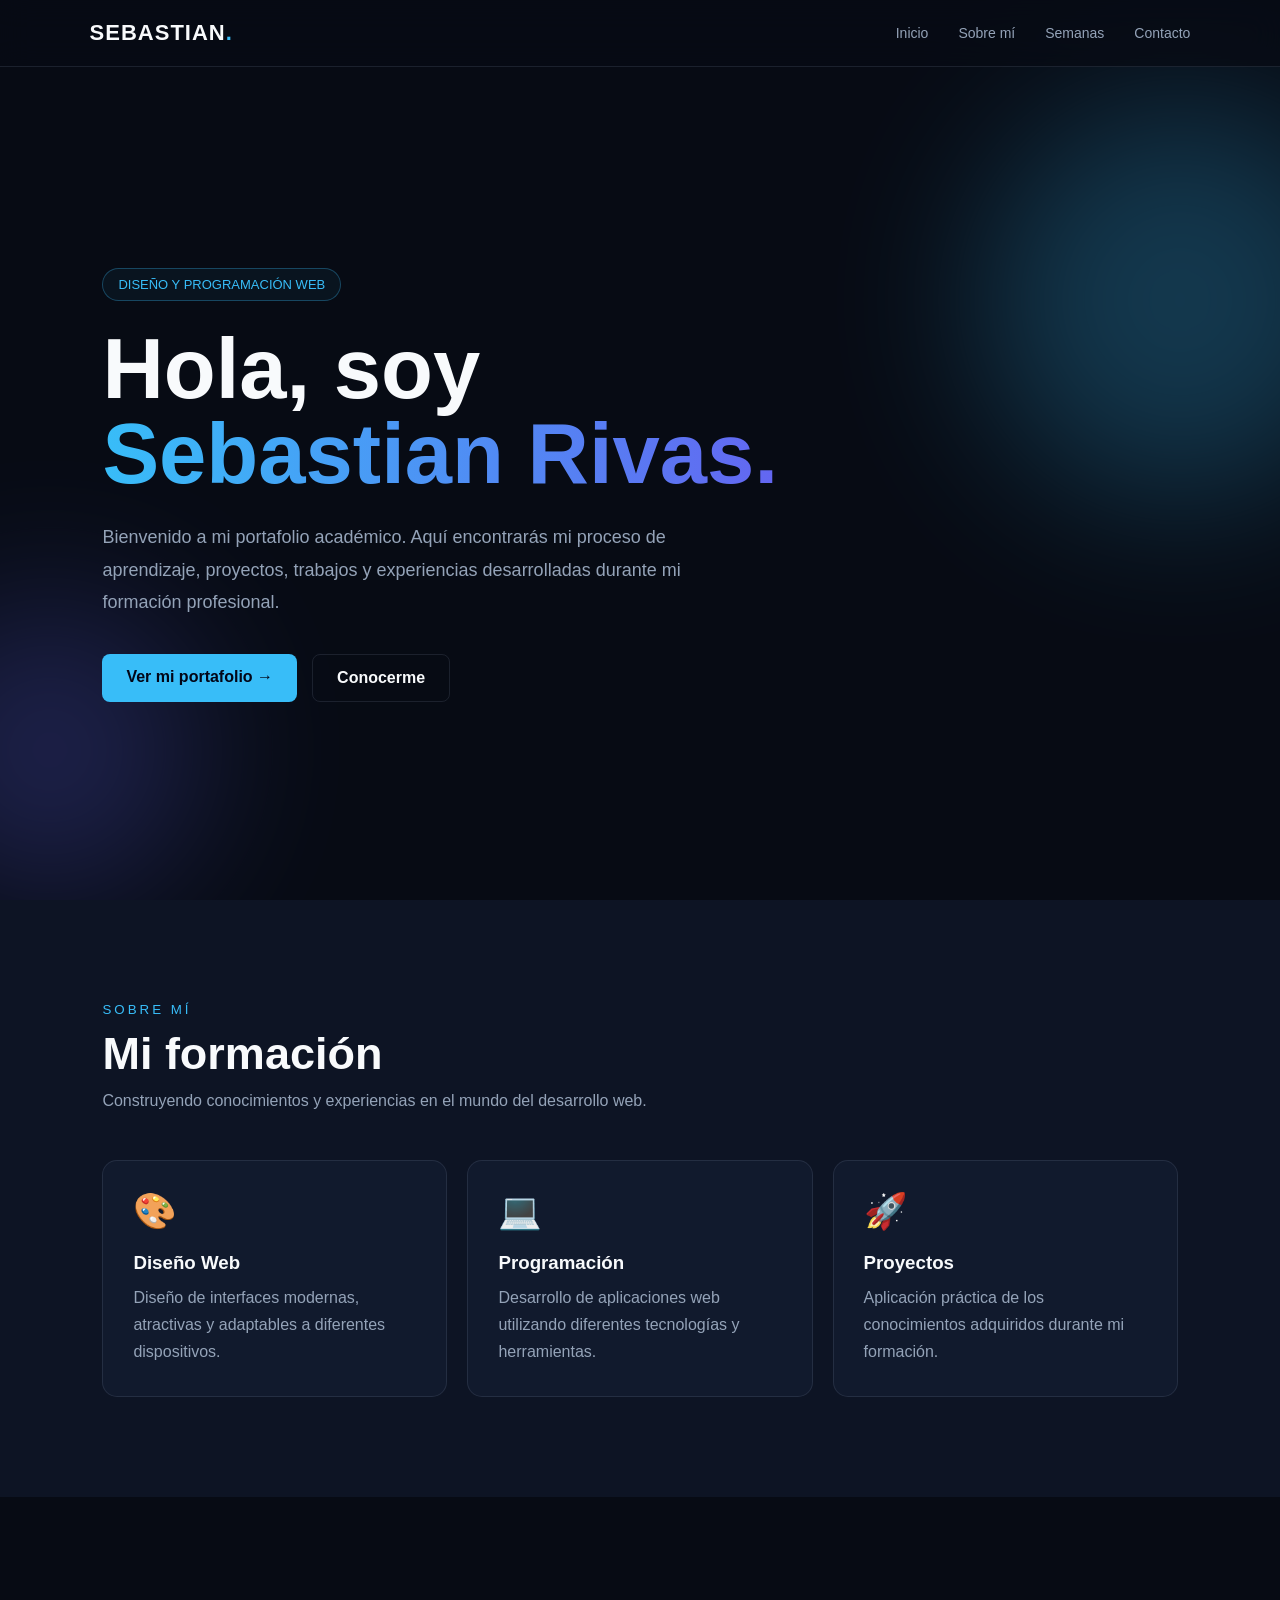
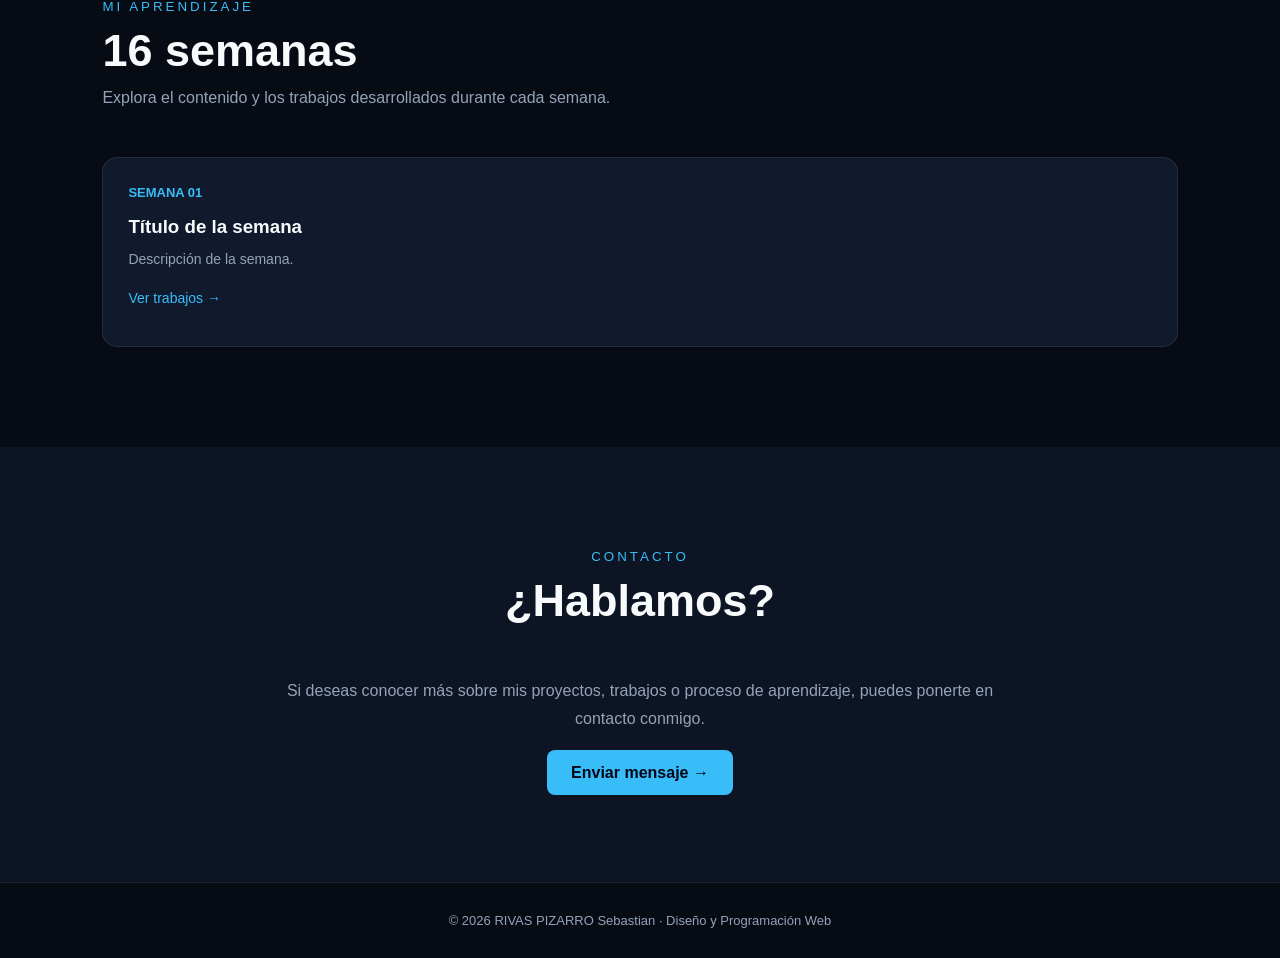
<file: src/main/resources/templates/index.html>
<!DOCTYPE html>
<html lang="es"
      xmlns:th="http://www.thymeleaf.org">

<head>

    <meta charset="UTF-8">

    <meta name="viewport"
          content="width=device-width, initial-scale=1.0">

    <title>Sebastian Rivas | Portafolio</title>

    <style>

        * {
            margin: 0;
            padding: 0;
            box-sizing: border-box;
            scroll-behavior: smooth;
        }

        :root {
            --bg: #070b14;
            --bg-secondary: #0d1424;
            --card: #111a2d;
            --text: #f8fafc;
            --muted: #94a3b8;
            --primary: #38bdf8;
            --secondary: #6366f1;
            --border: rgba(148,163,184,0.15);
        }

        body {
            font-family: Arial, Helvetica, sans-serif;
            background: var(--bg);
            color: var(--text);
            overflow-x: hidden;
        }


        /* =========================
           NAVBAR
        ========================= */

        .navbar {

            position: fixed;

            top: 0;
            left: 0;

            width: 100%;

            padding: 20px 7%;

            display: flex;

            justify-content: space-between;

            align-items: center;

            z-index: 1000;

            background: rgba(7,11,20,0.75);

            backdrop-filter: blur(15px);

            border-bottom: 1px solid var(--border);

        }

        .logo {

            font-size: 22px;

            font-weight: 800;

            letter-spacing: 1px;

        }

        .logo span {

            color: var(--primary);

        }

        .nav-links {

            display: flex;

            gap: 30px;

            list-style: none;

        }

        .nav-links a {

            color: var(--muted);

            text-decoration: none;

            font-size: 14px;

            transition: .3s;

        }

        .nav-links a:hover {

            color: var(--primary);

        }


        /* =========================
           HERO
        ========================= */

        .hero {

            min-height: 100vh;

            padding: 150px 8% 80px;

            display: flex;

            align-items: center;

            position: relative;

            overflow: hidden;

        }

        .hero-content {

            max-width: 800px;

            position: relative;

            z-index: 2;

        }

        .tag {

            display: inline-block;

            padding: 8px 15px;

            border: 1px solid rgba(56,189,248,.3);

            border-radius: 30px;

            color: var(--primary);

            font-size: 13px;

            margin-bottom: 25px;

            background: rgba(56,189,248,.05);

        }

        .hero h1 {

            font-size: clamp(45px, 7vw, 85px);

            line-height: 1;

            margin-bottom: 25px;

        }

        .hero h1 span {

            background: linear-gradient(
                    90deg,
                    var(--primary),
                    var(--secondary)
            );

            -webkit-background-clip: text;

            -webkit-text-fill-color: transparent;

        }

        .hero p {

            color: var(--muted);

            font-size: 18px;

            line-height: 1.8;

            max-width: 650px;

            margin-bottom: 35px;

        }

        .buttons {

            display: flex;

            gap: 15px;

            flex-wrap: wrap;

        }

        .btn {

            padding: 14px 24px;

            border-radius: 8px;

            text-decoration: none;

            font-weight: bold;

            transition: .3s;

        }

        .btn-primary {

            color: #020617;

            background: var(--primary);

        }

        .btn-primary:hover {

            transform: translateY(-4px);

            box-shadow: 0 10px 30px rgba(56,189,248,.25);

        }

        .btn-outline {

            border: 1px solid var(--border);

            color: var(--text);

        }

        .btn-outline:hover {

            border-color: var(--primary);

            color: var(--primary);

        }


        /* =========================
           DECORACIÓN
        ========================= */

        .orb {

            position: absolute;

            border-radius: 50%;

            filter: blur(80px);

            opacity: .25;

            animation: float 8s ease-in-out infinite;

        }

        .orb-one {

            width: 400px;

            height: 400px;

            background: var(--primary);

            right: -100px;

            top: 100px;

        }

        .orb-two {

            width: 300px;

            height: 300px;

            background: var(--secondary);

            left: -100px;

            bottom: 0;

            animation-delay: 2s;

        }

        @keyframes float {

            0%,100% {
                transform: translateY(0);
            }

            50% {
                transform: translateY(-30px);
            }
        }


        /* =========================
           SECCIONES
        ========================= */

        section {

            padding: 100px 8%;

        }

        .section-title {

            margin-bottom: 50px;

        }

        .section-title small {

            color: var(--primary);

            text-transform: uppercase;

            letter-spacing: 3px;

        }

        .section-title h2 {

            font-size: 45px;

            margin-top: 10px;

        }

        .section-title p {

            color: var(--muted);

            margin-top: 12px;

        }


        /* =========================
           SOBRE MI
        ========================= */

        .about {

            background: var(--bg-secondary);

        }

        .about-grid {

            display: grid;

            grid-template-columns: repeat(3, 1fr);

            gap: 20px;

        }

        .about-card {

            background: var(--card);

            border: 1px solid var(--border);

            padding: 30px;

            border-radius: 15px;

            transition: .3s;

        }

        .about-card:hover {

            transform: translateY(-8px);

            border-color: rgba(56,189,248,.5);

        }

        .about-card .icon {

            font-size: 35px;

            margin-bottom: 20px;

        }

        .about-card h3 {

            margin-bottom: 10px;

        }

        .about-card p {

            color: var(--muted);

            line-height: 1.7;

        }


        /* =========================
           SEMANAS
        ========================= */

        .weeks {

            background: var(--bg);

        }

        .weeks-grid {

            display: grid;

            grid-template-columns:
                repeat(auto-fit, minmax(220px, 1fr));

            gap: 20px;

        }

        .week-card {

            position: relative;

            background: var(--card);

            border: 1px solid var(--border);

            border-radius: 15px;

            padding: 25px;

            min-height: 190px;

            transition: .35s;

            overflow: hidden;

        }

        .week-card::before {

            content: "";

            position: absolute;

            width: 100px;

            height: 100px;

            background: var(--primary);

            filter: blur(70px);

            opacity: 0;

            transition: .35s;

        }

        .week-card:hover {

            transform: translateY(-8px);

            border-color: var(--primary);

        }

        .week-card:hover::before {

            opacity: .15;

        }

        .week-number {

            font-size: 13px;

            color: var(--primary);

            font-weight: bold;

        }

        .week-card h3 {

            margin-top: 15px;

            margin-bottom: 10px;

        }

        .week-card p {

            color: var(--muted);

            font-size: 14px;

            line-height: 1.6;

        }

        .week-link {

            display: inline-block;

            margin-top: 20px;

            color: var(--primary);

            text-decoration: none;

            font-size: 14px;

        }


        /* =========================
           CONTACTO
        ========================= */

        .contact {

            background: var(--bg-secondary);

            text-align: center;

        }

        .contact-box {

            max-width: 750px;

            margin: auto;

        }

        .contact-box h2 {

            font-size: 45px;

            margin-bottom: 20px;

        }

        .contact-box p {

            color: var(--muted);

            line-height: 1.8;

            margin-bottom: 30px;

        }


        /* =========================
           FOOTER
        ========================= */

        footer {

            padding: 30px 8%;

            text-align: center;

            color: var(--muted);

            font-size: 13px;

            border-top: 1px solid var(--border);

        }


        /* =========================
           RESPONSIVE
        ========================= */

        @media(max-width: 800px) {

            .nav-links {

                display: none;

            }

            .hero {

                padding-top: 130px;

            }

            .about-grid {

                grid-template-columns: 1fr;

            }

            section {

                padding: 70px 6%;

            }

        }

    </style>

</head>


<body>


<!-- =========================
     NAVBAR
========================= -->

<header class="navbar">

    <div class="logo">

        SEBASTIAN<span>.</span>

    </div>

    <ul class="nav-links">

        <li>
            <a href="#inicio">Inicio</a>
        </li>

        <li>
            <a href="#sobre-mi">Sobre mí</a>
        </li>

        <li>
            <a href="#semanas">Semanas</a>
        </li>

        <li>
            <a href="#contacto">Contacto</a>
        </li>

    </ul>

</header>


<!-- =========================
     HERO
========================= -->

<section class="hero"
         id="inicio">

    <div class="orb orb-one"></div>

    <div class="orb orb-two"></div>

    <div class="hero-content">

        <span class="tag">
            DISEÑO Y PROGRAMACIÓN WEB
        </span>

        <h1>

            Hola, soy

            <br>

            <span>
                Sebastian Rivas.
            </span>

        </h1>

        <p>

            Bienvenido a mi portafolio académico.
            Aquí encontrarás mi proceso de aprendizaje,
            proyectos, trabajos y experiencias desarrolladas
            durante mi formación profesional.

        </p>

        <div class="buttons">

            <a href="#semanas"
               class="btn btn-primary">

                Ver mi portafolio →

            </a>

            <a href="#sobre-mi"
               class="btn btn-outline">

                Conocerme

            </a>

        </div>

    </div>

</section>


<!-- =========================
     SOBRE MI
========================= -->

<section class="about"
         id="sobre-mi">

    <div class="section-title">

        <small>
            Sobre mí
        </small>

        <h2>
            Mi formación
        </h2>

        <p>
            Construyendo conocimientos y experiencias
            en el mundo del desarrollo web.
        </p>

    </div>


    <div class="about-grid">


        <div class="about-card">

            <div class="icon">
                🎨
            </div>

            <h3>
                Diseño Web
            </h3>

            <p>
                Diseño de interfaces modernas,
                atractivas y adaptables a diferentes
                dispositivos.
            </p>

        </div>


        <div class="about-card">

            <div class="icon">
                💻
            </div>

            <h3>
                Programación
            </h3>

            <p>
                Desarrollo de aplicaciones web utilizando
                diferentes tecnologías y herramientas.
            </p>

        </div>


        <div class="about-card">

            <div class="icon">
                🚀
            </div>

            <h3>
                Proyectos
            </h3>

            <p>
                Aplicación práctica de los conocimientos
                adquiridos durante mi formación.
            </p>

        </div>


    </div>

</section>


<!-- =========================
     SEMANAS
========================= -->

<section class="weeks"
         id="semanas">

    <div class="section-title">

        <small>
            Mi aprendizaje
        </small>

        <h2>
            16 semanas
        </h2>

        <p>
            Explora el contenido y los trabajos
            desarrollados durante cada semana.
        </p>

    </div>


    <div class="weeks-grid">


        <article class="week-card"
                 th:each="semana : ${semanas}">

            <span class="week-number"
                  th:text="'SEMANA ' + ${semana.numero}">

                SEMANA 01

            </span>

            <h3
                    th:text="${semana.titulo}">

                Título de la semana

            </h3>

            <p
                    th:text="${semana.descripcion}">

                Descripción de la semana.

            </p>

            <a href="#"
               class="week-link">

                Ver trabajos →

            </a>

        </article>


    </div>

</section>


<!-- =========================
     CONTACTO
========================= -->

<section class="contact"
         id="contacto">

    <div class="contact-box">

        <div class="section-title">

            <small>
                Contacto
            </small>

            <h2>
                ¿Hablamos?
            </h2>

        </div>

        <p>

            Si deseas conocer más sobre mis proyectos,
            trabajos o proceso de aprendizaje,
            puedes ponerte en contacto conmigo.

        </p>

        <a href="mailto:"
           class="btn btn-primary">

            Enviar mensaje →

        </a>

    </div>

</section>


<!-- =========================
     FOOTER
========================= -->

<footer>

    © 2026 RIVAS PIZARRO Sebastian ·
    Diseño y Programación Web

</footer>


</body>

</html>
</file>
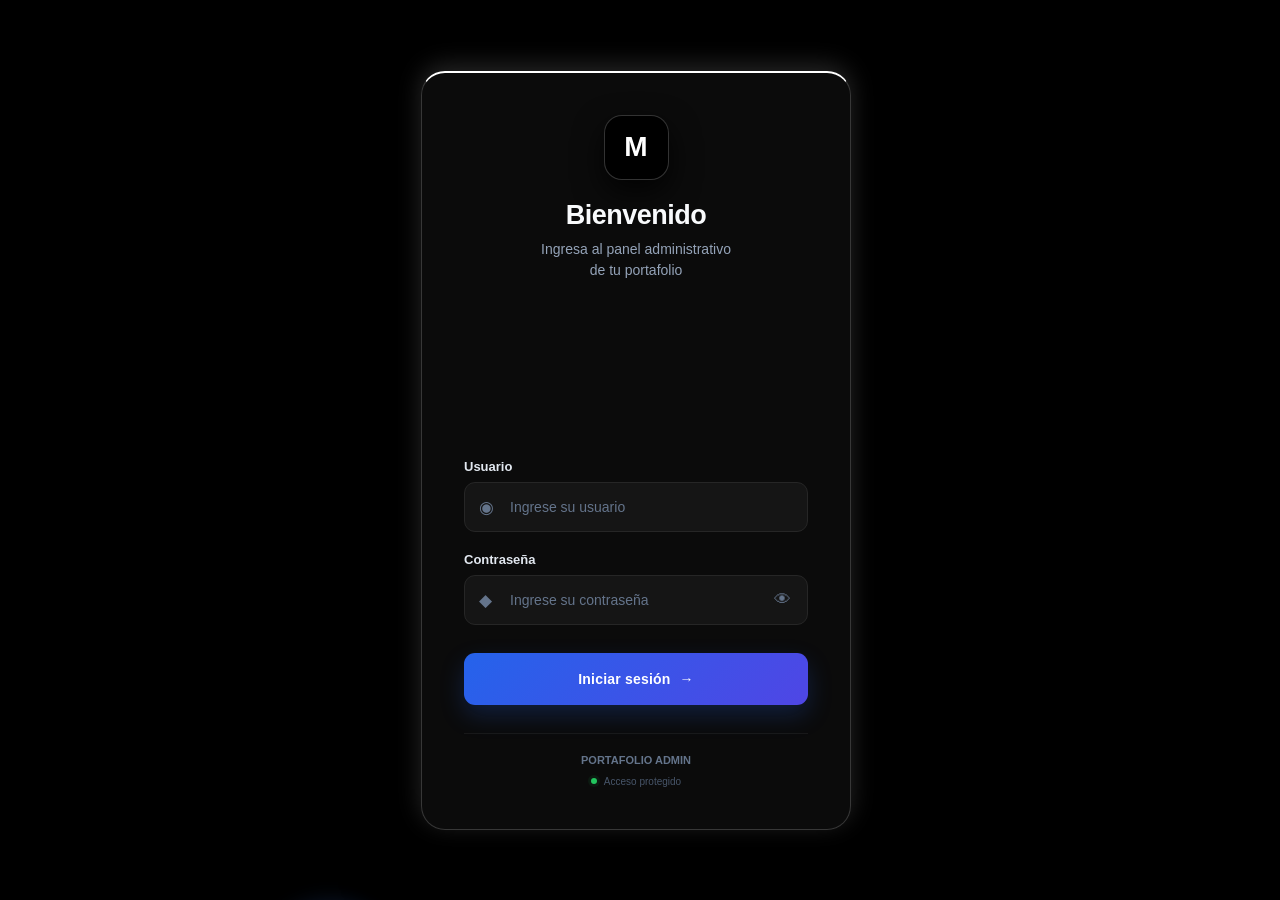
<file: src/main/resources/templates/login.html>
<!DOCTYPE html>
<html lang="es"
      xmlns:th="http://www.thymeleaf.org">

<head>

    <meta charset="UTF-8">

    <meta name="viewport"
          content="width=device-width, initial-scale=1.0">

    <title>Acceso | Panel Administrativo</title>


    <style>

        /* =========================================
           RESET
        ========================================= */

        * {
            margin: 0;
            padding: 0;
            box-sizing: border-box;
        }


        /* =========================================
           BODY (FONDO NEGRO Y CONTENEDOR DE BURBUJAS)
        ========================================= */

        body {

            min-height: 100vh;

            display: flex;

            align-items: center;

            justify-content: center;

            padding: 40px 20px;

            font-family:
                    "Segoe UI",
                    Arial,
                    Helvetica,
                    sans-serif;

            background: #000000;

            overflow: hidden;

            position: relative;

        }


        /* =========================================
           EFECTO DE BURBUJAS FLOTANTES
        ========================================= */

        .bubbles-container {

            position: fixed;

            top: 0;

            left: 0;

            width: 100%;

            height: 100%;

            z-index: 1;

            pointer-events: none;

            overflow: hidden;

        }


        .bubble {

            position: absolute;

            bottom: -150px;

            background: radial-gradient(
                    circle at 30% 30%,
                    rgba(255, 255, 255, 0.15),
                    rgba(59, 130, 246, 0.05) 60%,
                    transparent 100%
            );

            border: 1px solid rgba(255, 255, 255, 0.15);

            border-radius: 50%;

            box-shadow:
                    inset 0 0 15px rgba(255, 255, 255, 0.1),
                    0 0 20px rgba(59, 130, 246, 0.15);

            animation: rise 12s infinite ease-in-out;

        }


        /* Variaciones de tamaño, posición y tiempo */

        .bubble:nth-child(1) {

            width: 80px;

            height: 80px;

            left: 10%;

            animation-duration: 10s;

            animation-delay: 0s;

        }


        .bubble:nth-child(2) {

            width: 40px;

            height: 40px;

            left: 25%;

            animation-duration: 7s;

            animation-delay: 2s;

        }


        .bubble:nth-child(3) {

            width: 120px;

            height: 120px;

            left: 40%;

            animation-duration: 14s;

            animation-delay: 4s;

        }


        .bubble:nth-child(4) {

            width: 60px;

            height: 60px;

            left: 60%;

            animation-duration: 9s;

            animation-delay: 1s;

        }


        .bubble:nth-child(5) {

            width: 100px;

            height: 100px;

            left: 75%;

            animation-duration: 12s;

            animation-delay: 3s;

        }


        .bubble:nth-child(6) {

            width: 50px;

            height: 50px;

            left: 90%;

            animation-duration: 8s;

            animation-delay: 5s;

        }


        .bubble:nth-child(7) {

            width: 150px;

            height: 150px;

            left: 20%;

            animation-duration: 16s;

            animation-delay: 7s;

        }


        .bubble:nth-child(8) {

            width: 35px;

            height: 35px;

            left: 80%;

            animation-duration: 6s;

            animation-delay: 3.5s;

        }


        @keyframes rise {

            0% {

                bottom: -150px;

                transform: translateX(0) scale(1);

                opacity: 0;

            }

            20% {

                opacity: 0.8;

            }

            50% {

                transform: translateX(40px) scale(1.1);

            }

            80% {

                opacity: 0.8;

            }

            100% {

                bottom: 110vh;

                transform: translateX(-30px) scale(0.9);

                opacity: 0;

            }

        }


        /* =========================================
           CONTENEDOR
        ========================================= */

        .login-wrapper {

            position: relative;

            z-index: 10;

            width: 100%;

            max-width: 430px;

            animation: containerAppear 0.6s ease;

        }


        @keyframes containerAppear {

            from {

                opacity: 0;

                transform:
                        translateY(25px)
                        scale(0.98);

            }

            to {

                opacity: 1;

                transform:
                        translateY(0)
                        scale(1);

            }

        }


        /* =========================================
           TARJETA (BORDE SUPERIOR Y CRISTALIZADO)
        ========================================= */

        .login-card {

            position: relative;

            padding: 42px;

            background: rgba(13, 13, 13, 0.85);

            border: 1px solid rgba(255, 255, 255, 0.18);

            border-top: 2px solid #ffffff;

            border-radius: 24px;

            box-shadow:
                    0 -6px 25px rgba(255, 255, 255, 0.15),
                    0 30px 80px rgba(0, 0, 0, 0.95);

            backdrop-filter: blur(20px);

            -webkit-backdrop-filter: blur(20px);

        }


        /* =========================================
           LOGO NEGRO
        ========================================= */

        .logo {

            width: 65px;

            height: 65px;

            margin: 0 auto 20px;

            display: flex;

            align-items: center;

            justify-content: center;

            border-radius: 18px;

            background: #000000;

            border: 1px solid rgba(255, 255, 255, 0.2);

            color: #ffffff;

            font-size: 28px;

            font-weight: 800;

            box-shadow:
                    0 12px 30px rgba(0, 0, 0, 0.8);

            animation: logoFloat 3s ease-in-out infinite;

        }


        @keyframes logoFloat {

            0%,
            100% {

                transform: translateY(0);

            }

            50% {

                transform: translateY(-4px);

            }

        }


        /* =========================================
           TITULO
        ========================================= */

        .login-title {

            text-align: center;

            color: #f8fafc;

            font-size: 27px;

            font-weight: 750;

            letter-spacing: -0.5px;

        }


        .login-subtitle {

            margin-top: 8px;

            margin-bottom: 32px;

            text-align: center;

            color: #94a3b8;

            font-size: 14px;

            line-height: 1.5;

        }


        /* =========================================
           ALERTAS
        ========================================= */

        .notification {

            display: flex;

            align-items: center;

            gap: 11px;

            margin-bottom: 20px;

            padding: 12px 14px;

            border-radius: 11px;

            font-size: 13px;

            animation:
                    notificationIn 0.35s ease;

        }


        @keyframes notificationIn {

            from {

                opacity: 0;

                transform: translateY(-8px);

            }

            to {

                opacity: 1;

                transform: translateY(0);

            }

        }


        .notification.hide {

            animation:
                    notificationOut 0.35s ease forwards;

        }


        @keyframes notificationOut {

            from {

                opacity: 1;

                transform: translateY(0);

            }

            to {

                opacity: 0;

                transform: translateY(-8px);

            }

        }


        .notification-icon {

            width: 27px;

            height: 27px;

            flex-shrink: 0;

            display: flex;

            align-items: center;

            justify-content: center;

            border-radius: 8px;

            font-weight: bold;

        }


        .notification.error {

            color: #fecaca;

            background:
                    rgba(239,68,68,0.10);

            border:
                    1px solid rgba(239,68,68,0.18);

        }


        .notification.error
        .notification-icon {

            background:
                    rgba(239,68,68,0.18);

            color: #f87171;

        }


        .notification.success {

            color: #bbf7d0;

            background:
                    rgba(34,197,94,0.10);

            border:
                    1px solid rgba(34,197,94,0.18);

        }


        .notification.success
        .notification-icon {

            background:
                    rgba(34,197,94,0.18);

            color: #4ade80;

        }


        /* =========================================
           FORMULARIO
        ========================================= */

        .form-group {

            margin-bottom: 20px;

        }


        .form-label {

            display: block;

            margin-bottom: 8px;

            color: #e2e8f0;

            font-size: 13px;

            font-weight: 600;

        }


        /* =========================================
           INPUT
        ========================================= */

        .input-wrapper {

            position: relative;

        }


        .input-icon {

            position: absolute;

            left: 15px;

            top: 50%;

            transform: translateY(-50%);

            color: #64748b;

            font-size: 17px;

            pointer-events: none;

            transition: color 0.2s ease;

        }


        input {

            width: 100%;

            height: 50px;

            padding:
                    0 15px 0 45px;

            border:
                    1px solid #262626;

            border-radius: 11px;

            outline: none;

            background: rgba(23, 23, 23, 0.9);

            color: #f8fafc;

            font-size: 14px;

            transition:
                    border-color 0.2s ease,
                    box-shadow 0.2s ease,
                    background 0.2s ease;

        }


        input::placeholder {

            color: #64748b;

        }


        input:hover {

            border-color: #404040;

        }


        input:focus {

            border-color: #3b82f6;

            background: #1f1f1f;

            box-shadow:
                    0 0 0 3px rgba(59,130,246,0.12);

        }


        .input-wrapper:focus-within
        .input-icon {

            color: #60a5fa;

        }


        /* =========================================
           OJITO PASSWORD
        ========================================= */

        .password-input {

            padding-right: 48px;

        }


        .toggle-password {

            position: absolute;

            right: 8px;

            top: 50%;

            transform: translateY(-50%);

            width: 36px;

            height: 36px;

            display: flex;

            align-items: center;

            justify-content: center;

            border: none;

            border-radius: 8px;

            background: transparent;

            color: #64748b;

            cursor: pointer;

            font-size: 17px;

            transition:
                    color 0.2s ease,
                    background 0.2s ease;

        }


        .toggle-password:hover {

            color: #60a5fa;

            background:
                    rgba(59,130,246,0.10);

        }


        /* =========================================
           BOTÓN LOGIN
        ========================================= */

        .login-button {

            position: relative;

            width: 100%;

            height: 52px;

            margin-top: 8px;

            border: none;

            border-radius: 11px;

            background:
                    linear-gradient(
                            135deg,
                            #2563eb,
                            #4f46e5
                    );

            color: white;

            font-size: 14px;

            font-weight: 700;

            letter-spacing: 0.2px;

            cursor: pointer;

            overflow: hidden;

            box-shadow:
                    0 10px 25px rgba(37,99,235,0.22);

            transition:
                    transform 0.2s ease,
                    box-shadow 0.2s ease;

        }


        .login-button:hover {

            transform: translateY(-2px);

            box-shadow:
                    0 14px 30px rgba(37,99,235,0.30);

        }


        .login-button:active {

            transform: translateY(0);

        }


        .button-content {

            position: relative;

            z-index: 2;

            display: flex;

            align-items: center;

            justify-content: center;

            gap: 9px;

        }


        /* =========================================
           FOOTER
        ========================================= */

        .login-footer {

            margin-top: 28px;

            padding-top: 20px;

            border-top:
                    1px solid rgba(255,255,255,0.06);

            text-align: center;

            color: #475569;

            font-size: 11px;

        }


        .login-footer strong {

            color: #64748b;

        }


        /* =========================================
           SEGURIDAD
        ========================================= */

        .security-info {

            display: flex;

            align-items: center;

            justify-content: center;

            gap: 7px;

            margin-top: 10px;

            color: #475569;

            font-size: 10px;

        }


        .security-dot {

            width: 6px;

            height: 6px;

            border-radius: 50%;

            background: #22c55e;

            box-shadow:
                    0 0 0 3px rgba(34,197,94,0.08);

        }


        /* =========================================
           RESPONSIVE
        ========================================= */

        @media (max-width: 500px) {

            body {

                padding: 25px 15px;

            }


            .login-card {

                padding: 32px 25px;

                border-radius: 20px;

            }


            .login-title {

                font-size: 24px;

            }


            .logo {

                width: 58px;

                height: 58px;

                font-size: 24px;

            }

        }

    </style>

</head>


<body>


<!-- =========================================
     BURBUJAS DE FONDO
========================================= -->

<div class="bubbles-container">

    <div class="bubble"></div>

    <div class="bubble"></div>

    <div class="bubble"></div>

    <div class="bubble"></div>

    <div class="bubble"></div>

    <div class="bubble"></div>

    <div class="bubble"></div>

    <div class="bubble"></div>

</div>


<!-- =========================================
     LOGIN
========================================= -->

<div class="login-wrapper">

    <div class="login-card">


        <!-- LOGO -->

        <div class="logo">
            M
        </div>


        <!-- TITULO -->

        <h1 class="login-title">
            Bienvenido
        </h1>


        <p class="login-subtitle">
            Ingresa al panel administrativo<br>
            de tu portafolio
        </p>


        <!-- =====================================
             ERROR LOGIN
        ====================================== -->

        <div
                th:if="${param.error}"
                class="notification error"
                id="errorNotification">

            <div class="notification-icon">
                !
            </div>

            <span>
                Usuario o contraseña incorrectos.
            </span>

        </div>


        <!-- =====================================
             LOGOUT
        ====================================== -->

        <div
                th:if="${param.logout}"
                class="notification success"
                id="logoutNotification">

            <div class="notification-icon">
                ✓
            </div>

            <span>
                Has cerrado sesión correctamente.
            </span>

        </div>


        <!-- =====================================
             FORMULARIO
        ====================================== -->

        <form method="post"
              action="/login">


            <!-- USUARIO -->

            <div class="form-group">

                <label
                        class="form-label"
                        for="username">

                    Usuario

                </label>


                <div class="input-wrapper">

                    <span class="input-icon">
                        ◉
                    </span>

                    <input
                            type="text"
                            id="username"
                            name="username"
                            placeholder="Ingrese su usuario"
                            autocomplete="username"
                            required
                    >

                </div>

            </div>


            <!-- CONTRASEÑA -->

            <div class="form-group">

                <label
                        class="form-label"
                        for="password">

                    Contraseña

                </label>


                <div class="input-wrapper">

                    <span class="input-icon">
                        ◆
                    </span>


                    <input
                            class="password-input"
                            type="password"
                            id="password"
                            name="password"
                            placeholder="Ingrese su contraseña"
                            autocomplete="current-password"
                            required
                    >


                    <!-- OJITO -->

                    <button
                            type="button"
                            class="toggle-password"
                            id="togglePassword"
                            aria-label="Mostrar contraseña">

                        👁

                    </button>

                </div>

            </div>


            <!-- BOTÓN -->

            <button
                    type="submit"
                    class="login-button">

                <span class="button-content">

                    <span>
                        Iniciar sesión
                    </span>

                    <span>
                        →
                    </span>

                </span>

            </button>

        </form>


        <!-- =====================================
             FOOTER
        ====================================== -->

        <div class="login-footer">

            <strong>
                PORTAFOLIO ADMIN
            </strong>

            <div class="security-info">

                <span class="security-dot"></span>

                Acceso protegido

            </div>

        </div>

    </div>

</div>


<!-- =========================================
     JAVASCRIPT
========================================= -->

<script>

    /* =========================================
       MOSTRAR / OCULTAR CONTRASEÑA
    ========================================= */

    const passwordInput =
        document.getElementById("password");

    const togglePassword =
        document.getElementById("togglePassword");


    if (togglePassword && passwordInput) {

        togglePassword.addEventListener(
            "click",
            function () {

                if (passwordInput.type === "password") {

                    passwordInput.type = "text";

                    togglePassword.textContent = "🙈";

                    togglePassword.setAttribute(
                        "aria-label",
                        "Ocultar contraseña"
                    );

                } else {

                    passwordInput.type = "password";

                    togglePassword.textContent = "👁";

                    togglePassword.setAttribute(
                        "aria-label",
                        "Mostrar contraseña"
                    );

                }

            }
        );

    }


    /* =========================================
       NOTIFICACIONES
       DESAPARECEN EN 1 SEGUNDO
    ========================================= */

    const notifications =
        document.querySelectorAll(".notification");


    notifications.forEach(function(notification) {

        setTimeout(function() {

            notification.classList.add("hide");

        }, 1000);


        setTimeout(function() {

            notification.remove();

        }, 1400);

    });

</script>


</body>
</html>s
</file>
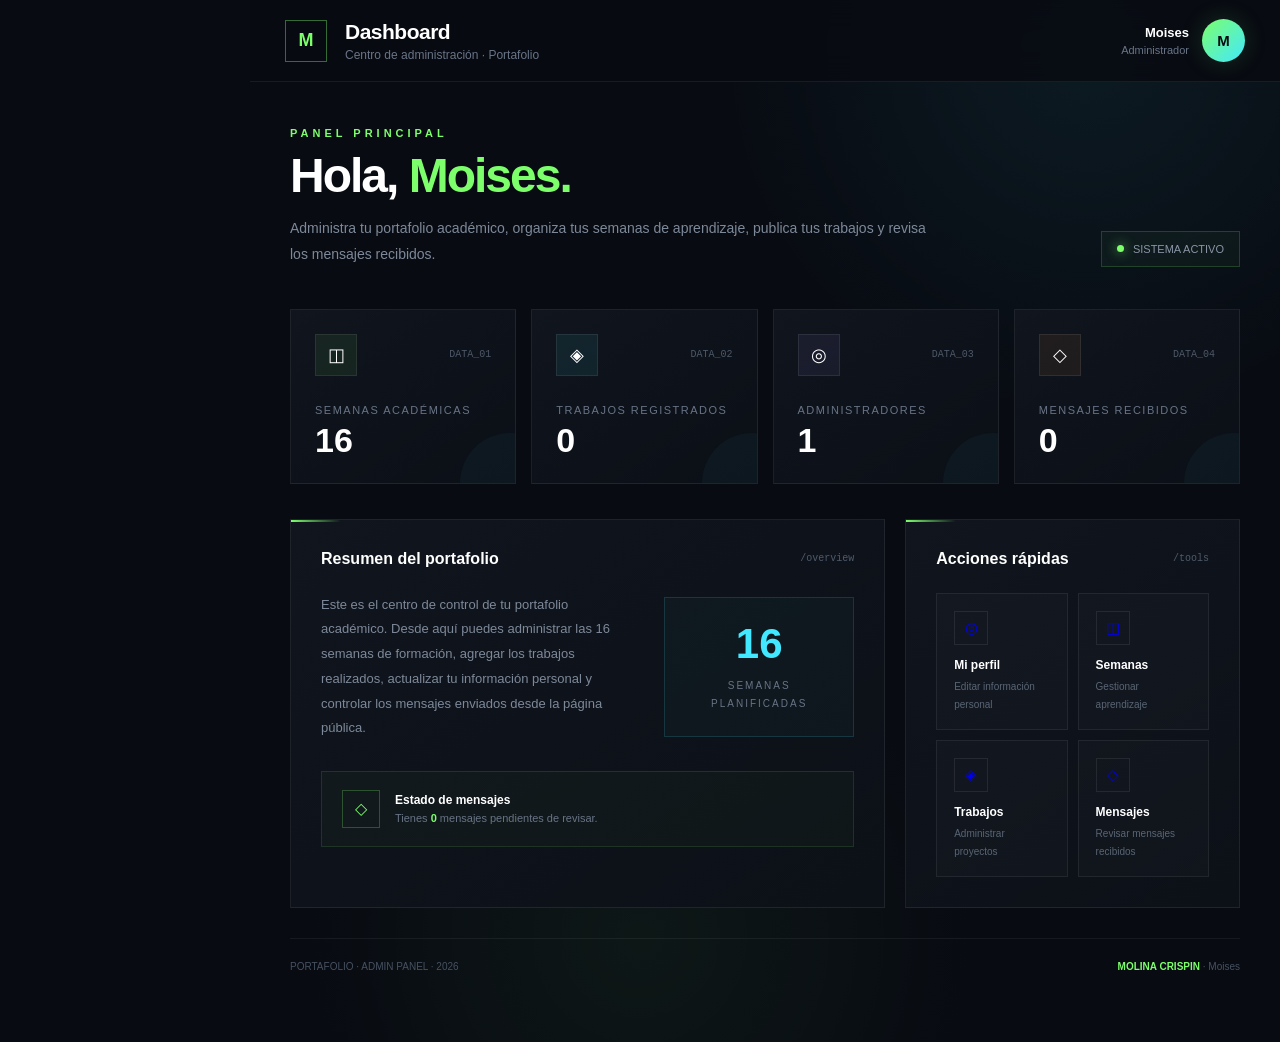
<file: src/main/resources/templates/admin/dashboard.html>
<!DOCTYPE html>
<html lang="es"
      xmlns:th="http://www.thymeleaf.org">

<head>

    <meta charset="UTF-8">

    <meta name="viewport"
          content="width=device-width, initial-scale=1.0">

    <title>
        Dashboard | MOLINA CRISPIN, Moises
    </title>

    <style>

        /* =====================================================
           RESET
           ===================================================== */

        * {
            margin: 0;
            padding: 0;
            box-sizing: border-box;
        }


        body {

            font-family:
                    Inter,
                    Arial,
                    Helvetica,
                    sans-serif;

            background: #080b12;

            color: #ffffff;

            overflow-x: hidden;

        }


        /* =====================================================
           DASHBOARD
           ===================================================== */

        .dashboard {

            min-height: 100vh;

            background:
                    radial-gradient(
                            circle at 85% 5%,
                            rgba(66, 232, 255, .07),
                            transparent 25%
                    ),
                    radial-gradient(
                            circle at 50% 90%,
                            rgba(124, 255, 107, .05),
                            transparent 30%
                    );

        }


        /* =====================================================
           CONTENIDO PRINCIPAL
           ===================================================== */

        .main {

            margin-left: 250px;

            min-height: 100vh;

            position: relative;

        }


        /* =====================================================
           TOPBAR
           ===================================================== */

        .topbar {

            height: 82px;

            padding: 0 35px;

            display: flex;

            align-items: center;

            justify-content: space-between;

            background:
                    rgba(8, 11, 18, .88);

            border-bottom:
                    1px solid rgba(255,255,255,.07);

            position: sticky;

            top: 0;

            z-index: 100;

            backdrop-filter: blur(15px);

        }


        .topbar-left {

            display: flex;

            align-items: center;

            gap: 18px;

        }


        .topbar-mark {

            width: 42px;

            height: 42px;

            display: flex;

            align-items: center;

            justify-content: center;

            border:
                    1px solid rgba(124,255,107,.4);

            color: #7cff6b;

            font-size: 18px;

            font-weight: 900;

        }


        .topbar-left h1 {

            font-size: 21px;

            font-weight: 800;

            color: #ffffff;

            letter-spacing: -.5px;

        }


        .topbar-left span {

            display: block;

            margin-top: 4px;

            color: #697587;

            font-size: 12px;

        }


        /* =====================================================
           ADMIN
           ===================================================== */

        .admin {

            display: flex;

            align-items: center;

            gap: 13px;

        }


        .admin-info {

            text-align: right;

        }


        .admin-name {

            display: block;

            color: #ffffff;

            font-size: 13px;

            font-weight: 700;

        }


        .admin-role {

            display: block;

            margin-top: 4px;

            color: #697587;

            font-size: 11px;

        }


        .avatar {

            width: 43px;

            height: 43px;

            display: flex;

            align-items: center;

            justify-content: center;

            border-radius: 50%;

            background:
                    linear-gradient(
                            135deg,
                            #7cff6b,
                            #42e8ff
                    );

            color: #080b12;

            font-size: 15px;

            font-weight: 900;

            box-shadow:
                    0 0 25px rgba(124,255,107,.15);

        }


        /* =====================================================
           CONTENIDO
           ===================================================== */

        .content {

            padding: 45px 40px 70px;

            max-width: 1500px;

        }


        /* =====================================================
           HERO DEL DASHBOARD
           ===================================================== */

        .dashboard-intro {

            display: grid;

            grid-template-columns: 1fr auto;

            align-items: end;

            gap: 30px;

            margin-bottom: 42px;

        }


        .intro-label {

            display: block;

            color: #7cff6b;

            font-size: 11px;

            font-weight: 800;

            letter-spacing: 4px;

            margin-bottom: 12px;

        }


        .welcome h2 {

            font-size: clamp(30px, 4vw, 48px);

            line-height: 1.05;

            letter-spacing: -2px;

            color: #ffffff;

            margin-bottom: 15px;

        }


        .welcome h2 span {

            color: #7cff6b;

        }


        .welcome p {

            max-width: 650px;

            color: #7d8999;

            font-size: 14px;

            line-height: 1.8;

        }


        .system-status {

            display: flex;

            align-items: center;

            gap: 9px;

            padding: 11px 15px;

            border:
                    1px solid rgba(124,255,107,.18);

            background:
                    rgba(124,255,107,.035);

            color: #8995a5;

            font-size: 11px;

            white-space: nowrap;

        }


        .status-dot {

            width: 7px;

            height: 7px;

            border-radius: 50%;

            background: #7cff6b;

            box-shadow:
                    0 0 12px rgba(124,255,107,.8);

        }


        /* =====================================================
           ESTADÍSTICAS
           ===================================================== */

        .stats {

            display: grid;

            grid-template-columns:
                    repeat(4, 1fr);

            gap: 15px;

            margin-bottom: 35px;

        }


        .stat-card {

            min-height: 175px;

            padding: 24px;

            position: relative;

            overflow: hidden;

            background:
                    linear-gradient(
                            145deg,
                            #10151e,
                            #0b0f16
                    );

            border:
                    1px solid rgba(255,255,255,.07);

            transition:
                    transform .35s ease,
                    border-color .35s ease;

        }


        .stat-card::after {

            content: "";

            position: absolute;

            width: 100px;

            height: 100px;

            border-radius: 50%;

            right: -45px;

            bottom: -50px;

            background:
                    rgba(66,232,255,.04);

        }


        .stat-card:hover {

            transform: translateY(-5px);

            border-color:
                    rgba(124,255,107,.3);

        }


        .stat-top {

            display: flex;

            justify-content: space-between;

            align-items: center;

            margin-bottom: 28px;

        }


        .stat-icon {

            width: 42px;

            height: 42px;

            display: flex;

            align-items: center;

            justify-content: center;

            border: 1px solid rgba(255,255,255,.08);

            font-size: 18px;

        }


        .icon-green {

            background:
                    rgba(124,255,107,.07);

        }


        .icon-cyan {

            background:
                    rgba(66,232,255,.07);

        }


        .icon-purple {

            background:
                    rgba(167,139,250,.07);

        }


        .icon-orange {

            background:
                    rgba(251,146,60,.07);

        }


        .stat-code {

            color: #4d5868;

            font-size: 10px;

            font-family: monospace;

        }


        .stat-label {

            color: #687486;

            font-size: 11px;

            text-transform: uppercase;

            letter-spacing: 1.5px;

            margin-bottom: 7px;

        }


        .stat-number {

            color: #ffffff;

            font-size: 34px;

            line-height: 1;

            font-weight: 900;

        }


        /* =====================================================
           ÁREA PRINCIPAL
           ===================================================== */

        .dashboard-grid {

            display: grid;

            grid-template-columns:
                    minmax(0, 1.6fr)
                    minmax(280px, .9fr);

            gap: 20px;

        }


        /* =====================================================
           PANELES
           ===================================================== */

        .panel {

            background:
                    linear-gradient(
                            145deg,
                            #10151e,
                            #0c1017
                    );

            border:
                    1px solid rgba(255,255,255,.07);

            padding: 30px;

            position: relative;

        }


        .panel::before {

            content: "";

            position: absolute;

            top: 0;

            left: 0;

            width: 50px;

            height: 2px;

            background:
                    linear-gradient(
                            90deg,
                            #7cff6b,
                            transparent
                    );

        }


        .panel-header {

            display: flex;

            align-items: center;

            justify-content: space-between;

            margin-bottom: 25px;

        }


        .panel-header h3 {

            color: #ffffff;

            font-size: 16px;

            font-weight: 800;

        }


        .panel-header span {

            color: #4f5b6b;

            font-family: monospace;

            font-size: 10px;

        }


        /* =====================================================
           RESUMEN
           ===================================================== */

        .summary-layout {

            display: grid;

            grid-template-columns:
                    1fr 190px;

            gap: 35px;

            align-items: center;

        }


        .summary-text {

            color: #7d8999;

            font-size: 13px;

            line-height: 1.9;

            max-width: 650px;

        }


        .summary-number {

            padding: 25px;

            border:
                    1px solid rgba(66,232,255,.15);

            background:
                    rgba(66,232,255,.025);

            text-align: center;

        }


        .summary-number strong {

            display: block;

            color: #42e8ff;

            font-size: 42px;

            line-height: 1;

            margin-bottom: 10px;

        }


        .summary-number span {

            color: #687486;

            font-size: 10px;

            letter-spacing: 2px;

            text-transform: uppercase;

        }


        /* =====================================================
           ESTADO MENSAJES
           ===================================================== */

        .message-status {

            margin-top: 30px;

            padding: 18px 20px;

            display: flex;

            align-items: center;

            gap: 15px;

            border:
                    1px solid rgba(124,255,107,.12);

            background:
                    rgba(124,255,107,.025);

        }


        .message-status-icon {

            width: 38px;

            height: 38px;

            display: flex;

            align-items: center;

            justify-content: center;

            border:
                    1px solid rgba(124,255,107,.25);

            color: #7cff6b;

        }


        .message-status strong {

            display: block;

            color: #ffffff;

            font-size: 12px;

            margin-bottom: 5px;

        }


        .message-status p {

            color: #687486;

            font-size: 11px;

        }


        .message-status p strong {

            display: inline;

            color: #7cff6b;

            font-size: inherit;

        }


        /* =====================================================
           ACCIONES RÁPIDAS
           ===================================================== */

        .quick-actions {

            display: grid;

            grid-template-columns:
                    repeat(2, 1fr);

            gap: 10px;

        }


        .quick-action {

            display: flex;

            flex-direction: column;

            gap: 13px;

            padding: 17px;

            min-height: 115px;

            text-decoration: none;

            border:
                    1px solid rgba(255,255,255,.07);

            background:
                    rgba(255,255,255,.015);

            transition: .3s;

        }


        .quick-action:hover {

            border-color:
                    rgba(66,232,255,.35);

            background:
                    rgba(66,232,255,.035);

            transform: translateY(-3px);

        }


        .quick-icon {

            width: 34px;

            height: 34px;

            display: flex;

            align-items: center;

            justify-content: center;

            border:
                    1px solid rgba(255,255,255,.08);

            font-size: 15px;

        }


        .quick-action strong {

            display: block;

            color: #ffffff;

            font-size: 12px;

            margin-bottom: 4px;

        }


        .quick-action small {

            color: #596575;

            font-size: 10px;

        }


        /* =====================================================
           LÍNEA INFERIOR
           ===================================================== */

        .dashboard-footer {

            margin-top: 30px;

            padding-top: 22px;

            border-top:
                    1px solid rgba(255,255,255,.06);

            display: flex;

            align-items: center;

            justify-content: space-between;

            color: #465161;

            font-size: 10px;

        }


        .dashboard-footer strong {

            color: #7cff6b;

            font-weight: 700;

        }


        /* =====================================================
           RESPONSIVE
           ===================================================== */

        @media (max-width: 1150px) {

            .stats {

                grid-template-columns:
                        repeat(2, 1fr);

            }

            .dashboard-grid {

                grid-template-columns: 1fr;

            }

        }


        @media (max-width: 800px) {

            .main {

                margin-left: 200px;

            }

            .content {

                padding: 30px 22px 50px;

            }

            .dashboard-intro {

                grid-template-columns: 1fr;

                align-items: start;

            }

            .system-status {

                width: fit-content;

            }

            .summary-layout {

                grid-template-columns: 1fr;

            }

        }


        @media (max-width: 600px) {

            .topbar {

                height: 70px;

                padding: 0 18px;

            }

            .topbar-mark {

                display: none;

            }

            .topbar-left h1 {

                font-size: 18px;

            }

            .topbar-left span {

                display: none;

            }

            .admin-info {

                display: none;

            }

            .stats {

                grid-template-columns: 1fr;

            }

            .quick-actions {

                grid-template-columns: 1fr;

            }

            .welcome h2 {

                font-size: 32px;

            }

            .panel {

                padding: 22px;

            }

            .dashboard-footer {

                flex-direction: column;

                align-items: flex-start;

                gap: 8px;

            }

        }

    </style>

</head>


<body>


<div class="dashboard">


    <!-- =====================================================
         SIDEBAR
         ===================================================== -->

    <div th:replace="~{fragments/sidebar :: sidebar('dashboard')}"></div>


    <!-- =====================================================
         CONTENIDO PRINCIPAL
         ===================================================== -->

    <main class="main">


        <!-- =================================================
             TOPBAR
             ================================================= -->

        <header class="topbar">

            <div class="topbar-left">

                <div class="topbar-mark">
                    M
                </div>

                <div>

                    <h1>
                        Dashboard
                    </h1>

                    <span>
                        Centro de administración · Portafolio
                    </span>

                </div>

            </div>


            <!-- ADMIN -->

            <div class="admin">

                <div class="admin-info">

                    <span class="admin-name">

                        Moises

                    </span>

                    <span class="admin-role">

                        Administrador

                    </span>

                </div>


                <div class="avatar">
                    M
                </div>

            </div>

        </header>


        <!-- =================================================
             CONTENIDO
             ================================================= -->

        <section class="content">


            <!-- =================================================
                 BIENVENIDA
                 ================================================= -->

            <div class="dashboard-intro">


                <div class="welcome">

                    <span class="intro-label">
                        PANEL PRINCIPAL
                    </span>


                    <h2>

                        Hola,
                        <span>
                            Moises.
                        </span>

                    </h2>


                    <p>

                        Administra tu portafolio académico,
                        organiza tus semanas de aprendizaje,
                        publica tus trabajos y revisa los
                        mensajes recibidos.

                    </p>

                </div>


                <!-- ESTADO -->

                <div class="system-status">

                    <span class="status-dot"></span>

                    SISTEMA ACTIVO

                </div>


            </div>


            <!-- =================================================
                 ESTADÍSTICAS
                 ================================================= -->

            <div class="stats">


                <!-- SEMANAS -->

                <div class="stat-card">

                    <div class="stat-top">

                        <div class="stat-icon icon-green">
                            ◫
                        </div>

                        <span class="stat-code">
                            DATA_01
                        </span>

                    </div>


                    <div class="stat-label">
                        Semanas académicas
                    </div>


                    <div
                            class="stat-number"
                            th:text="${totalSemanas}">

                        16

                    </div>

                </div>


                <!-- TRABAJOS -->

                <div class="stat-card">

                    <div class="stat-top">

                        <div class="stat-icon icon-cyan">
                            ◈
                        </div>

                        <span class="stat-code">
                            DATA_02
                        </span>

                    </div>


                    <div class="stat-label">
                        Trabajos registrados
                    </div>


                    <div
                            class="stat-number"
                            th:text="${totalTrabajos}">

                        0

                    </div>

                </div>


                <!-- ADMINISTRADORES -->

                <div class="stat-card">

                    <div class="stat-top">

                        <div class="stat-icon icon-purple">
                            ◎
                        </div>

                        <span class="stat-code">
                            DATA_03
                        </span>

                    </div>


                    <div class="stat-label">
                        Administradores
                    </div>


                    <div class="stat-number">
                        1
                    </div>

                </div>


                <!-- MENSAJES -->

                <div class="stat-card">

                    <div class="stat-top">

                        <div class="stat-icon icon-orange">
                            ◇
                        </div>

                        <span class="stat-code">
                            DATA_04
                        </span>

                    </div>


                    <div class="stat-label">
                        Mensajes recibidos
                    </div>


                    <div
                            class="stat-number"
                            th:text="${totalMensajes}">

                        0

                    </div>

                </div>


            </div>


            <!-- =================================================
                 PANELES
                 ================================================= -->

            <div class="dashboard-grid">


                <!-- =================================================
                     RESUMEN
                     ================================================= -->

                <div class="panel">


                    <div class="panel-header">

                        <h3>
                            Resumen del portafolio
                        </h3>

                        <span>
                            /overview
                        </span>

                    </div>


                    <div class="summary-layout">


                        <p class="summary-text">

                            Este es el centro de control de tu
                            portafolio académico. Desde aquí puedes
                            administrar las 16 semanas de formación,
                            agregar los trabajos realizados,
                            actualizar tu información personal y
                            controlar los mensajes enviados desde
                            la página pública.

                        </p>


                        <div class="summary-number">

                            <strong>
                                16
                            </strong>

                            <span>
                                Semanas planificadas
                            </span>

                        </div>


                    </div>


                    <!-- ESTADO MENSAJES -->

                    <div class="message-status">


                        <div class="message-status-icon">
                            ◇
                        </div>


                        <div>

                            <strong>
                                Estado de mensajes
                            </strong>

                            <p>

                                Tienes

                                <strong
                                        th:text="${mensajesNoLeidos}">
                                    0
                                </strong>

                                mensajes pendientes de revisar.

                            </p>

                        </div>


                    </div>


                </div>


                <!-- =================================================
                     ACCIONES RÁPIDAS
                     ================================================= -->

                <div class="panel">


                    <div class="panel-header">

                        <h3>
                            Acciones rápidas
                        </h3>

                        <span>
                            /tools
                        </span>

                    </div>


                    <div class="quick-actions">


                        <!-- PERFIL -->

                        <a
                                href="/admin/perfil"
                                class="quick-action">

                            <div class="quick-icon">
                                ◎
                            </div>

                            <div>

                                <strong>
                                    Mi perfil
                                </strong>

                                <small>
                                    Editar información personal
                                </small>

                            </div>

                        </a>


                        <!-- SEMANAS -->

                        <a
                                href="/admin/semanas"
                                class="quick-action">

                            <div class="quick-icon">
                                ◫
                            </div>

                            <div>

                                <strong>
                                    Semanas
                                </strong>

                                <small>
                                    Gestionar aprendizaje
                                </small>

                            </div>

                        </a>


                        <!-- TRABAJOS -->

                        <a
                                href="/admin/trabajos"
                                class="quick-action">

                            <div class="quick-icon">
                                ◈
                            </div>

                            <div>

                                <strong>
                                    Trabajos
                                </strong>

                                <small>
                                    Administrar proyectos
                                </small>

                            </div>

                        </a>


                        <!-- MENSAJES -->

                        <a
                                href="/admin/mensajes"
                                class="quick-action">

                            <div class="quick-icon">
                                ◇
                            </div>

                            <div>

                                <strong>
                                    Mensajes
                                </strong>

                                <small>
                                    Revisar mensajes recibidos
                                </small>

                            </div>

                        </a>


                    </div>


                </div>


            </div>


            <!-- =================================================
                 FOOTER
                 ================================================= -->

            <div class="dashboard-footer">

                <span>

                    PORTAFOLIO · ADMIN PANEL · 2026

                </span>


                <span>

                    <strong>
                        MOLINA CRISPIN
                    </strong>

                    ·

                    Moises

                </span>

            </div>


        </section>


    </main>


</div>


</body>

</html>
</file>
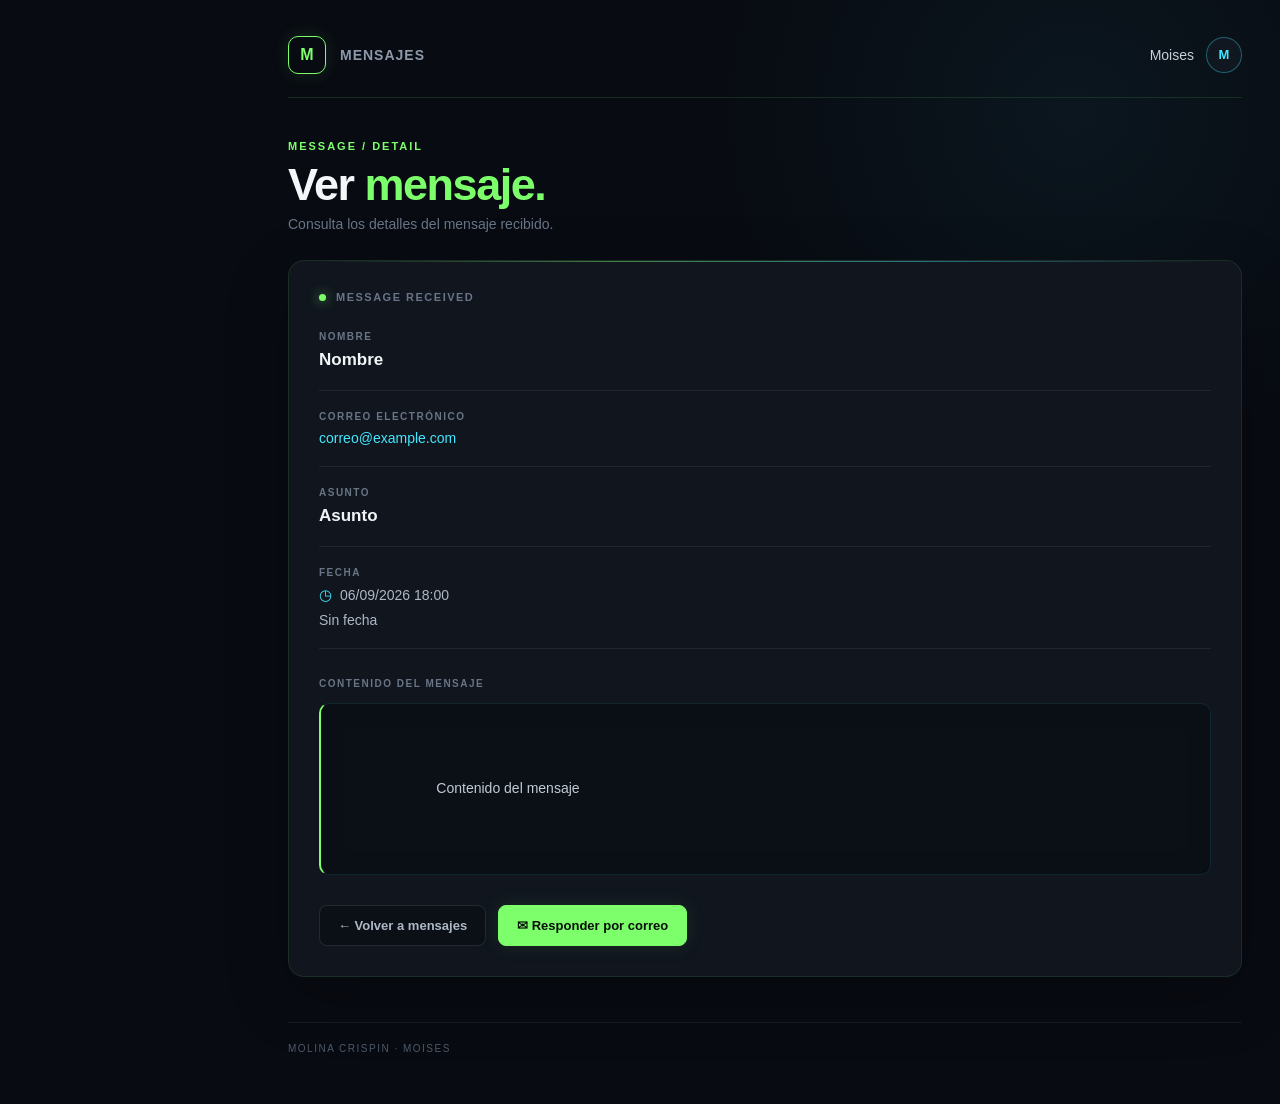
<file: src/main/resources/templates/admin/mensaje-ver.html>
<!DOCTYPE html>
<html lang="es"
      xmlns:th="http://www.thymeleaf.org">

<head>

    <meta charset="UTF-8">

    <meta name="viewport"
          content="width=device-width, initial-scale=1.0">

    <title>Ver mensaje | Admin</title>

    <style>

        /* =====================================================
           BASE
           ===================================================== */

        * {
            box-sizing: border-box;
        }

        body {
            margin: 0;
            font-family: Arial, Helvetica, sans-serif;
            background: #080b12;
            color: #f2f5f7;
        }

        .admin-container {
            min-height: 100vh;
        }


        /* =====================================================
           CONTENIDO PRINCIPAL
           ===================================================== */

        .main-content {

            margin-left: 250px;

            min-height: 100vh;

            padding: 30px 38px 50px;

            background:
                    radial-gradient(
                            circle at 80% 10%,
                            rgba(66, 232, 255, 0.05),
                            transparent 28%
                    ),
                    #080b12;
        }


        /* =====================================================
           TOPBAR
           ===================================================== */

        .topbar {

            display: flex;

            align-items: center;

            justify-content: space-between;

            height: 68px;

            margin-bottom: 38px;

            padding-bottom: 18px;

            border-bottom: 1px solid rgba(124, 255, 107, 0.12);
        }

        .topbar-left {

            display: flex;

            align-items: center;

            gap: 14px;
        }

        .brand-mark {

            width: 38px;
            height: 38px;

            display: flex;

            align-items: center;
            justify-content: center;

            border: 1px solid #7cff6b;

            border-radius: 10px;

            color: #7cff6b;

            font-weight: 900;

            font-size: 16px;

            box-shadow:
                    0 0 18px rgba(124, 255, 107, 0.12);
        }

        .topbar-title {

            font-size: 14px;

            font-weight: 700;

            letter-spacing: 1px;

            text-transform: uppercase;

            color: #8d99aa;
        }

        .topbar-right {

            display: flex;

            align-items: center;

            gap: 12px;
        }

        .admin-name {

            color: #c8d0db;

            font-size: 14px;
        }

        .admin-avatar {

            width: 36px;
            height: 36px;

            border-radius: 50%;

            display: flex;

            align-items: center;
            justify-content: center;

            background: #101720;

            border: 1px solid rgba(66, 232, 255, 0.35);

            color: #42e8ff;

            font-weight: bold;

            font-size: 13px;
        }


        /* =====================================================
           CABECERA
           ===================================================== */

        .admin-header {

            margin-bottom: 28px;
        }

        .eyebrow {

            display: inline-block;

            margin-bottom: 10px;

            color: #7cff6b;

            font-size: 11px;

            font-weight: 800;

            letter-spacing: 2px;

            text-transform: uppercase;
        }

        .admin-header h1 {

            margin: 0 0 9px;

            font-size: clamp(30px, 4vw, 45px);

            line-height: 1;

            color: #f4f7fa;

            letter-spacing: -1.5px;
        }

        .admin-header h1 span {

            color: #7cff6b;
        }

        .admin-header p {

            margin: 0;

            color: #697587;

            font-size: 14px;
        }


        /* =====================================================
           TARJETA PRINCIPAL
           ===================================================== */

        .content-card {

            position: relative;

            max-width: 1000px;

            background: #10151e;

            border: 1px solid rgba(124, 255, 107, 0.10);

            border-radius: 16px;

            padding: 30px;

            box-shadow:
                    0 20px 60px rgba(0, 0, 0, 0.25);
        }

        .content-card::before {

            content: "";

            position: absolute;

            top: 0;
            left: 28px;
            right: 28px;

            height: 1px;

            background:
                    linear-gradient(
                            90deg,
                            transparent,
                            #7cff6b,
                            #42e8ff,
                            transparent
                    );

            opacity: 0.45;
        }


        /* =====================================================
           IDENTIFICADOR
           ===================================================== */

        .message-tag {

            display: flex;

            align-items: center;

            gap: 10px;

            margin-bottom: 8px;

            color: #697587;

            font-size: 11px;

            font-weight: 800;

            letter-spacing: 1.5px;
        }

        .message-tag::before {

            content: "";

            width: 7px;
            height: 7px;

            border-radius: 50%;

            background: #7cff6b;

            box-shadow:
                    0 0 12px rgba(124, 255, 107, 0.7);
        }


        /* =====================================================
           DETALLE DEL MENSAJE
           ===================================================== */

        .message-detail {

            max-width: 900px;
        }

        .detail-item {

            display: flex;

            flex-direction: column;

            gap: 8px;

            padding: 20px 0;

            border-bottom: 1px solid rgba(255, 255, 255, 0.07);
        }

        .detail-label {

            font-size: 10px;

            font-weight: 800;

            color: #697587;

            text-transform: uppercase;

            letter-spacing: 1.5px;
        }

        .detail-item strong {

            font-size: 17px;

            color: #f2f5f7;

            font-weight: 600;
        }

        .detail-item span:not(.detail-label) {

            color: #aeb8c5;

            font-size: 14px;
        }


        /* =====================================================
           CORREO
           ===================================================== */

        .detail-item a {

            color: #42e8ff;

            text-decoration: none;

            font-size: 14px;

            transition: 0.2s ease;
        }

        .detail-item a:hover {

            color: #7cff6b;

            text-decoration: none;
        }


        /* =====================================================
           MENSAJE
           ===================================================== */

        .detail-message {

            padding: 24px 0 5px;
        }

        .message-content {

            margin-top: 12px;

            padding: 22px;

            background: #0b1017;

            border: 1px solid rgba(66, 232, 255, 0.10);

            border-left: 2px solid #7cff6b;

            border-radius: 10px;

            color: #c1cad5;

            line-height: 1.8;

            font-size: 14px;

            white-space: pre-wrap;

            min-height: 150px;

            box-shadow:
                    inset 0 0 25px rgba(0, 0, 0, 0.15);
        }


        /* =====================================================
           FECHA
           ===================================================== */

        .date-value {

            display: inline-flex;

            align-items: center;

            gap: 8px;
        }

        .date-value::before {

            content: "◷";

            color: #42e8ff;

            font-size: 15px;
        }


        /* =====================================================
           BOTONES
           ===================================================== */

        .detail-actions {

            display: flex;

            gap: 12px;

            margin-top: 25px;

            flex-wrap: wrap;
        }

        .detail-actions .btn {

            display: inline-flex;

            align-items: center;

            justify-content: center;

            gap: 8px;

            padding: 12px 18px;

            border-radius: 8px;

            text-decoration: none;

            font-size: 13px;

            font-weight: 700;

            transition: 0.2s ease;

            cursor: pointer;
        }


        /* =====================================================
           VOLVER
           ===================================================== */

        .btn-secondary {

            background: #0b1017;

            color: #aeb8c5;

            border: 1px solid rgba(255, 255, 255, 0.10);
        }

        .btn-secondary:hover {

            color: #f2f5f7;

            border-color: rgba(66, 232, 255, 0.35);

            transform: translateY(-2px);
        }


        /* =====================================================
           RESPONDER
           ===================================================== */

        .btn-primary {

            background: #7cff6b;

            color: #071009;

            border: 1px solid #7cff6b;

            box-shadow:
                    0 0 20px rgba(124, 255, 107, 0.10);
        }

        .btn-primary:hover {

            background: #8dff7d;

            transform: translateY(-2px);

            box-shadow:
                    0 0 25px rgba(124, 255, 107, 0.22);
        }


        /* =====================================================
           FOOTER
           ===================================================== */

        .admin-footer {

            margin-top: 45px;

            padding-top: 20px;

            border-top: 1px solid rgba(255, 255, 255, 0.06);

            color: #4f5a69;

            font-size: 10px;

            letter-spacing: 1.5px;

            text-transform: uppercase;
        }


        /* =====================================================
           RESPONSIVE
           ===================================================== */

        @media (max-width: 900px) {

            .main-content {

                margin-left: 220px;

                padding: 25px;
            }

            .content-card {

                padding: 25px;
            }
        }


        @media (max-width: 700px) {

            .main-content {

                margin-left: 0;

                padding: 20px;
            }

            .topbar {

                margin-bottom: 30px;
            }

            .admin-name {

                display: none;
            }

            .admin-header h1 {

                font-size: 32px;
            }

            .content-card {

                padding: 22px;
            }

            .detail-actions {

                flex-direction: column;
            }

            .detail-actions .btn {

                width: 100%;
            }
        }


        @media (max-width: 450px) {

            .main-content {

                padding: 16px;
            }

            .content-card {

                padding: 18px;
            }

            .admin-header h1 {

                font-size: 28px;
            }
        }

    </style>

</head>


<body>

<div class="admin-container">


    <!-- =====================================================
         SIDEBAR
         ===================================================== -->

    <div th:replace="~{fragments/sidebar :: sidebar('mensajes')}"></div>


    <!-- =====================================================
         CONTENIDO PRINCIPAL
         ===================================================== -->

    <main class="main-content">


        <!-- =================================================
             TOPBAR
             ================================================= -->

        <div class="topbar">

            <div class="topbar-left">

                <div class="brand-mark">
                    M
                </div>

                <div class="topbar-title">
                    Mensajes
                </div>

            </div>


            <div class="topbar-right">

                <span class="admin-name">
                    Moises
                </span>

                <div class="admin-avatar">
                    M
                </div>

            </div>

        </div>


        <!-- =================================================
             CABECERA
             ================================================= -->

        <header class="admin-header">

            <span class="eyebrow">
                MESSAGE / DETAIL
            </span>

            <h1>
                Ver <span>mensaje.</span>
            </h1>

            <p>
                Consulta los detalles del mensaje recibido.
            </p>

        </header>


        <!-- =================================================
             TARJETA
             ================================================= -->

        <section class="content-card">


            <div class="message-tag">
                MESSAGE RECEIVED
            </div>


            <div class="message-detail">


                <!-- =================================================
                     REMITENTE
                     ================================================= -->

                <div class="detail-item">

                    <span class="detail-label">
                        Nombre
                    </span>

                    <strong
                            th:text="${mensaje.nombre}">
                        Nombre
                    </strong>

                </div>


                <!-- =================================================
                     CORREO
                     ================================================= -->

                <div class="detail-item">

                    <span class="detail-label">
                        Correo electrónico
                    </span>

                    <a
                            th:href="'mailto:' + ${mensaje.correo}"
                            th:text="${mensaje.correo}">

                        correo@example.com

                    </a>

                </div>


                <!-- =================================================
                     ASUNTO
                     ================================================= -->

                <div class="detail-item">

                    <span class="detail-label">
                        Asunto
                    </span>

                    <strong
                            th:text="${mensaje.asunto}">
                        Asunto
                    </strong>

                </div>


                <!-- =================================================
                     FECHA
                     ================================================= -->

                <div class="detail-item">

                    <span class="detail-label">
                        Fecha
                    </span>

                    <span
                            class="date-value"
                            th:if="${mensaje.fecha != null}"
                            th:text="${#temporals.format(
                                mensaje.fecha,
                                'dd/MM/yyyy HH:mm'
                            )}">

                        06/09/2026 18:00

                    </span>

                    <span
                            th:if="${mensaje.fecha == null}">

                        Sin fecha

                    </span>

                </div>


                <!-- =================================================
                     MENSAJE
                     ================================================= -->

                <div class="detail-message">

                    <span class="detail-label">
                        Contenido del mensaje
                    </span>

                    <div class="message-content"
                         th:text="${mensaje.mensaje}">

                        Contenido del mensaje

                    </div>

                </div>


                <!-- =================================================
                     BOTONES
                     ================================================= -->

                <div class="detail-actions">


                    <!-- VOLVER -->

                    <a
                            th:href="@{/admin/mensajes}"
                            class="btn btn-secondary">

                        ← Volver a mensajes

                    </a>


                    <!-- RESPONDER -->

                    <a
                            th:href="'mailto:' + ${mensaje.correo}"
                            class="btn btn-primary">

                        ✉ Responder por correo

                    </a>

                </div>


            </div>

        </section>


        <!-- =================================================
             FOOTER
             ================================================= -->

        <footer class="admin-footer">

            MOLINA CRISPIN · Moises

        </footer>


    </main>

</div>

</body>

</html>
</file>
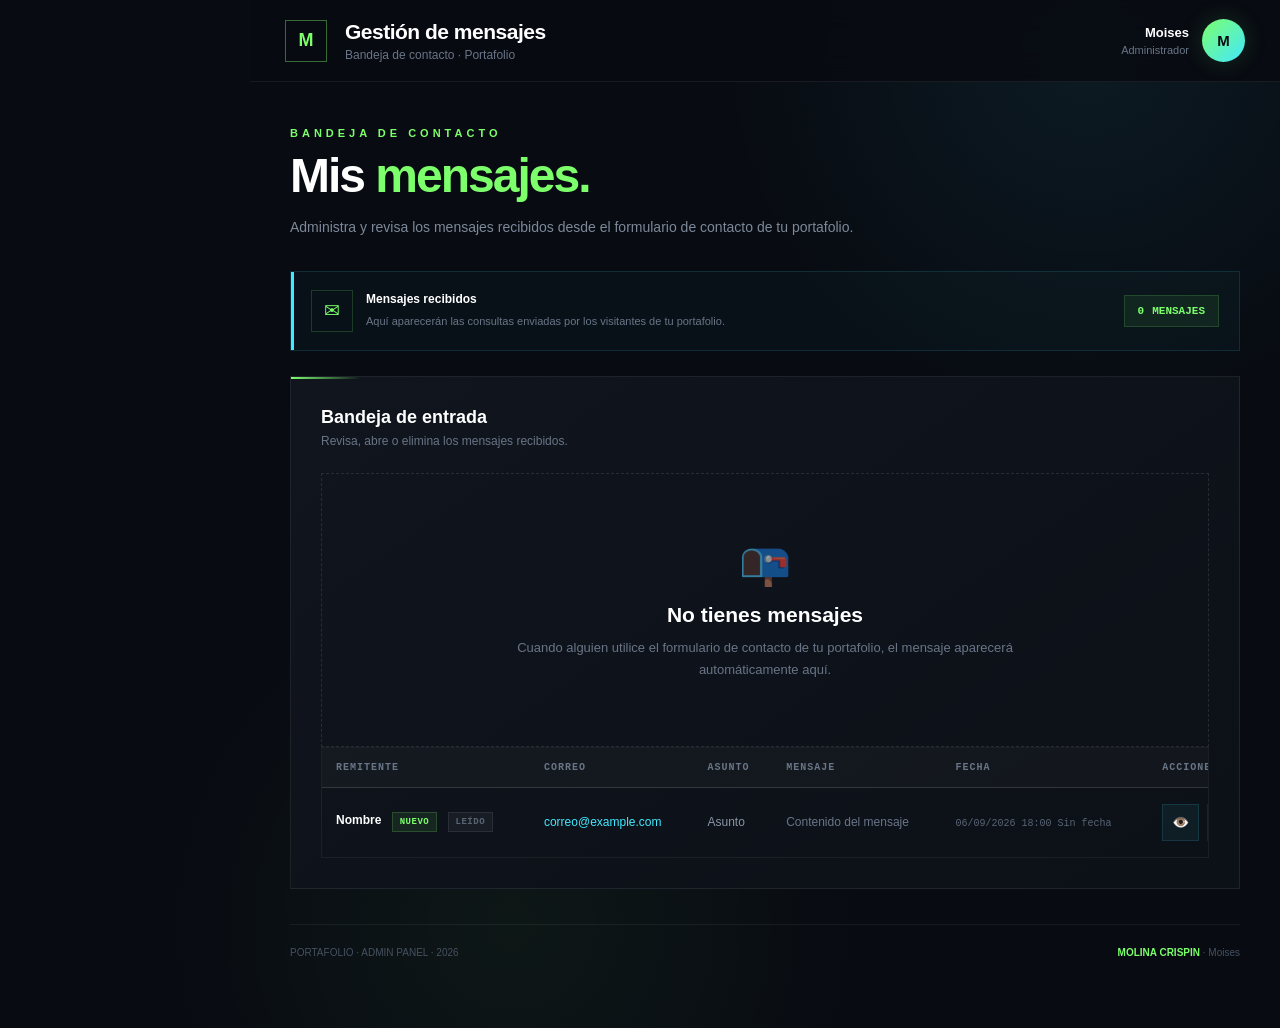
<file: src/main/resources/templates/admin/mensajes.html>
<!DOCTYPE html>

<html lang="es"
      xmlns:th="http://www.thymeleaf.org">

<head>

    <meta charset="UTF-8">

    <meta name="viewport"
          content="width=device-width, initial-scale=1.0">

    <title>Mensajes | Panel de Administración</title>

    <style>

        * {
            margin: 0;
            padding: 0;
            box-sizing: border-box;
        }

        body {
            font-family: Inter, Arial, Helvetica, sans-serif;
            background: #080b12;
            color: #ffffff;
            overflow-x: hidden;
        }

        /* =====================================================
           PÁGINA
           ===================================================== */

        .page {
            min-height: 100vh;

            background:
                    radial-gradient(
                            circle at 85% 5%,
                            rgba(66,232,255,.07),
                            transparent 25%
                    ),
                    radial-gradient(
                            circle at 40% 90%,
                            rgba(124,255,107,.05),
                            transparent 30%
                    );
        }

        /* =====================================================
           CONTENIDO
           ===================================================== */

        .main {
            margin-left: 250px;
            min-height: 100vh;
        }

        .content {
            padding: 45px 40px 70px;
            max-width: 1400px;
        }

        /* =====================================================
           TOPBAR
           ===================================================== */

        .topbar {
            height: 82px;
            padding: 0 35px;

            display: flex;
            align-items: center;
            justify-content: space-between;

            background: rgba(8,11,18,.88);

            border-bottom:
                    1px solid
                    rgba(255,255,255,.07);

            position: sticky;
            top: 0;
            z-index: 100;

            backdrop-filter: blur(15px);
        }

        .topbar-left {
            display: flex;
            align-items: center;
            gap: 18px;
        }

        .topbar-mark {
            width: 42px;
            height: 42px;

            display: flex;
            align-items: center;
            justify-content: center;

            border:
                    1px solid
                    rgba(124,255,107,.4);

            color: #7cff6b;

            font-size: 18px;
            font-weight: 900;
        }

        .topbar-left h1 {
            font-size: 21px;
            font-weight: 800;
            letter-spacing: -.5px;
        }

        .topbar-left span {
            display: block;

            margin-top: 4px;

            color: #697587;
            font-size: 12px;
        }

        .admin {
            display: flex;
            align-items: center;
            gap: 13px;
        }

        .admin-info {
            text-align: right;
        }

        .admin-name {
            display: block;

            color: #ffffff;

            font-size: 13px;
            font-weight: 700;
        }

        .admin-role {
            display: block;

            margin-top: 4px;

            color: #697587;

            font-size: 11px;
        }

        .avatar {
            width: 43px;
            height: 43px;

            display: flex;
            align-items: center;
            justify-content: center;

            border-radius: 50%;

            background:
                    linear-gradient(
                            135deg,
                            #7cff6b,
                            #42e8ff
                    );

            color: #080b12;

            font-size: 15px;
            font-weight: 900;

            box-shadow:
                    0 0 25px
                    rgba(124,255,107,.15);
        }

        /* =====================================================
           ENCABEZADO
           ===================================================== */

        .header {
            margin-bottom: 30px;
        }

        .header-label {
            display: block;

            margin-bottom: 12px;

            color: #7cff6b;

            font-size: 11px;
            font-weight: 800;

            letter-spacing: 4px;
        }

        .header h2 {
            margin-bottom: 14px;

            font-size: clamp(32px, 4vw, 48px);

            line-height: 1.05;

            letter-spacing: -2px;
        }

        .header h2 span {
            color: #7cff6b;
        }

        .header p {
            max-width: 700px;

            color: #7d8999;

            font-size: 14px;

            line-height: 1.8;
        }

        /* =====================================================
           INFO BAR
           ===================================================== */

        .info-bar {
            display: flex;

            align-items: center;
            justify-content: space-between;

            gap: 20px;

            margin-bottom: 25px;
            padding: 18px 20px;

            background:
                    rgba(66,232,255,.025);

            border:
                    1px solid
                    rgba(66,232,255,.12);

            position: relative;
        }

        .info-bar::before {
            content: "";

            position: absolute;

            left: 0;
            top: 0;

            width: 3px;
            height: 100%;

            background: #42e8ff;
        }

        .info-left {
            display: flex;
            align-items: center;
            gap: 13px;
        }

        .info-icon {
            width: 42px;
            height: 42px;

            display: flex;
            align-items: center;
            justify-content: center;

            border:
                    1px solid
                    rgba(124,255,107,.18);

            color: #7cff6b;

            font-size: 19px;
        }

        .info-text strong {
            display: block;

            margin-bottom: 5px;

            color: #ffffff;

            font-size: 12px;
        }

        .info-text span {
            color: #697587;

            font-size: 11px;
        }

        .message-count {
            display: flex;

            align-items: center;

            gap: 8px;

            padding: 9px 13px;

            background:
                    rgba(124,255,107,.07);

            border:
                    1px solid
                    rgba(124,255,107,.16);

            color: #7cff6b;

            font-family: monospace;

            font-size: 11px;
            font-weight: 800;

            white-space: nowrap;
        }

        /* =====================================================
           CONTENEDOR
           ===================================================== */

        .content-card {
            position: relative;

            background:
                    linear-gradient(
                            145deg,
                            #10151e,
                            #0c1017
                    );

            border:
                    1px solid
                    rgba(255,255,255,.07);

            padding: 30px;
        }

        .content-card::before {
            content: "";

            position: absolute;

            top: 0;
            left: 0;

            width: 70px;
            height: 2px;

            background:
                    linear-gradient(
                            90deg,
                            #7cff6b,
                            transparent
                    );
        }

        /* =====================================================
           CABECERA DE TARJETA
           ===================================================== */

        .card-header {
            display: flex;

            align-items: center;
            justify-content: space-between;

            gap: 20px;

            margin-bottom: 25px;
        }

        .card-header h3 {
            margin-bottom: 6px;

            color: #ffffff;

            font-size: 18px;
        }

        .card-header p {
            color: #697587;

            font-size: 12px;
        }

        /* =====================================================
           TABLA
           ===================================================== */

        .table-container {
            width: 100%;

            overflow-x: auto;

            border:
                    1px solid
                    rgba(255,255,255,.06);
        }

        table {
            width: 100%;

            min-width: 950px;

            border-collapse: collapse;
        }

        thead {
            background:
                    rgba(255,255,255,.025);
        }

        th {
            padding: 14px;

            text-align: left;

            color: #697587;

            border-bottom:
                    1px solid
                    rgba(255,255,255,.08);

            font-family: monospace;

            font-size: 10px;

            font-weight: 800;

            letter-spacing: 1px;

            text-transform: uppercase;
        }

        td {
            padding: 16px 14px;

            border-bottom:
                    1px solid
                    rgba(255,255,255,.055);

            color: #8995a5;

            font-size: 12px;

            vertical-align: middle;
        }

        tbody tr {
            transition: background .25s ease;
        }

        tbody tr:hover {
            background:
                    rgba(255,255,255,.025);
        }

        tbody tr:last-child td {
            border-bottom: none;
        }

        td strong {
            color: #ffffff;

            font-size: 12px;
        }

        /* =====================================================
           MENSAJE NO LEÍDO
           ===================================================== */

        .mensaje-no-leido {
            background:
                    rgba(124,255,107,.025);
        }

        .mensaje-no-leido td:first-child {
            border-left:
                    3px solid
                    #7cff6b;
        }

        .mensaje-no-leido td {
            color: #aab4c1;
        }

        /* =====================================================
           MENSAJE LEÍDO
           ===================================================== */

        .mensaje-leido {
            background: transparent;
        }

        /* =====================================================
           BADGE NUEVO
           ===================================================== */

        .badge-nuevo {
            display: inline-block;

            margin-left: 7px;

            padding: 4px 7px;

            background:
                    rgba(124,255,107,.08);

            border:
                    1px solid
                    rgba(124,255,107,.18);

            color: #7cff6b;

            font-family: monospace;

            font-size: 9px;

            font-weight: 800;

            letter-spacing: .5px;
        }

        /* =====================================================
           BADGE LEÍDO
           ===================================================== */

        .badge-leido {
            display: inline-block;

            margin-left: 7px;

            padding: 4px 7px;

            background:
                    rgba(255,255,255,.045);

            border:
                    1px solid
                    rgba(255,255,255,.08);

            color: #596575;

            font-family: monospace;

            font-size: 9px;

            font-weight: 700;

            letter-spacing: .5px;
        }

        /* =====================================================
           CORREO
           ===================================================== */

        td a {
            color: #42e8ff;

            text-decoration: none;

            transition: .2s;
        }

        td a:hover {
            color: #7cff6b;
        }

        /* =====================================================
           TEXTO MENSAJE
           ===================================================== */

        .mensaje-texto {
            max-width: 280px;
        }

        .mensaje-texto span {
            display: block;

            max-width: 280px;

            overflow: hidden;

            text-overflow: ellipsis;

            white-space: nowrap;

            color: #697587;
        }

        /* =====================================================
           FECHA
           ===================================================== */

        .fecha {
            color: #596575;

            font-family: monospace;

            font-size: 10px;

            white-space: nowrap;
        }

        /* =====================================================
           ACCIONES
           ===================================================== */

        .acciones {
            display: flex;

            align-items: center;

            gap: 8px;
        }

        .acciones form {
            margin: 0;
        }

        .btn-action {
            width: 37px;
            height: 37px;

            display: inline-flex;

            align-items: center;
            justify-content: center;

            border: 1px solid
            rgba(255,255,255,.08);

            background: transparent;

            cursor: pointer;

            text-decoration: none;

            font-size: 14px;

            transition: .3s;
        }

        /* =====================================================
           BOTÓN VER
           ===================================================== */

        .btn-view {
            background:
                    rgba(66,232,255,.06);

            border-color:
                    rgba(66,232,255,.13);

            color: #42e8ff;
        }

        .btn-view:hover {
            background:
                    rgba(66,232,255,.15);

            border-color:
                    rgba(66,232,255,.3);

            color: #ffffff;

            transform: translateY(-2px);
        }

        /* =====================================================
           BOTÓN ELIMINAR
           ===================================================== */

        .btn-delete {
            background:
                    rgba(255,70,70,.05);

            border-color:
                    rgba(255,70,70,.12);

            color: #ff7373;
        }

        .btn-delete:hover {
            background:
                    rgba(255,70,70,.14);

            border-color:
                    rgba(255,70,70,.28);

            color: #ffffff;

            transform: translateY(-2px);
        }

        /* =====================================================
           ESTADO VACÍO
           ===================================================== */

        .empty-state {
            padding: 65px 25px;

            text-align: center;

            border:
                    1px dashed
                    rgba(255,255,255,.10);
        }

        .empty-icon {
            margin-bottom: 15px;

            font-size: 42px;

            opacity: .6;
        }

        .empty-state h3 {
            margin-bottom: 10px;

            color: #ffffff;

            font-size: 21px;
        }

        .empty-state p {
            max-width: 520px;

            margin: auto;

            color: #697587;

            font-size: 13px;

            line-height: 1.7;
        }

        /* =====================================================
           FOOTER
           ===================================================== */

        .footer {
            display: flex;

            align-items: center;
            justify-content: space-between;

            margin-top: 35px;

            padding-top: 22px;

            border-top:
                    1px solid
                    rgba(255,255,255,.06);

            color: #465161;

            font-size: 10px;
        }

        .footer strong {
            color: #7cff6b;
        }

        /* =====================================================
           RESPONSIVE
           ===================================================== */

        @media (max-width: 1000px) {

            .content {
                padding: 35px 25px 60px;
            }

        }

        @media (max-width: 700px) {

            .main {
                margin-left: 0;
            }

            .topbar {
                height: 70px;

                padding: 0 18px;
            }

            .topbar-mark {
                display: none;
            }

            .topbar-left h1 {
                font-size: 18px;
            }

            .topbar-left span {
                display: none;
            }

            .admin-info {
                display: none;
            }

            .content {
                padding: 28px 18px 50px;
            }

            .header h2 {
                font-size: 32px;
            }

            .info-bar {
                align-items: flex-start;
            }

            .info-text span {
                display: none;
            }

            .card-header {
                align-items: flex-start;

                flex-direction: column;
            }

            .content-card {
                padding: 20px;
            }

        }

        @media (max-width: 500px) {

            .content {
                padding: 22px 15px 40px;
            }

            .message-count {
                width: 100%;

                justify-content: center;
            }

            .footer {
                flex-direction: column;

                align-items: flex-start;

                gap: 8px;
            }

        }

    </style>

</head>

<body>

<div class="page">


    <!-- =====================================================
         SIDEBAR
         ===================================================== -->

    <div th:replace="~{fragments/sidebar :: sidebar('mensajes')}"></div>


    <!-- =====================================================
         CONTENIDO PRINCIPAL
         ===================================================== -->

    <main class="main">


        <!-- =================================================
             TOPBAR
             ================================================= -->

        <header class="topbar">

            <div class="topbar-left">

                <div class="topbar-mark">
                    M
                </div>

                <div>

                    <h1>
                        Gestión de mensajes
                    </h1>

                    <span>
                        Bandeja de contacto · Portafolio
                    </span>

                </div>

            </div>


            <div class="admin">

                <div class="admin-info">

                    <span class="admin-name">
                        Moises
                    </span>

                    <span class="admin-role">
                        Administrador
                    </span>

                </div>

                <div class="avatar">
                    M
                </div>

            </div>

        </header>


        <!-- =================================================
             CONTENIDO
             ================================================= -->

        <section class="content">


            <!-- =================================================
                 ENCABEZADO
                 ================================================= -->

            <div class="header">

                <span class="header-label">
                    BANDEJA DE CONTACTO
                </span>

                <h2>

                    Mis
                    <span>
                        mensajes.
                    </span>

                </h2>

                <p>
                    Administra y revisa los mensajes recibidos
                    desde el formulario de contacto de tu
                    portafolio.
                </p>

            </div>


            <!-- =================================================
                 INFORMACIÓN
                 ================================================= -->

            <div class="info-bar">

                <div class="info-left">

                    <div class="info-icon">
                        ✉
                    </div>

                    <div class="info-text">

                        <strong>
                            Mensajes recibidos
                        </strong>

                        <span>
                            Aquí aparecerán las consultas enviadas
                            por los visitantes de tu portafolio.
                        </span>

                    </div>

                </div>


                <!-- CONTADOR -->

                <div class="message-count">

                    <span
                            th:text="${mensajes != null ? mensajes.size() : 0}">
                        0
                    </span>

                    <span>
                        MENSAJES
                    </span>

                </div>

            </div>


            <!-- =================================================
                 TARJETA
                 ================================================= -->

            <section class="content-card">


                <!-- =================================================
                     CABECERA
                     ================================================= -->

                <div class="card-header">

                    <div>

                        <h3>
                            Bandeja de entrada
                        </h3>

                        <p>
                            Revisa, abre o elimina los mensajes
                            recibidos.
                        </p>

                    </div>

                </div>


                <!-- =================================================
                     SIN MENSAJES
                     ================================================= -->

                <div
                        class="empty-state"
                        th:if="${mensajes == null || mensajes.isEmpty()}">

                    <div class="empty-icon">
                        📭
                    </div>

                    <h3>
                        No tienes mensajes
                    </h3>

                    <p>
                        Cuando alguien utilice el formulario
                        de contacto de tu portafolio,
                        el mensaje aparecerá automáticamente aquí.
                    </p>

                </div>


                <!-- =================================================
                     TABLA
                     ================================================= -->

                <div
                        class="table-container"
                        th:if="${mensajes != null && !mensajes.isEmpty()}">

                    <table>

                        <thead>

                        <tr>

                            <th>
                                Remitente
                            </th>

                            <th>
                                Correo
                            </th>

                            <th>
                                Asunto
                            </th>

                            <th>
                                Mensaje
                            </th>

                            <th>
                                Fecha
                            </th>

                            <th>
                                Acciones
                            </th>

                        </tr>

                        </thead>


                        <tbody>


                        <!-- =================================================
                             MENSAJE
                             ================================================= -->

                        <tr
                                th:each="mensaje : ${mensajes}"

                                th:class="${mensaje.leido
                                    ? 'mensaje-leido'
                                    : 'mensaje-no-leido'}">


                            <!-- REMITENTE -->

                            <td>

                                <strong
                                        th:text="${mensaje.nombre}">

                                    Nombre

                                </strong>


                                <!-- NUEVO -->

                                <span
                                        th:if="${!mensaje.leido}"
                                        class="badge-nuevo">

                                    NUEVO

                                </span>


                                <!-- LEÍDO -->

                                <span
                                        th:if="${mensaje.leido}"
                                        class="badge-leido">

                                    LEÍDO

                                </span>

                            </td>


                            <!-- CORREO -->

                            <td>

                                <a
                                        th:href="'mailto:' + ${mensaje.correo}"

                                        th:text="${mensaje.correo}">

                                    correo@example.com

                                </a>

                            </td>


                            <!-- ASUNTO -->

                            <td>

                                <span
                                        th:text="${mensaje.asunto}">

                                    Asunto

                                </span>

                            </td>


                            <!-- MENSAJE -->

                            <td class="mensaje-texto">

                                <span
                                        th:text="${mensaje.mensaje}">

                                    Contenido del mensaje

                                </span>

                            </td>


                            <!-- FECHA -->

                            <td>

                                <span
                                        class="fecha"
                                        th:if="${mensaje.fecha != null}"

                                        th:text="${#temporals.format(
                                            mensaje.fecha,
                                            'dd/MM/yyyy HH:mm'
                                        )}">

                                    06/09/2026 18:00

                                </span>


                                <span
                                        class="fecha"
                                        th:if="${mensaje.fecha == null}">

                                    Sin fecha

                                </span>

                            </td>


                            <!-- ACCIONES -->

                            <td>

                                <div class="acciones">


                                    <!-- VER -->

                                    <a
                                            th:href="@{/admin/mensajes/ver/{id}(id=${mensaje.id})}"

                                            class="btn-action btn-view"

                                            title="Ver mensaje"
                                            aria-label="Ver mensaje">

                                        👁️

                                    </a>


                                    <!-- ELIMINAR -->

                                    <form
                                            th:action="@{/admin/mensajes/eliminar/{id}(id=${mensaje.id})}"

                                            method="post"

                                            onsubmit="return confirmarEliminacion();">


                                        <button
                                                type="submit"

                                                class="btn-action btn-delete"

                                                title="Eliminar mensaje"
                                                aria-label="Eliminar mensaje">

                                            🗑️

                                        </button>


                                    </form>


                                </div>

                            </td>


                        </tr>


                        </tbody>

                    </table>

                </div>


            </section>


            <!-- =================================================
                 FOOTER
                 ================================================= -->

            <div class="footer">

                <span>
                    PORTAFOLIO · ADMIN PANEL · 2026
                </span>

                <span>

                    <strong>
                        MOLINA CRISPIN
                    </strong>

                    · Moises

                </span>

            </div>


        </section>

    </main>

</div>


<!-- =========================================================
     JAVASCRIPT
     ========================================================= -->

<script>

    function confirmarEliminacion() {

        return confirm(
            "¿Estás seguro de que deseas eliminar este mensaje?"
        );

    }

</script>

</body>

</html>
</file>
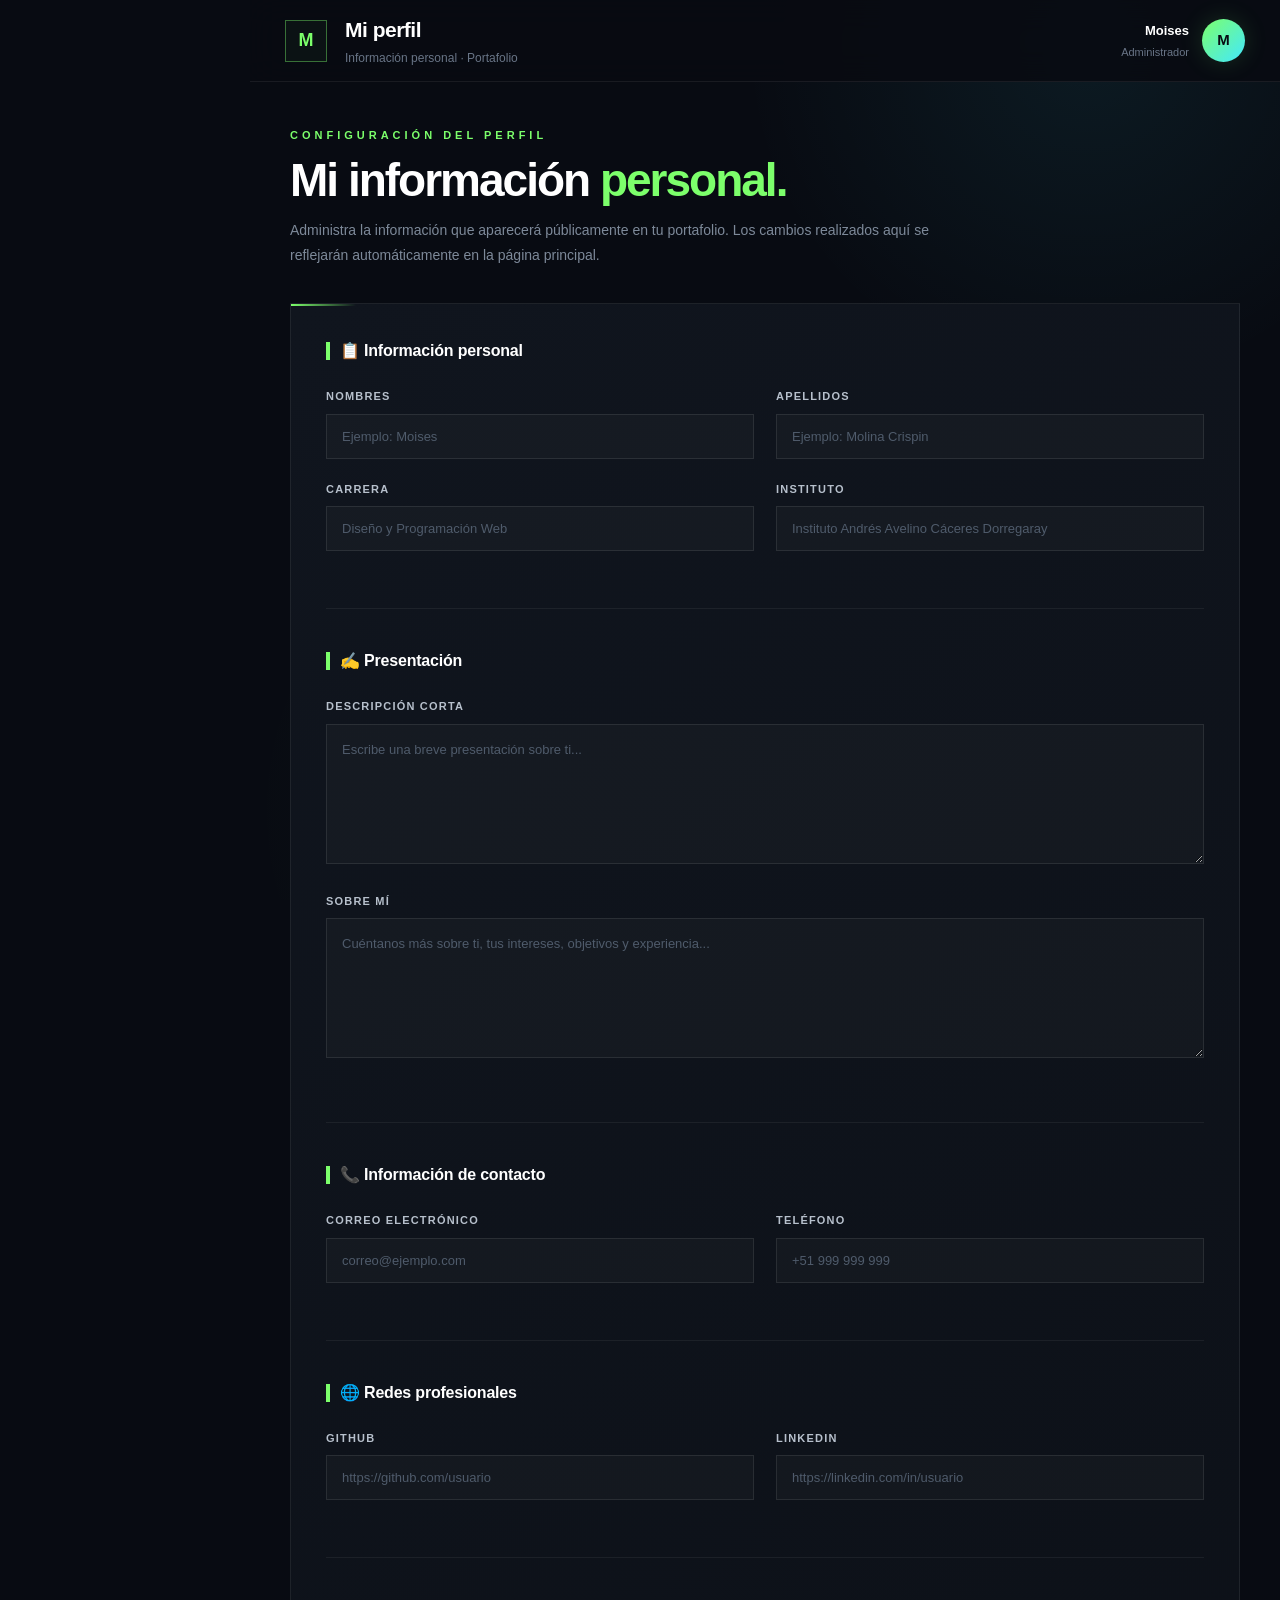
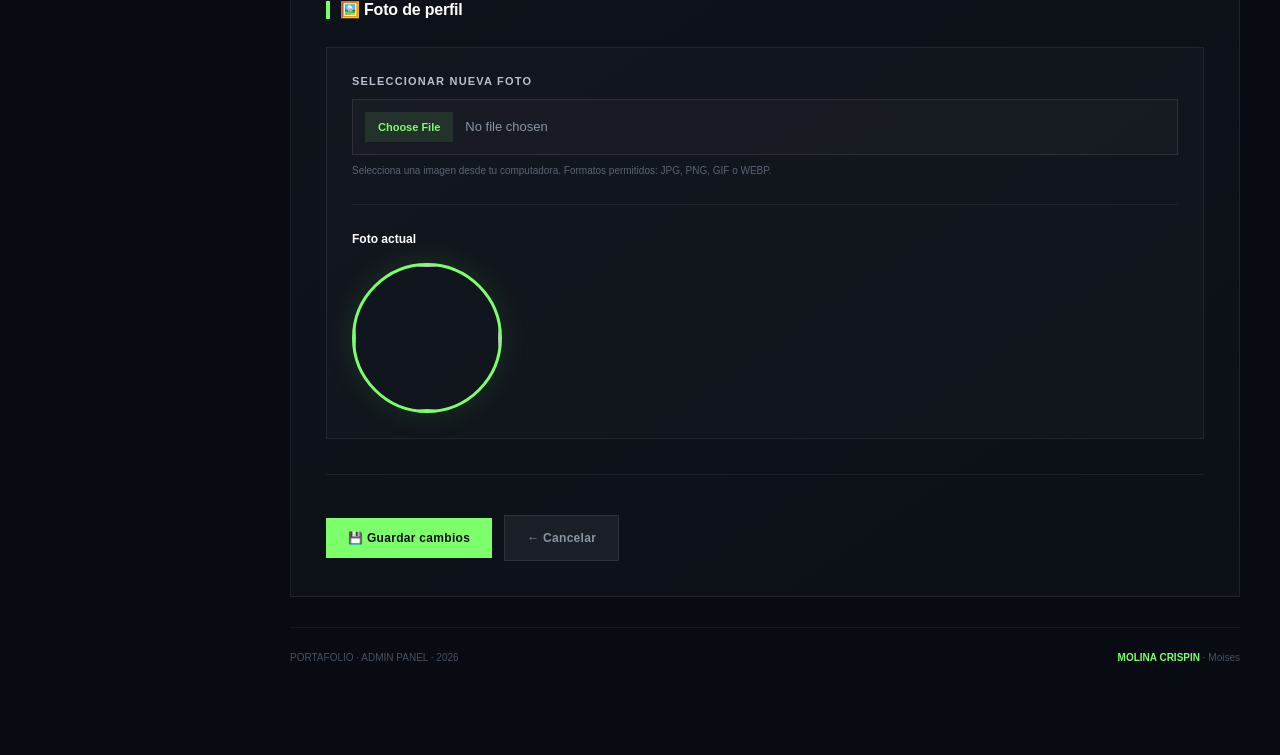
<file: src/main/resources/templates/admin/perfil.html>
<!DOCTYPE html>
<html lang="es"
      xmlns:th="http://www.thymeleaf.org">

<head>

    <meta charset="UTF-8">

    <meta name="viewport"
          content="width=device-width, initial-scale=1.0">

    <title>Perfil | MOLINA CRISPIN, Moises</title>

    <style>

        /* =====================================================
           RESET & GLOBALES
           ===================================================== */

        * {
            margin: 0;
            padding: 0;
            box-sizing: border-box;
        }

        html, body {
            width: 100%;
            height: 100%;
        }

        body {
            font-family: Inter, Arial, Helvetica, sans-serif;
            background-color: #080b12;
            color: #ffffff;
            overflow-x: hidden;
            line-height: 1.5;
            -webkit-font-smoothing: antialiased;
            -moz-osx-font-smoothing: grayscale;
        }

        /* =====================================================
           CONTENEDOR PRINCIPAL
           ===================================================== */

        .page {
            width: 100%;
            min-height: 100vh;

            background-color: #080b12;

            background-image:
                    radial-gradient(
                            circle at 85% 5%,
                            rgba(66, 232, 255, 0.07),
                            transparent 25%
                    ),
                    radial-gradient(
                            circle at 45% 90%,
                            rgba(124, 255, 107, 0.05),
                            transparent 30%
                    );

            background-repeat: no-repeat;
            background-attachment: fixed;
        }

        .main {
            margin-left: 250px;
            min-height: 100vh;
            display: flex;
            flex-direction: column;
            justify-content: space-between;
        }

        /* =====================================================
           TOPBAR
           ===================================================== */

        .topbar {
            height: 82px;
            padding-left: 35px;
            padding-right: 35px;

            display: flex;
            align-items: center;
            justify-content: space-between;

            background: rgba(8, 11, 18, 0.88);

            border-bottom-width: 1px;
            border-bottom-style: solid;
            border-bottom-color: rgba(255, 255, 255, 0.07);

            position: sticky;
            top: 0;
            z-index: 100;

            backdrop-filter: blur(15px);
            -webkit-backdrop-filter: blur(15px);
        }

        .topbar-left {
            display: flex;
            align-items: center;
            gap: 18px;
        }

        .topbar-mark {
            width: 42px;
            height: 42px;

            display: flex;
            align-items: center;
            justify-content: center;

            border-width: 1px;
            border-style: solid;
            border-color: rgba(124, 255, 107, 0.4);

            color: #7cff6b;

            font-size: 18px;
            font-weight: 900;

            background: rgba(124, 255, 107, 0.03);
        }

        .topbar-left h1 {
            font-size: 21px;
            font-weight: 800;
            letter-spacing: -0.5px;
            color: #ffffff;
            margin: 0;
            padding: 0;
        }

        .topbar-left span {
            display: block;
            margin-top: 4px;

            color: #697587;
            font-size: 12px;
            font-weight: 400;
        }

        .admin {
            display: flex;
            align-items: center;
            gap: 13px;
        }

        .admin-info {
            text-align: right;
        }

        .admin-name {
            display: block;

            color: #ffffff;
            font-size: 13px;
            font-weight: 700;
        }

        .admin-role {
            display: block;
            margin-top: 4px;

            color: #697587;
            font-size: 11px;
            font-weight: 500;
        }

        .avatar {
            width: 43px;
            height: 43px;

            display: flex;
            align-items: center;
            justify-content: center;

            border-radius: 50%;

            background-image:
                    linear-gradient(
                            135deg,
                            #7cff6b,
                            #42e8ff
                    );

            color: #080b12;

            font-size: 15px;
            font-weight: 900;

            box-shadow:
                    0 0 25px rgba(124, 255, 107, 0.15);
        }

        /* =====================================================
           CONTENIDO
           ===================================================== */

        .content {
            padding-top: 45px;
            padding-right: 40px;
            padding-bottom: 70px;
            padding-left: 40px;
            max-width: 1250px;
            width: 100%;
            margin-left: 0;
            margin-right: auto;
        }

        .header {
            margin-bottom: 35px;
        }

        .header-label {
            display: block;

            color: #7cff6b;

            font-size: 11px;
            font-weight: 800;

            letter-spacing: 4px;

            margin-bottom: 12px;

            text-transform: uppercase;
        }

        .header h2 {
            font-size: clamp(30px, 4vw, 46px);

            line-height: 1.05;

            letter-spacing: -2px;

            margin-bottom: 14px;

            font-weight: 900;
        }

        .header h2 span {
            color: #7cff6b;
        }

        .header p {
            max-width: 700px;

            color: #7d8999;

            font-size: 14px;
            line-height: 1.8;
            font-weight: 400;
        }

        /* =====================================================
           FORMULARIO
           ===================================================== */

        .form-container {

            background-image:
                    linear-gradient(
                            145deg,
                            #10151e,
                            #0c1017
                    );

            border-width: 1px;
            border-style: solid;
            border-color: rgba(255, 255, 255, 0.07);

            padding: 35px;

            position: relative;
        }

        .form-container::before {

            content: "";

            position: absolute;

            top: 0;
            left: 0;

            width: 65px;
            height: 2px;

            background-image:
                    linear-gradient(
                            90deg,
                            #7cff6b,
                            transparent
                    );
        }

        /* =====================================================
           SECCIONES
           ===================================================== */

        .seccion {

            margin-bottom: 40px;

            padding-bottom: 35px;

            border-bottom-width: 1px;
            border-bottom-style: solid;
            border-bottom-color: rgba(255, 255, 255, 0.06);
        }

        .seccion:last-of-type {
            border-bottom: none;
            margin-bottom: 20px;
            padding-bottom: 10px;
        }

        .seccion h2 {

            margin-bottom: 25px;

            color: #ffffff;

            font-size: 16px;
            font-weight: 800;

            display: flex;
            align-items: center;
            gap: 10px;
            letter-spacing: -0.2px;
        }

        .seccion h2::before {

            content: "";

            width: 4px;
            height: 18px;

            background-color: #7cff6b;

            display: inline-block;
        }

        /* =====================================================
           FILAS
           ===================================================== */

        .fila {

            display: grid;

            grid-template-columns: repeat(2, minmax(0, 1fr));

            gap: 22px;
        }

        /* =====================================================
           CAMPOS
           ===================================================== */

        .campo {
            margin-bottom: 22px;
        }

        .campo label {

            display: block;

            margin-bottom: 9px;

            color: #b7c0cc;

            font-size: 11px;

            font-weight: 700;

            text-transform: uppercase;

            letter-spacing: 1.2px;
        }

        .campo input,
        .campo textarea {

            width: 100%;

            padding-top: 14px;
            padding-right: 15px;
            padding-bottom: 14px;
            padding-left: 15px;

            border-width: 1px;
            border-style: solid;
            border-color: rgba(255, 255, 255, 0.09);

            border-radius: 0px;

            background-color: rgba(255, 255, 255, 0.025);

            color: #ffffff;

            font-family: Inter, Arial, sans-serif;

            font-size: 13px;

            outline: none;

            transition-property: border-color, background-color, box-shadow;
            transition-duration: 0.3s;
            transition-timing-function: ease;
        }

        .campo input::placeholder,
        .campo textarea::placeholder {

            color: #4f5b6b;
            opacity: 1;
        }

        .campo input:focus,
        .campo textarea:focus {

            border-color: rgba(124, 255, 107, 0.55);

            background-color: rgba(124, 255, 107, 0.025);

            box-shadow:
                    0 0 0 3px
                    rgba(124, 255, 107, 0.04);
        }

        .campo textarea {

            min-height: 140px;

            resize: vertical;

            line-height: 1.7;
        }

        .campo small {

            display: block;

            margin-top: 8px;

            color: #596575;

            font-size: 10px;

            line-height: 1.6;
        }

        /* =====================================================
           FOTO
           ===================================================== */

        .foto-box {

            padding: 25px;

            border-width: 1px;
            border-style: solid;
            border-color: rgba(255, 255, 255, 0.07);

            background-color: rgba(255, 255, 255, 0.015);
        }

        .foto-box input[type="file"] {

            padding: 12px;

            cursor: pointer;

            color: #8995a5;
        }

        .foto-box input[type="file"]::file-selector-button {

            margin-right: 12px;

            padding-top: 9px;
            padding-right: 13px;
            padding-bottom: 9px;
            padding-left: 13px;

            border: none;

            background-color: rgba(124, 255, 107, 0.10);

            color: #7cff6b;

            cursor: pointer;

            font-size: 11px;

            font-weight: 700;

            transition: background-color 0.2s ease;
        }

        .foto-box input[type="file"]::file-selector-button:hover {
            background-color: rgba(124, 255, 107, 0.20);
        }

        .foto-actual {

            margin-top: 25px;

            padding-top: 25px;

            border-top-width: 1px;
            border-top-style: solid;
            border-top-color: rgba(255, 255, 255, 0.06);
        }

        .foto-actual p {

            margin-bottom: 15px;

            color: #8995a5;

            font-size: 12px;
        }

        .foto-actual p strong {

            color: #ffffff;
            font-weight: 700;
        }

        .profile-preview {

            width: 150px;
            height: 150px;

            object-fit: cover;

            border-radius: 50%;

            border-width: 3px;
            border-style: solid;
            border-color: #7cff6b;

            display: block;

            box-shadow:
                    0 0 30px
                    rgba(124, 255, 107, 0.12);
        }

        /* =====================================================
           BOTONES
           ===================================================== */

        .botones {

            display: flex;

            align-items: center;

            gap: 12px;

            margin-top: 25px;
        }

        .btn {

            border: none;

            padding-top: 13px;
            padding-right: 22px;
            padding-bottom: 13px;
            padding-left: 22px;

            font-size: 12px;

            font-weight: 800;

            cursor: pointer;

            text-decoration: none;

            transition-property: transform, background-color, border-color, box-shadow, color;
            transition-duration: 0.3s;
            transition-timing-function: ease;

            letter-spacing: 0.3px;

            display: inline-block;
            text-align: center;
        }

        .btn-guardar {

            background-color: #7cff6b;

            color: #080b12;
        }

        .btn-guardar:hover {

            background-color: #a0ff92;

            transform: translateY(-2px);

            box-shadow:
                    0 8px 25px
                    rgba(124, 255, 107, 0.15);
        }

        .btn-cancelar {

            background-color: rgba(255, 255, 255, 0.06);

            color: #8995a5;

            border-width: 1px;
            border-style: solid;
            border-color: rgba(255, 255, 255, 0.08);
        }

        .btn-cancelar:hover {

            color: #ffffff;

            border-color: rgba(255, 255, 255, 0.2);

            transform: translateY(-2px);
        }

        /* =====================================================
           FOOTER
           ===================================================== */

        .footer {

            margin-top: 30px;

            padding-top: 22px;

            border-top-width: 1px;
            border-top-style: solid;
            border-top-color: rgba(255, 255, 255, 0.06);

            display: flex;

            align-items: center;

            justify-content: space-between;

            color: #465161;

            font-size: 10px;

            padding-bottom: 20px;
        }

        .footer span {
            display: inline-block;
        }

        .footer strong {
            color: #7cff6b;
            font-weight: 700;
        }

        /* =====================================================
           RESPONSIVE DESIGN
           ===================================================== */

        @media (max-width: 900px) {

            .main {
                margin-left: 200px;
            }

            .content {
                padding-top: 30px;
                padding-right: 25px;
                padding-bottom: 50px;
                padding-left: 25px;
            }

            .fila {
                grid-template-columns: 1fr;
                gap: 0px;
            }

        }

        @media (max-width: 600px) {

            .main {
                margin-left: 0px;
            }

            .topbar {
                height: 70px;
                padding-left: 18px;
                padding-right: 18px;
            }

            .topbar-mark {
                display: none;
            }

            .topbar-left h1 {
                font-size: 18px;
            }

            .topbar-left span {
                display: none;
            }

            .admin-info {
                display: none;
            }

            .content {
                padding-top: 25px;
                padding-right: 16px;
                padding-bottom: 45px;
                padding-left: 16px;
            }

            .form-container {
                padding: 22px;
            }

            .header h2 {
                font-size: 32px;
            }

            .botones {
                flex-direction: column;
                align-items: stretch;
            }

            .btn {
                text-align: center;
                width: 100%;
            }

            .footer {
                flex-direction: column;
                align-items: flex-start;
                gap: 8px;
            }

        }

    </style>

</head>

<body>

<div class="page">

    <!-- =====================================================
         SIDEBAR LAYOUT
         ===================================================== -->

    <div th:replace="~{fragments/sidebar :: sidebar('perfil')}"></div>


    <!-- =====================================================
         CONTENIDO PRINCIPAL Y ZONA ADMINISTRATIVA
         ===================================================== -->

    <main class="main">


        <!-- =================================================
             TOPBAR HEADER
             ================================================= -->

        <header class="topbar">

            <div class="topbar-left">

                <div class="topbar-mark">
                    M
                </div>

                <div>

                    <h1>
                        Mi perfil
                    </h1>

                    <span>
                        Información personal · Portafolio
                    </span>

                </div>

            </div>


            <div class="admin">

                <div class="admin-info">

                    <span class="admin-name">
                        Moises
                    </span>

                    <span class="admin-role">
                        Administrador
                    </span>

                </div>

                <div class="avatar">
                    M
                </div>

            </div>

        </header>


        <!-- =================================================
             CONTENIDO DE LA PAGINA
             ================================================= -->

        <section class="content">


            <!-- ENCABEZADO DE SECCION -->

            <div class="header">

                <span class="header-label">
                    CONFIGURACIÓN DEL PERFIL
                </span>

                <h2>
                    Mi información
                    <span>personal.</span>
                </h2>

                <p>
                    Administra la información que aparecerá
                    públicamente en tu portafolio. Los cambios
                    realizados aquí se reflejarán automáticamente
                    en la página principal.
                </p>

            </div>


            <!-- =================================================
                 FORMULARIO DE EDICION
                 ================================================= -->

            <div class="form-container">

                <form
                        action="/admin/perfil/guardar"
                        th:object="${perfil}"
                        method="post"
                        enctype="multipart/form-data">


                    <!-- CAMPO OCULTO IDENTIFICADOR -->

                    <input
                            type="hidden"
                            id="id"
                            name="id"
                            th:field="*{id}">


                    <!-- =================================================
                         SECCION: INFORMACIÓN PERSONAL
                         ================================================= -->

                    <div class="seccion">

                        <h2>
                            📋 Información personal
                        </h2>


                        <div class="fila">

                            <!-- CAMPO: NOMBRES -->

                            <div class="campo">

                                <label for="nombre">
                                    Nombres
                                </label>

                                <input
                                        type="text"
                                        id="nombre"
                                        name="nombre"
                                        th:field="*{nombre}"
                                        placeholder="Ejemplo: Moises"
                                        required="required">

                            </div>


                            <!-- CAMPO: APELLIDOS -->

                            <div class="campo">

                                <label for="apellidos">
                                    Apellidos
                                </label>

                                <input
                                        type="text"
                                        id="apellidos"
                                        name="apellidos"
                                        th:field="*{apellidos}"
                                        placeholder="Ejemplo: Molina Crispin"
                                        required="required">

                            </div>

                        </div>


                        <div class="fila">

                            <!-- CAMPO: CARRERA -->

                            <div class="campo">

                                <label for="carrera">
                                    Carrera
                                </label>

                                <input
                                        type="text"
                                        id="carrera"
                                        name="carrera"
                                        th:field="*{carrera}"
                                        placeholder="Diseño y Programación Web"
                                        required="required">

                            </div>


                            <!-- CAMPO: INSTITUTO -->

                            <div class="campo">

                                <label for="instituto">
                                    Instituto
                                </label>

                                <input
                                        type="text"
                                        id="instituto"
                                        name="instituto"
                                        th:field="*{instituto}"
                                        placeholder="Instituto Andrés Avelino Cáceres Dorregaray"
                                        required="required">

                            </div>

                        </div>

                    </div>


                    <!-- =================================================
                         SECCION: PRESENTACIÓN
                         ================================================= -->

                    <div class="seccion">

                        <h2>
                            ✍️ Presentación
                        </h2>


                        <!-- CAMPO: DESCRIPCIÓN CORTE -->

                        <div class="campo">

                            <label for="descripcion">
                                Descripción corta
                            </label>

                            <textarea
                                    id="descripcion"
                                    name="descripcion"
                                    th:field="*{descripcion}"
                                    placeholder="Escribe una breve presentación sobre ti..."
                                    required="required"></textarea>

                        </div>


                        <!-- CAMPO: SOBRE MÍ -->

                        <div class="campo">

                            <label for="sobreMi">
                                Sobre mí
                            </label>

                            <textarea
                                    id="sobreMi"
                                    name="sobreMi"
                                    th:field="*{sobreMi}"
                                    placeholder="Cuéntanos más sobre ti, tus intereses, objetivos y experiencia..."></textarea>

                        </div>

                    </div>


                    <!-- =================================================
                         SECCION: CONTACTO
                         ================================================= -->

                    <div class="seccion">

                        <h2>
                            📞 Información de contacto
                        </h2>


                        <div class="fila">


                            <!-- CAMPO: CORREO ELECTRONICO -->

                            <div class="campo">

                                <label for="correo">
                                    Correo electrónico
                                </label>

                                <input
                                        type="email"
                                        id="correo"
                                        name="correo"
                                        th:field="*{correo}"
                                        placeholder="correo@ejemplo.com">

                            </div>


                            <!-- CAMPO: TELÉFONO DE CONTACTO -->

                            <div class="campo">

                                <label for="telefono">
                                    Teléfono
                                </label>

                                <input
                                        type="text"
                                        id="telefono"
                                        name="telefono"
                                        th:field="*{telefono}"
                                        placeholder="+51 999 999 999">

                            </div>

                        </div>

                    </div>


                    <!-- =================================================
                         SECCION: REDES SOCIALES
                         ================================================= -->

                    <div class="seccion">

                        <h2>
                            🌐 Redes profesionales
                        </h2>


                        <div class="fila">


                            <!-- CAMPO: GITHUB -->

                            <div class="campo">

                                <label for="github">
                                    GitHub
                                </label>

                                <input
                                        type="url"
                                        id="github"
                                        name="github"
                                        th:field="*{github}"
                                        placeholder="https://github.com/usuario">

                            </div>


                            <!-- CAMPO: LINKEDIN -->

                            <div class="campo">

                                <label for="linkedin">
                                    LinkedIn
                                </label>

                                <input
                                        type="url"
                                        id="linkedin"
                                        name="linkedin"
                                        th:field="*{linkedin}"
                                        placeholder="https://linkedin.com/in/usuario">

                            </div>

                        </div>

                    </div>


                    <!-- =================================================
                         SECCION: FOTO DE PERFIL
                         ================================================= -->

                    <div class="seccion">

                        <h2>
                            🖼️ Foto de perfil
                        </h2>


                        <div class="foto-box">


                            <!-- SELECCIONAR ARCHIVO DE FOTO -->

                            <div class="campo">

                                <label for="archivoFoto">
                                    Seleccionar nueva foto
                                </label>

                                <input
                                        type="file"
                                        id="archivoFoto"
                                        name="archivoFoto"
                                        accept="image/jpeg,image/png,image/gif,image/webp">

                                <small>
                                    Selecciona una imagen desde tu
                                    computadora. Formatos permitidos:
                                    JPG, PNG, GIF o WEBP.
                                </small>

                            </div>


                            <!-- MUESTRA DE FOTO ACTUAL -->

                            <div
                                    class="foto-actual"
                                    th:if="${perfil.foto != null and !#strings.isEmpty(perfil.foto)}">

                                <p>
                                    <strong>
                                        Foto actual
                                    </strong>
                                </p>

                                <img
                                        class="profile-preview"
                                        th:src="${perfil.foto}"
                                        th:alt="${perfil.nombre + ' ' + perfil.apellidos}">

                            </div>

                        </div>

                    </div>


                    <!-- =================================================
                         BOTONES DE ACCIÓN
                         ================================================= -->

                    <div class="botones">

                        <button
                                type="submit"
                                class="btn btn-guardar">

                            💾 Guardar cambios

                        </button>


                        <a
                                href="/admin"
                                class="btn btn-cancelar">

                            ← Cancelar

                        </a>

                    </div>


                </form>

            </div>


            <!-- =================================================
                 FOOTER DEL PANEL
                 ================================================= -->

            <footer class="footer">

                <span>
                    PORTAFOLIO · ADMIN PANEL · 2026
                </span>

                <span>

                    <strong>
                        MOLINA CRISPIN
                    </strong>

                    · Moises

                </span>

            </footer>


        </section>

    </main>

</div>

</body>

</html>
</file>
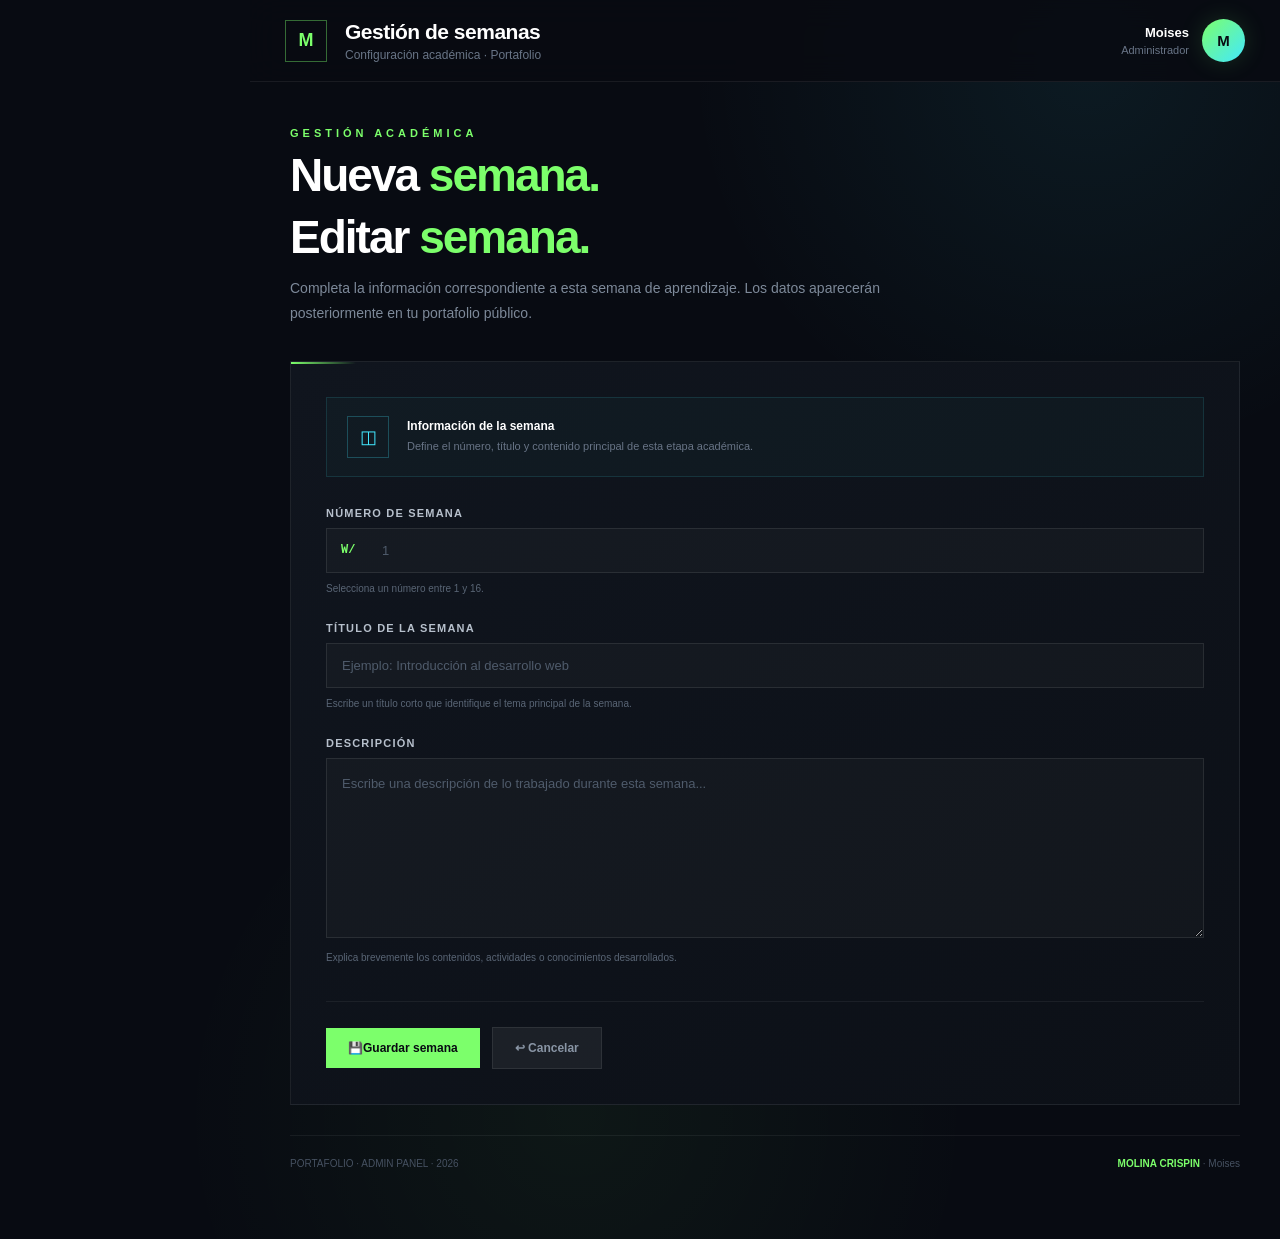
<file: src/main/resources/templates/admin/semana-form.html>
<!DOCTYPE html>
<html lang="es"
      xmlns:th="http://www.thymeleaf.org">

<head>

    <meta charset="UTF-8">

    <meta name="viewport"
          content="width=device-width, initial-scale=1.0">

    <title
            th:text="${semana.id == null ? 'Nueva semana | MOLINA CRISPIN, Moises' : 'Editar semana | MOLINA CRISPIN, Moises'}">
        Semana
    </title>

    <style>

        * {
            margin: 0;
            padding: 0;
            box-sizing: border-box;
        }

        body {
            font-family: Inter, Arial, Helvetica, sans-serif;
            background: #080b12;
            color: #ffffff;
            overflow-x: hidden;
        }

        /* =====================================================
           PÁGINA
           ===================================================== */

        .page {
            min-height: 100vh;

            background:
                    radial-gradient(
                            circle at 85% 5%,
                            rgba(66, 232, 255, .07),
                            transparent 25%
                    ),
                    radial-gradient(
                            circle at 45% 90%,
                            rgba(124, 255, 107, .05),
                            transparent 30%
                    );
        }

        .main {
            margin-left: 250px;
            min-height: 100vh;
        }

        /* =====================================================
           TOPBAR
           ===================================================== */

        .topbar {
            height: 82px;
            padding: 0 35px;

            display: flex;
            align-items: center;
            justify-content: space-between;

            background: rgba(8, 11, 18, .88);

            border-bottom:
                    1px solid rgba(255,255,255,.07);

            position: sticky;
            top: 0;
            z-index: 100;

            backdrop-filter: blur(15px);
        }

        .topbar-left {
            display: flex;
            align-items: center;
            gap: 18px;
        }

        .topbar-mark {
            width: 42px;
            height: 42px;

            display: flex;
            align-items: center;
            justify-content: center;

            border:
                    1px solid rgba(124,255,107,.4);

            color: #7cff6b;

            font-size: 18px;
            font-weight: 900;
        }

        .topbar-left h1 {
            font-size: 21px;
            font-weight: 800;
            letter-spacing: -.5px;
        }

        .topbar-left span {
            display: block;

            margin-top: 4px;

            color: #697587;
            font-size: 12px;
        }

        .admin {
            display: flex;
            align-items: center;
            gap: 13px;
        }

        .admin-info {
            text-align: right;
        }

        .admin-name {
            display: block;

            color: #ffffff;
            font-size: 13px;
            font-weight: 700;
        }

        .admin-role {
            display: block;

            margin-top: 4px;

            color: #697587;
            font-size: 11px;
        }

        .avatar {
            width: 43px;
            height: 43px;

            display: flex;
            align-items: center;
            justify-content: center;

            border-radius: 50%;

            background:
                    linear-gradient(
                            135deg,
                            #7cff6b,
                            #42e8ff
                    );

            color: #080b12;

            font-size: 15px;
            font-weight: 900;

            box-shadow:
                    0 0 25px rgba(124,255,107,.15);
        }

        /* =====================================================
           CONTENIDO
           ===================================================== */

        .content {
            padding: 45px 40px 70px;
            max-width: 1100px;
        }

        .header {
            margin-bottom: 35px;
        }

        .header-label {
            display: block;

            color: #7cff6b;

            font-size: 11px;
            font-weight: 800;

            letter-spacing: 4px;

            margin-bottom: 12px;
        }

        .header h2 {
            font-size: clamp(30px, 4vw, 46px);

            line-height: 1.05;

            letter-spacing: -2px;

            margin-bottom: 14px;
        }

        .header h2 span {
            color: #7cff6b;
        }

        .header p {
            max-width: 650px;

            color: #7d8999;

            font-size: 14px;

            line-height: 1.8;
        }

        /* =====================================================
           FORMULARIO
           ===================================================== */

        .form-container {

            position: relative;

            background:
                    linear-gradient(
                            145deg,
                            #10151e,
                            #0c1017
                    );

            border:
                    1px solid rgba(255,255,255,.07);

            padding: 35px;
        }

        .form-container::before {

            content: "";

            position: absolute;

            top: 0;
            left: 0;

            width: 65px;
            height: 2px;

            background:
                    linear-gradient(
                            90deg,
                            #7cff6b,
                            transparent
                    );
        }

        /* =====================================================
           BLOQUE DE INFORMACIÓN
           ===================================================== */

        .form-intro {

            display: flex;

            align-items: center;

            gap: 18px;

            margin-bottom: 30px;

            padding: 18px 20px;

            border:
                    1px solid rgba(66,232,255,.12);

            background:
                    rgba(66,232,255,.025);
        }

        .form-intro-icon {

            width: 42px;
            height: 42px;

            flex-shrink: 0;

            display: flex;

            align-items: center;
            justify-content: center;

            border:
                    1px solid rgba(66,232,255,.25);

            color: #42e8ff;

            font-size: 18px;
        }

        .form-intro strong {

            display: block;

            color: #ffffff;

            font-size: 12px;

            margin-bottom: 5px;
        }

        .form-intro p {

            color: #687486;

            font-size: 11px;

            line-height: 1.6;
        }

        /* =====================================================
           CAMPOS
           ===================================================== */

        .form-group {
            margin-bottom: 25px;
        }

        .form-group label {

            display: block;

            margin-bottom: 9px;

            color: #b7c0cc;

            font-size: 11px;

            font-weight: 700;

            text-transform: uppercase;

            letter-spacing: 1.2px;
        }

        .form-group input,
        .form-group textarea {

            width: 100%;

            padding: 14px 15px;

            border:
                    1px solid rgba(255,255,255,.09);

            border-radius: 0;

            background:
                    rgba(255,255,255,.025);

            color: #ffffff;

            font-family:
                    Inter,
                    Arial,
                    sans-serif;

            font-size: 13px;

            outline: none;

            transition:
                    border-color .3s ease,
                    background .3s ease,
                    box-shadow .3s ease;
        }

        .form-group input::placeholder,
        .form-group textarea::placeholder {

            color: #4f5b6b;
        }

        .form-group input:focus,
        .form-group textarea:focus {

            border-color:
                    rgba(124,255,107,.55);

            background:
                    rgba(124,255,107,.025);

            box-shadow:
                    0 0 0 3px
                    rgba(124,255,107,.04);
        }

        .form-group textarea {

            min-height: 180px;

            resize: vertical;

            line-height: 1.7;
        }

        /* =====================================================
           NUMERO
           ===================================================== */

        .numero-wrapper {

            position: relative;
        }

        .numero-wrapper input {

            padding-left: 55px;
        }

        .numero-prefix {

            position: absolute;

            left: 15px;
            top: 50%;

            transform: translateY(-50%);

            color: #7cff6b;

            font-family: monospace;

            font-size: 12px;

            font-weight: 800;

            pointer-events: none;
        }

        /* =====================================================
           AYUDA
           ===================================================== */

        .field-help {

            display: block;

            margin-top: 8px;

            color: #596575;

            font-size: 10px;

            line-height: 1.6;
        }

        /* =====================================================
           BOTONES
           ===================================================== */

        .botones {

            display: flex;

            align-items: center;

            gap: 12px;

            margin-top: 35px;

            padding-top: 25px;

            border-top:
                    1px solid rgba(255,255,255,.06);
        }

        .btn {

            display: inline-flex;

            align-items: center;
            justify-content: center;

            padding: 13px 22px;

            border: none;

            font-size: 12px;

            font-weight: 800;

            text-decoration: none;

            cursor: pointer;

            transition: .3s;
        }

        .btn-guardar {

            background: #7cff6b;

            color: #080b12;
        }

        .btn-guardar:hover {

            background: #a0ff92;

            transform: translateY(-2px);

            box-shadow:
                    0 8px 25px
                    rgba(124,255,107,.15);
        }

        .btn-cancelar {

            background:
                    rgba(255,255,255,.06);

            color: #8995a5;

            border:
                    1px solid rgba(255,255,255,.08);
        }

        .btn-cancelar:hover {

            color: #ffffff;

            border-color:
                    rgba(255,255,255,.2);

            transform: translateY(-2px);
        }

        /* =====================================================
           FOOTER
           ===================================================== */

        .footer {

            margin-top: 30px;

            padding-top: 22px;

            border-top:
                    1px solid rgba(255,255,255,.06);

            display: flex;

            align-items: center;

            justify-content: space-between;

            color: #465161;

            font-size: 10px;
        }

        .footer strong {
            color: #7cff6b;
        }

        /* =====================================================
           RESPONSIVE
           ===================================================== */

        @media (max-width: 900px) {

            .main {
                margin-left: 200px;
            }

            .content {
                padding: 30px 25px 50px;
            }

        }

        @media (max-width: 600px) {

            .main {
                margin-left: 0;
            }

            .topbar {

                height: 70px;

                padding: 0 18px;
            }

            .topbar-mark {
                display: none;
            }

            .topbar-left h1 {
                font-size: 18px;
            }

            .topbar-left span {
                display: none;
            }

            .admin-info {
                display: none;
            }

            .content {

                padding: 25px 16px 45px;
            }

            .form-container {

                padding: 22px;
            }

            .header h2 {

                font-size: 32px;
            }

            .form-intro {

                align-items: flex-start;
            }

            .botones {

                flex-direction: column;

                align-items: stretch;
            }

            .btn {

                width: 100%;

                text-align: center;
            }

            .footer {

                flex-direction: column;

                align-items: flex-start;

                gap: 8px;
            }

        }

    </style>

</head>

<body>

<div class="page">


    <!-- =====================================================
         SIDEBAR
         ===================================================== -->

    <div th:replace="~{fragments/sidebar :: sidebar('semanas')}"></div>


    <!-- =====================================================
         CONTENIDO PRINCIPAL
         ===================================================== -->

    <main class="main">


        <!-- =================================================
             TOPBAR
             ================================================= -->

        <header class="topbar">

            <div class="topbar-left">

                <div class="topbar-mark">
                    M
                </div>

                <div>

                    <h1>
                        Gestión de semanas
                    </h1>

                    <span>
                        Configuración académica · Portafolio
                    </span>

                </div>

            </div>


            <div class="admin">

                <div class="admin-info">

                    <span class="admin-name">
                        Moises
                    </span>

                    <span class="admin-role">
                        Administrador
                    </span>

                </div>

                <div class="avatar">
                    M
                </div>

            </div>

        </header>


        <!-- =================================================
             CONTENIDO
             ================================================= -->

        <section class="content">


            <!-- =================================================
                 ENCABEZADO
                 ================================================= -->

            <div class="header">

                <span class="header-label">
                    GESTIÓN ACADÉMICA
                </span>

                <h2
                        th:if="${semana.id == null}">
                    Nueva
                    <span>semana.</span>
                </h2>

                <h2
                        th:if="${semana.id != null}">
                    Editar
                    <span>semana.</span>
                </h2>

                <p>
                    Completa la información correspondiente
                    a esta semana de aprendizaje. Los datos
                    aparecerán posteriormente en tu portafolio
                    público.
                </p>

            </div>


            <!-- =================================================
                 FORMULARIO
                 ================================================= -->

            <div class="form-container">


                <!-- INFORMACIÓN -->

                <div class="form-intro">

                    <div class="form-intro-icon">
                        ◫
                    </div>

                    <div>

                        <strong>
                            Información de la semana
                        </strong>

                        <p>
                            Define el número, título y contenido
                            principal de esta etapa académica.
                        </p>

                    </div>

                </div>


                <form
                        th:action="@{/admin/semanas/guardar}"
                        th:object="${semana}"
                        method="post">


                    <!-- =================================================
                         NÚMERO
                         ================================================= -->

                    <div class="form-group">

                        <label for="numero">
                            Número de semana
                        </label>

                        <div class="numero-wrapper">

                            <span class="numero-prefix">
                                W/
                            </span>

                            <input
                                    type="number"
                                    id="numero"
                                    th:field="*{numero}"
                                    min="1"
                                    max="16"
                                    placeholder="1"
                                    required>

                        </div>

                        <small class="field-help">
                            Selecciona un número entre 1 y 16.
                        </small>

                    </div>


                    <!-- =================================================
                         TÍTULO
                         ================================================= -->

                    <div class="form-group">

                        <label for="titulo">
                            Título de la semana
                        </label>

                        <input
                                type="text"
                                id="titulo"
                                th:field="*{titulo}"
                                placeholder="Ejemplo: Introducción al desarrollo web"
                                required>

                        <small class="field-help">
                            Escribe un título corto que identifique
                            el tema principal de la semana.
                        </small>

                    </div>


                    <!-- =================================================
                         DESCRIPCIÓN
                         ================================================= -->

                    <div class="form-group">

                        <label for="descripcion">
                            Descripción
                        </label>

                        <textarea
                                id="descripcion"
                                th:field="*{descripcion}"
                                placeholder="Escribe una descripción de lo trabajado durante esta semana..."
                                required></textarea>

                        <small class="field-help">
                            Explica brevemente los contenidos,
                            actividades o conocimientos desarrollados.
                        </small>

                    </div>


                    <!-- =================================================
                         BOTONES
                         ================================================= -->

                    <div class="botones">

                        <button
                                type="submit"
                                class="btn btn-guardar">

                            💾
                            <span
                                    th:text="${semana.id == null
                                    ? 'Guardar semana'
                                    : 'Guardar cambios'}">
                                Guardar semana
                            </span>

                        </button>


                        <a
                                href="/admin/semanas"
                                class="btn btn-cancelar">

                            ↩ Cancelar

                        </a>

                    </div>


                </form>

            </div>


            <!-- =================================================
                 FOOTER
                 ================================================= -->

            <div class="footer">

                <span>
                    PORTAFOLIO · ADMIN PANEL · 2026
                </span>

                <span>

                    <strong>
                        MOLINA CRISPIN
                    </strong>

                    · Moises

                </span>

            </div>


        </section>

    </main>

</div>

</body>

</html>
</file>
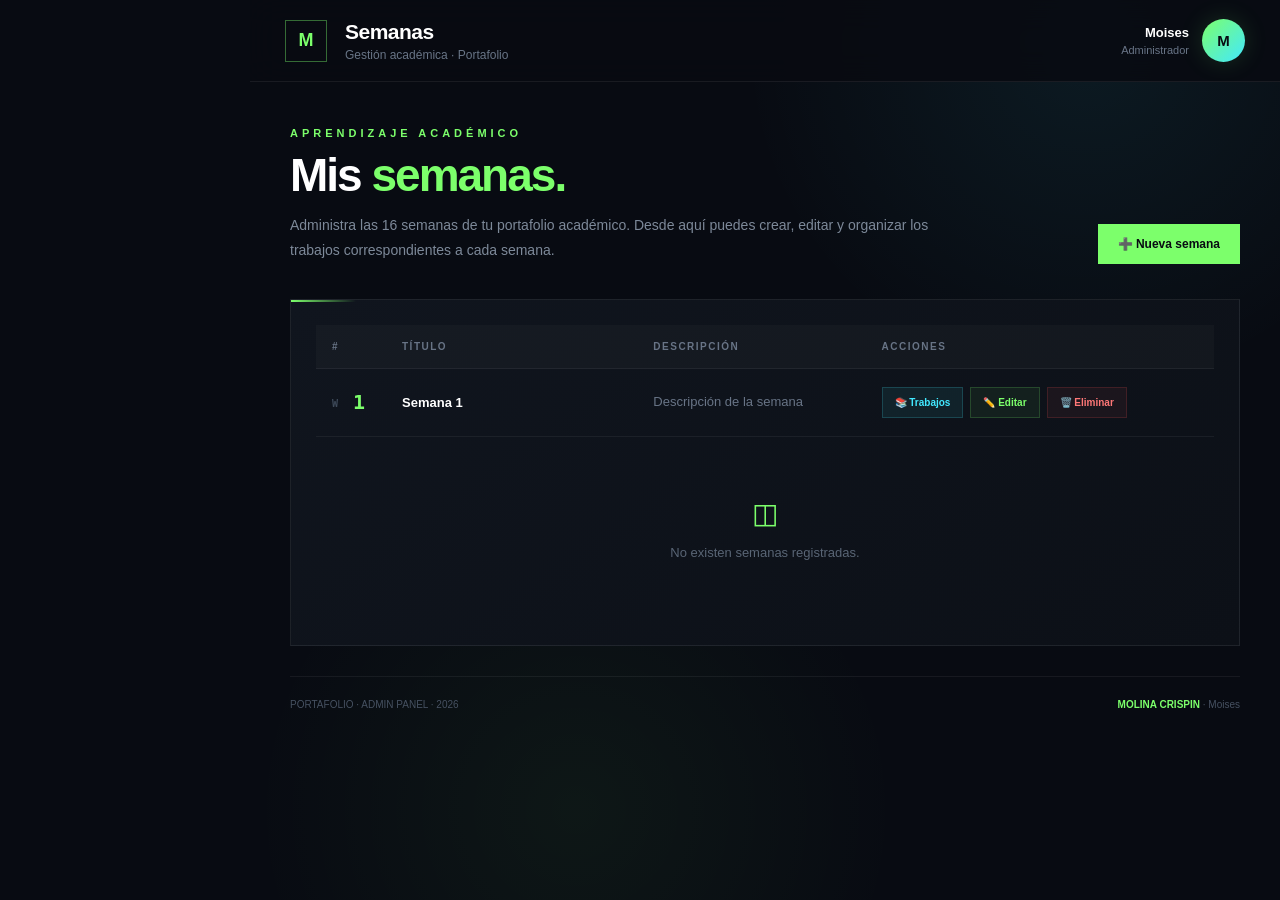
<file: src/main/resources/templates/admin/semanas.html>
<!DOCTYPE html>
<html lang="es"
      xmlns:th="http://www.thymeleaf.org">

<head>

  <meta charset="UTF-8">

  <meta name="viewport"
        content="width=device-width, initial-scale=1.0">

  <title>Semanas | MOLINA CRISPIN, Moises</title>

  <style>

    * {
      margin: 0;
      padding: 0;
      box-sizing: border-box;
    }

    body {
      font-family: Inter, Arial, Helvetica, sans-serif;
      background: #080b12;
      color: #ffffff;
      overflow-x: hidden;
    }

    /* =====================================================
       PÁGINA
       ===================================================== */

    .page {
      min-height: 100vh;

      background:
              radial-gradient(
                      circle at 85% 5%,
                      rgba(66, 232, 255, .07),
                      transparent 25%
              ),
              radial-gradient(
                      circle at 45% 90%,
                      rgba(124, 255, 107, .05),
                      transparent 30%
              );
    }

    .main {
      margin-left: 250px;
      min-height: 100vh;
    }

    /* =====================================================
       TOPBAR
       ===================================================== */

    .topbar {
      height: 82px;
      padding: 0 35px;

      display: flex;
      align-items: center;
      justify-content: space-between;

      background: rgba(8, 11, 18, .88);

      border-bottom:
              1px solid rgba(255,255,255,.07);

      position: sticky;
      top: 0;
      z-index: 100;

      backdrop-filter: blur(15px);
    }

    .topbar-left {
      display: flex;
      align-items: center;
      gap: 18px;
    }

    .topbar-mark {
      width: 42px;
      height: 42px;

      display: flex;
      align-items: center;
      justify-content: center;

      border:
              1px solid rgba(124,255,107,.4);

      color: #7cff6b;

      font-size: 18px;
      font-weight: 900;
    }

    .topbar-left h1 {
      font-size: 21px;
      font-weight: 800;
      letter-spacing: -.5px;
    }

    .topbar-left span {
      display: block;

      margin-top: 4px;

      color: #697587;
      font-size: 12px;
    }

    .admin {
      display: flex;
      align-items: center;
      gap: 13px;
    }

    .admin-info {
      text-align: right;
    }

    .admin-name {
      display: block;

      color: #ffffff;
      font-size: 13px;
      font-weight: 700;
    }

    .admin-role {
      display: block;

      margin-top: 4px;

      color: #697587;
      font-size: 11px;
    }

    .avatar {
      width: 43px;
      height: 43px;

      display: flex;
      align-items: center;
      justify-content: center;

      border-radius: 50%;

      background:
              linear-gradient(
                      135deg,
                      #7cff6b,
                      #42e8ff
              );

      color: #080b12;

      font-size: 15px;
      font-weight: 900;

      box-shadow:
              0 0 25px rgba(124,255,107,.15);
    }

    /* =====================================================
       CONTENIDO
       ===================================================== */

    .content {
      padding: 45px 40px 70px;

      max-width: 1450px;
    }

    .header {
      display: flex;
      align-items: flex-end;
      justify-content: space-between;

      gap: 30px;

      margin-bottom: 35px;
    }

    .header-label {
      display: block;

      color: #7cff6b;

      font-size: 11px;
      font-weight: 800;

      letter-spacing: 4px;

      margin-bottom: 12px;
    }

    .header h2 {
      font-size: clamp(30px, 4vw, 46px);

      line-height: 1.05;

      letter-spacing: -2px;

      margin-bottom: 14px;
    }

    .header h2 span {
      color: #7cff6b;
    }

    .header p {
      max-width: 650px;

      color: #7d8999;

      font-size: 14px;
      line-height: 1.8;
    }

    /* =====================================================
       BOTÓN NUEVA SEMANA
       ===================================================== */

    .btn-nuevo {

      display: inline-flex;

      align-items: center;
      justify-content: center;

      gap: 8px;

      padding: 13px 20px;

      background: #7cff6b;

      color: #080b12;

      text-decoration: none;

      font-size: 12px;

      font-weight: 800;

      white-space: nowrap;

      transition: .3s;
    }

    .btn-nuevo:hover {

      background: #a0ff92;

      transform: translateY(-3px);

      box-shadow:
              0 10px 30px
              rgba(124,255,107,.14);
    }

    /* =====================================================
       TABLA
       ===================================================== */

    .tabla-container {

      position: relative;

      background:
              linear-gradient(
                      145deg,
                      #10151e,
                      #0c1017
              );

      border:
              1px solid rgba(255,255,255,.07);

      padding: 25px;

      overflow-x: auto;
    }

    .tabla-container::before {

      content: "";

      position: absolute;

      top: 0;
      left: 0;

      width: 65px;
      height: 2px;

      background:
              linear-gradient(
                      90deg,
                      #7cff6b,
                      transparent
              );
    }

    table {

      width: 100%;

      border-collapse: collapse;

      min-width: 850px;
    }

    /* =====================================================
       CABECERA TABLA
       ===================================================== */

    thead {

      background:
              rgba(255,255,255,.025);
    }

    th {

      padding: 16px;

      color: #687486;

      text-align: left;

      font-size: 10px;

      text-transform: uppercase;

      letter-spacing: 1.5px;

      font-weight: 800;

      border-bottom:
              1px solid rgba(255,255,255,.08);
    }

    /* =====================================================
       CELDAS
       ===================================================== */

    td {

      padding: 18px 16px;

      color: #9ba5b3;

      font-size: 13px;

      border-bottom:
              1px solid rgba(255,255,255,.055);

      vertical-align: middle;
    }

    tbody tr {

      transition:
              background .25s ease;
    }

    tbody tr:hover {

      background:
              rgba(124,255,107,.025);
    }

    tbody tr:last-child td {

      border-bottom: none;
    }

    /* =====================================================
       NÚMERO DE SEMANA
       ===================================================== */

    .numero {

      width: 70px;

      color: #7cff6b;

      font-size: 20px;

      font-weight: 900;

      font-family: monospace;
    }

    .numero::before {

      content: "W";

      margin-right: 3px;

      color: #3f4b5b;

      font-size: 10px;

      vertical-align: middle;
    }

    /* =====================================================
       TÍTULO
       ===================================================== */

    td:nth-child(2) {

      color: #ffffff;

      font-weight: 700;

      min-width: 200px;
    }

    /* =====================================================
       DESCRIPCIÓN
       ===================================================== */

    td:nth-child(3) {

      max-width: 450px;

      color: #687486;

      line-height: 1.6;
    }

    /* =====================================================
       ACCIONES
       ===================================================== */

    .acciones {

      display: flex;

      align-items: center;

      gap: 7px;

      flex-wrap: wrap;
    }

    .btn {

      display: inline-flex;

      align-items: center;
      justify-content: center;

      padding: 9px 12px;

      border: 1px solid transparent;

      text-decoration: none;

      font-size: 10px;

      font-weight: 800;

      transition: .3s;

      white-space: nowrap;
    }

    /* TRABAJOS */

    .btn-trabajos {

      background:
              rgba(66,232,255,.07);

      border-color:
              rgba(66,232,255,.18);

      color: #42e8ff;
    }

    .btn-trabajos:hover {

      background:
              rgba(66,232,255,.14);

      border-color:
              rgba(66,232,255,.4);

      transform: translateY(-2px);
    }

    /* EDITAR */

    .btn-editar {

      background:
              rgba(124,255,107,.06);

      border-color:
              rgba(124,255,107,.18);

      color: #7cff6b;
    }

    .btn-editar:hover {

      background:
              rgba(124,255,107,.13);

      border-color:
              rgba(124,255,107,.4);

      transform: translateY(-2px);
    }

    /* ELIMINAR */

    .btn-eliminar {

      background:
              rgba(255,80,80,.06);

      border-color:
              rgba(255,80,80,.16);

      color: #ff7777;
    }

    .btn-eliminar:hover {

      background:
              rgba(255,80,80,.13);

      border-color:
              rgba(255,80,80,.35);

      transform: translateY(-2px);
    }

    /* =====================================================
       SIN SEMANAS
       ===================================================== */

    .vacio {

      text-align: center;

      padding: 60px 30px;

      color: #596575;

      font-size: 13px;
    }

    .vacio::before {

      content: "◫";

      display: block;

      margin-bottom: 15px;

      color: #7cff6b;

      font-size: 28px;
    }

    /* =====================================================
       FOOTER
       ===================================================== */

    .footer {

      margin-top: 30px;

      padding-top: 22px;

      border-top:
              1px solid rgba(255,255,255,.06);

      display: flex;

      align-items: center;

      justify-content: space-between;

      color: #465161;

      font-size: 10px;
    }

    .footer strong {

      color: #7cff6b;
    }

    /* =====================================================
       RESPONSIVE
       ===================================================== */

    @media (max-width: 900px) {

      .main {
        margin-left: 200px;
      }

      .content {
        padding: 30px 25px 50px;
      }

      .header {

        align-items: flex-start;

        flex-direction: column;
      }

    }

    @media (max-width: 600px) {

      .main {
        margin-left: 0;
      }

      .topbar {

        height: 70px;

        padding: 0 18px;
      }

      .topbar-mark {
        display: none;
      }

      .topbar-left h1 {
        font-size: 18px;
      }

      .topbar-left span {
        display: none;
      }

      .admin-info {
        display: none;
      }

      .content {

        padding: 25px 16px 45px;
      }

      .header h2 {

        font-size: 32px;
      }

      .tabla-container {

        padding: 15px;
      }

      .footer {

        flex-direction: column;

        align-items: flex-start;

        gap: 8px;
      }

    }

  </style>

</head>

<body>

<div class="page">


  <!-- =====================================================
       SIDEBAR
       ===================================================== -->

  <div th:replace="~{fragments/sidebar :: sidebar('semanas')}"></div>


  <!-- =====================================================
       CONTENIDO PRINCIPAL
       ===================================================== -->

  <main class="main">


    <!-- =================================================
         TOPBAR
         ================================================= -->

    <header class="topbar">

      <div class="topbar-left">

        <div class="topbar-mark">
          M
        </div>

        <div>

          <h1>
            Semanas
          </h1>

          <span>
                        Gestión académica · Portafolio
                    </span>

        </div>

      </div>


      <div class="admin">

        <div class="admin-info">

                    <span class="admin-name">
                        Moises
                    </span>

          <span class="admin-role">
                        Administrador
                    </span>

        </div>

        <div class="avatar">
          M
        </div>

      </div>

    </header>


    <!-- =================================================
         CONTENIDO
         ================================================= -->

    <section class="content">


      <!-- =================================================
           ENCABEZADO
           ================================================= -->

      <div class="header">

        <div>

                    <span class="header-label">
                        APRENDIZAJE ACADÉMICO
                    </span>

          <h2>
            Mis
            <span>semanas.</span>
          </h2>

          <p>
            Administra las 16 semanas de tu portafolio
            académico. Desde aquí puedes crear, editar
            y organizar los trabajos correspondientes
            a cada semana.
          </p>

        </div>


        <!-- NUEVA SEMANA -->

        <a
                href="/admin/semanas/nuevo"
                class="btn-nuevo">

          ➕ Nueva semana

        </a>

      </div>


      <!-- =================================================
           TABLA
           ================================================= -->

      <div class="tabla-container">

        <table>

          <thead>

          <tr>

            <th>
              #
            </th>

            <th>
              Título
            </th>

            <th>
              Descripción
            </th>

            <th>
              Acciones
            </th>

          </tr>

          </thead>


          <tbody>


          <!-- =================================================
               RECORRER SEMANAS
               ================================================= -->

          <tr
                  th:each="semana : ${semanas}">


            <!-- NÚMERO -->

            <td
                    class="numero"
                    th:text="${semana.numero}">

              1

            </td>


            <!-- TÍTULO -->

            <td
                    th:text="${semana.titulo}">

              Semana 1

            </td>


            <!-- DESCRIPCIÓN -->

            <td
                    th:text="${semana.descripcion}">

              Descripción de la semana

            </td>


            <!-- =================================================
                 ACCIONES
                 ================================================= -->

            <td>

              <div class="acciones">


                <!-- TRABAJOS -->

                <a
                        class="btn btn-trabajos"
                        th:href="@{/admin/trabajos/semana/{id}(id=${semana.id})}">

                  📚 Trabajos

                </a>


                <!-- EDITAR -->

                <a
                        class="btn btn-editar"
                        th:href="@{/admin/semanas/editar/{id}(id=${semana.id})}">

                  ✏️ Editar

                </a>


                <!-- ELIMINAR -->

                <a
                        class="btn btn-eliminar"
                        th:href="@{/admin/semanas/eliminar/{id}(id=${semana.id})}"
                        onclick="return confirm('¿Seguro que deseas eliminar esta semana?');">

                  🗑️ Eliminar

                </a>


              </div>

            </td>

          </tr>


          <!-- =================================================
               SIN SEMANAS
               ================================================= -->

          <tr
                  th:if="${#lists.isEmpty(semanas)}">

            <td
                    colspan="4"
                    class="vacio">

              No existen semanas registradas.

            </td>

          </tr>


          </tbody>

        </table>

      </div>


      <!-- =================================================
           FOOTER
           ================================================= -->

      <div class="footer">

                <span>
                    PORTAFOLIO · ADMIN PANEL · 2026
                </span>

        <span>

                    <strong>
                        MOLINA CRISPIN
                    </strong>

                    · Moises

                </span>

      </div>


    </section>

  </main>

</div>

</body>

</html>
</file>
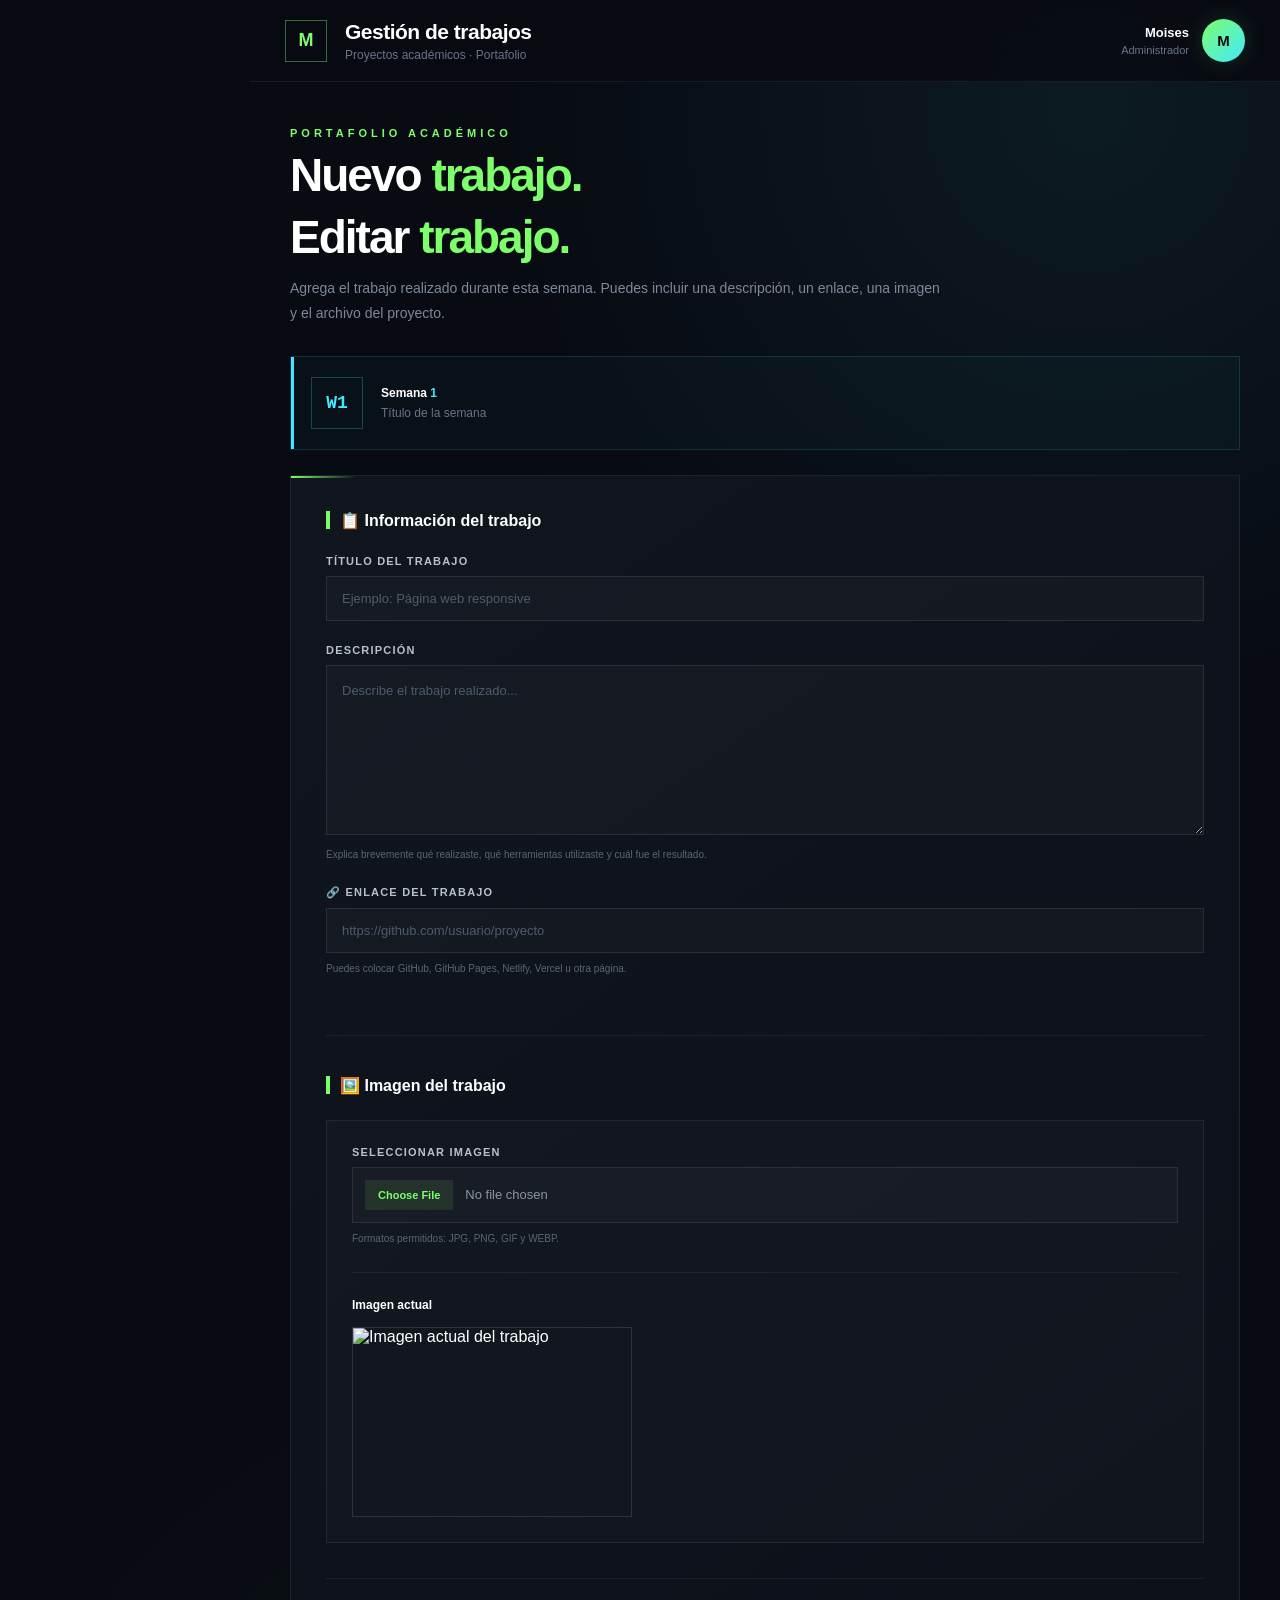
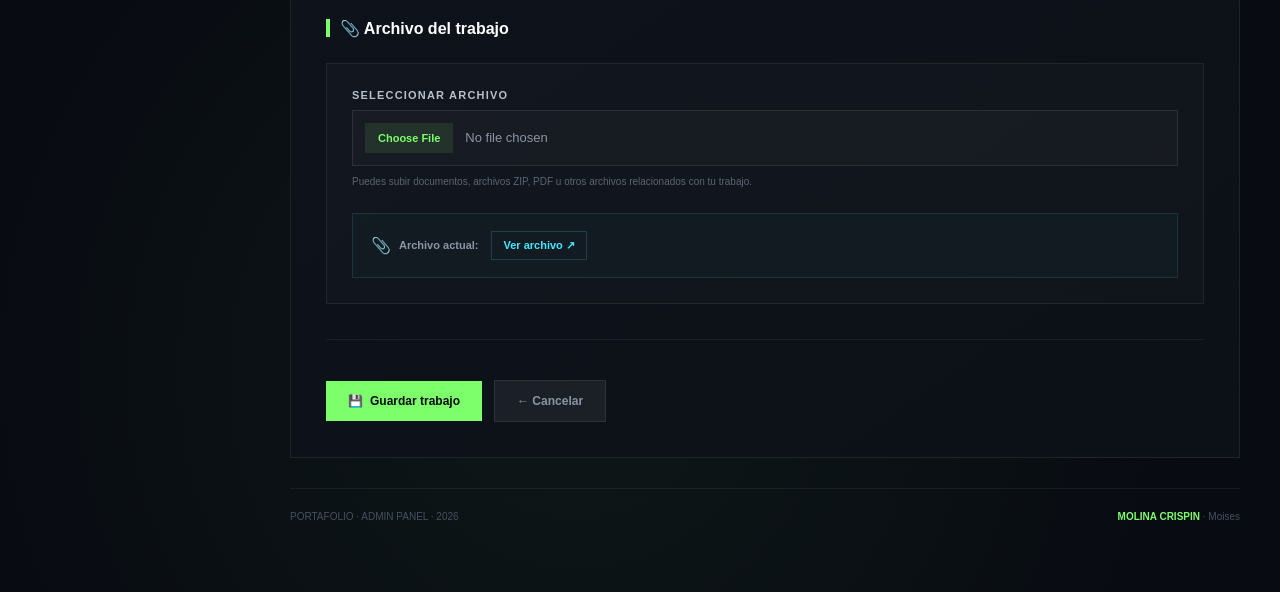
<file: src/main/resources/templates/admin/trabajo-form.html>
<!DOCTYPE html>
<html lang="es"
      xmlns:th="http://www.thymeleaf.org">

<head>

    <meta charset="UTF-8">

    <meta name="viewport"
          content="width=device-width, initial-scale=1.0">

    <title
            th:text="${nuevo
            ? 'Nuevo trabajo | MOLINA CRISPIN, Moises'
            : 'Editar trabajo | MOLINA CRISPIN, Moises'}">

        Trabajo

    </title>

    <style>

        * {
            margin: 0;
            padding: 0;
            box-sizing: border-box;
        }

        body {
            font-family: Inter, Arial, Helvetica, sans-serif;
            background: #080b12;
            color: #ffffff;
            overflow-x: hidden;
        }

        /* =====================================================
           PÁGINA
           ===================================================== */

        .page {
            min-height: 100vh;

            background:
                    radial-gradient(
                            circle at 85% 5%,
                            rgba(66, 232, 255, .07),
                            transparent 25%
                    ),
                    radial-gradient(
                            circle at 45% 90%,
                            rgba(124, 255, 107, .05),
                            transparent 30%
                    );
        }

        .main {
            margin-left: 250px;
            min-height: 100vh;
        }


        /* =====================================================
           TOPBAR
           ===================================================== */

        .topbar {
            height: 82px;

            padding: 0 35px;

            display: flex;

            align-items: center;

            justify-content: space-between;

            background: rgba(8, 11, 18, .88);

            border-bottom:
                    1px solid rgba(255,255,255,.07);

            position: sticky;

            top: 0;

            z-index: 100;

            backdrop-filter: blur(15px);
        }

        .topbar-left {

            display: flex;

            align-items: center;

            gap: 18px;
        }

        .topbar-mark {

            width: 42px;

            height: 42px;

            display: flex;

            align-items: center;

            justify-content: center;

            border:
                    1px solid rgba(124,255,107,.4);

            color: #7cff6b;

            font-size: 18px;

            font-weight: 900;
        }

        .topbar-left h1 {

            font-size: 21px;

            font-weight: 800;

            letter-spacing: -.5px;
        }

        .topbar-left span {

            display: block;

            margin-top: 4px;

            color: #697587;

            font-size: 12px;
        }

        .admin {

            display: flex;

            align-items: center;

            gap: 13px;
        }

        .admin-info {

            text-align: right;
        }

        .admin-name {

            display: block;

            color: #ffffff;

            font-size: 13px;

            font-weight: 700;
        }

        .admin-role {

            display: block;

            margin-top: 4px;

            color: #697587;

            font-size: 11px;
        }

        .avatar {

            width: 43px;

            height: 43px;

            display: flex;

            align-items: center;

            justify-content: center;

            border-radius: 50%;

            background:
                    linear-gradient(
                            135deg,
                            #7cff6b,
                            #42e8ff
                    );

            color: #080b12;

            font-size: 15px;

            font-weight: 900;

            box-shadow:
                    0 0 25px rgba(124,255,107,.15);
        }


        /* =====================================================
           CONTENIDO
           ===================================================== */

        .content {

            padding: 45px 40px 70px;

            max-width: 1200px;
        }

        .header {

            margin-bottom: 30px;
        }

        .header-label {

            display: block;

            color: #7cff6b;

            font-size: 11px;

            font-weight: 800;

            letter-spacing: 4px;

            margin-bottom: 12px;
        }

        .header h2 {

            font-size: clamp(30px, 4vw, 46px);

            line-height: 1.05;

            letter-spacing: -2px;

            margin-bottom: 14px;
        }

        .header h2 span {

            color: #7cff6b;
        }

        .header p {

            max-width: 650px;

            color: #7d8999;

            font-size: 14px;

            line-height: 1.8;
        }


        /* =====================================================
           INFORMACIÓN DE SEMANA
           ===================================================== */

        .semana-info {

            display: flex;

            align-items: center;

            gap: 18px;

            margin-bottom: 25px;

            padding: 20px;

            background:
                    rgba(66,232,255,.025);

            border:
                    1px solid rgba(66,232,255,.14);

            position: relative;
        }

        .semana-info::before {

            content: "";

            width: 3px;

            height: 100%;

            position: absolute;

            left: 0;

            top: 0;

            background: #42e8ff;
        }

        .semana-numero {

            width: 52px;

            height: 52px;

            flex-shrink: 0;

            display: flex;

            align-items: center;

            justify-content: center;

            border:
                    1px solid rgba(66,232,255,.25);

            color: #42e8ff;

            font-family: monospace;

            font-size: 18px;

            font-weight: 900;
        }

        .semana-info strong {

            display: block;

            color: #ffffff;

            font-size: 12px;

            margin-bottom: 6px;
        }

        .semana-info strong span {

            color: #42e8ff;
        }

        .semana-titulo {

            color: #687486;

            font-size: 12px;
        }


        /* =====================================================
           FORMULARIO
           ===================================================== */

        .form-container {

            position: relative;

            background:
                    linear-gradient(
                            145deg,
                            #10151e,
                            #0c1017
                    );

            border:
                    1px solid rgba(255,255,255,.07);

            padding: 35px;
        }

        .form-container::before {

            content: "";

            position: absolute;

            top: 0;

            left: 0;

            width: 65px;

            height: 2px;

            background:
                    linear-gradient(
                            90deg,
                            #7cff6b,
                            transparent
                    );
        }


        /* =====================================================
           SECCIONES
           ===================================================== */

        .seccion {

            margin-bottom: 40px;

            padding-bottom: 35px;

            border-bottom:
                    1px solid rgba(255,255,255,.06);
        }

        .seccion:last-of-type {

            border-bottom: none;
        }

        .seccion h2 {

            margin-bottom: 25px;

            color: #ffffff;

            font-size: 16px;

            font-weight: 800;

            display: flex;

            align-items: center;

            gap: 10px;
        }

        .seccion h2::before {

            content: "";

            width: 4px;

            height: 18px;

            background: #7cff6b;

            display: inline-block;
        }


        /* =====================================================
           CAMPOS
           ===================================================== */

        .campo {

            margin-bottom: 23px;
        }

        .campo label {

            display: block;

            margin-bottom: 9px;

            color: #b7c0cc;

            font-size: 11px;

            font-weight: 700;

            text-transform: uppercase;

            letter-spacing: 1.2px;
        }

        .campo input,
        .campo textarea {

            width: 100%;

            padding: 14px 15px;

            border:
                    1px solid rgba(255,255,255,.09);

            border-radius: 0;

            background:
                    rgba(255,255,255,.025);

            color: #ffffff;

            font-family:
                    Inter,
                    Arial,
                    sans-serif;

            font-size: 13px;

            outline: none;

            transition:
                    border-color .3s ease,
                    background .3s ease,
                    box-shadow .3s ease;
        }

        .campo input::placeholder,
        .campo textarea::placeholder {

            color: #4f5b6b;
        }

        .campo input:focus,
        .campo textarea:focus {

            border-color:
                    rgba(124,255,107,.55);

            background:
                    rgba(124,255,107,.025);

            box-shadow:
                    0 0 0 3px
                    rgba(124,255,107,.04);
        }

        .campo textarea {

            min-height: 170px;

            resize: vertical;

            line-height: 1.7;
        }

        .campo small {

            display: block;

            margin-top: 8px;

            color: #596575;

            font-size: 10px;

            line-height: 1.6;
        }


        /* =====================================================
           CAJA DE ARCHIVOS
           ===================================================== */

        .archivo-box {

            padding: 25px;

            background:
                    rgba(255,255,255,.015);

            border:
                    1px solid rgba(255,255,255,.07);
        }

        .archivo-box input[type="file"] {

            padding: 12px;

            cursor: pointer;

            color: #8995a5;

            width: 100%;
        }

        .archivo-box input[type="file"]::file-selector-button {

            margin-right: 12px;

            padding: 9px 13px;

            border: none;

            background:
                    rgba(124,255,107,.10);

            color: #7cff6b;

            cursor: pointer;

            font-size: 11px;

            font-weight: 700;
        }


        /* =====================================================
           IMAGEN ACTUAL
           ===================================================== */

        .imagen-actual {

            margin-top: 25px;

            padding-top: 25px;

            border-top:
                    1px solid rgba(255,255,255,.06);
        }

        .imagen-actual p {

            margin-bottom: 15px;

            color: #8995a5;

            font-size: 12px;
        }

        .imagen-actual p strong {

            color: #ffffff;
        }

        .imagen-actual img {

            width: 280px;

            height: 190px;

            object-fit: cover;

            display: block;

            border:
                    1px solid rgba(255,255,255,.12);
        }


        /* =====================================================
           ARCHIVO ACTUAL
           ===================================================== */

        .archivo-actual {

            margin-top: 20px;

            padding: 17px 18px;

            display: flex;

            align-items: center;

            flex-wrap: wrap;

            gap: 8px;

            background:
                    rgba(66,232,255,.025);

            border:
                    1px solid rgba(66,232,255,.12);

            color: #8995a5;

            font-size: 11px;
        }

        .archivo-icono {

            color: #42e8ff;

            font-size: 16px;
        }

        .archivo-actual a {

            margin-left: 5px;

            padding: 7px 11px;

            color: #42e8ff;

            border:
                    1px solid rgba(66,232,255,.18);

            font-weight: 800;

            text-decoration: none;

            transition: .2s ease;
        }

        .archivo-actual a:hover {

            color: #7cff6b;

            border-color:
                    rgba(124,255,107,.35);

            background:
                    rgba(124,255,107,.04);
        }


        /* =====================================================
           BOTONES
           ===================================================== */

        .botones {

            display: flex;

            align-items: center;

            gap: 12px;

            margin-top: 5px;
        }

        .btn {

            display: inline-flex;

            align-items: center;

            justify-content: center;

            gap: 7px;

            padding: 13px 22px;

            border: none;

            font-size: 12px;

            font-weight: 800;

            text-decoration: none;

            cursor: pointer;

            transition: .3s;
        }

        .btn-guardar {

            background: #7cff6b;

            color: #080b12;
        }

        .btn-guardar:hover {

            background: #a0ff92;

            transform: translateY(-2px);

            box-shadow:
                    0 8px 25px
                    rgba(124,255,107,.15);
        }

        .btn-cancelar {

            background:
                    rgba(255,255,255,.06);

            color: #8995a5;

            border:
                    1px solid rgba(255,255,255,.08);
        }

        .btn-cancelar:hover {

            color: #ffffff;

            border-color:
                    rgba(255,255,255,.2);

            transform: translateY(-2px);
        }


        /* =====================================================
           FOOTER
           ===================================================== */

        .footer {

            margin-top: 30px;

            padding-top: 22px;

            border-top:
                    1px solid rgba(255,255,255,.06);

            display: flex;

            align-items: center;

            justify-content: space-between;

            color: #465161;

            font-size: 10px;
        }

        .footer strong {

            color: #7cff6b;
        }


        /* =====================================================
           RESPONSIVE
           ===================================================== */

        @media (max-width: 900px) {

            .main {

                margin-left: 200px;
            }

            .content {

                padding: 30px 25px 50px;
            }
        }


        @media (max-width: 600px) {

            .main {

                margin-left: 0;
            }

            .topbar {

                height: 70px;

                padding: 0 18px;
            }

            .topbar-mark {

                display: none;
            }

            .topbar-left h1 {

                font-size: 18px;
            }

            .topbar-left span {

                display: none;
            }

            .admin-info {

                display: none;
            }

            .content {

                padding: 25px 16px 45px;
            }

            .form-container {

                padding: 22px;
            }

            .header h2 {

                font-size: 32px;
            }

            .semana-info {

                align-items: flex-start;
            }

            .imagen-actual img {

                width: 100%;

                height: auto;

                max-height: 250px;
            }

            .botones {

                flex-direction: column;

                align-items: stretch;
            }

            .btn {

                width: 100%;

                text-align: center;
            }

            .archivo-actual {

                align-items: flex-start;

                flex-direction: column;
            }

            .archivo-actual a {

                margin-left: 0;

                margin-top: 5px;
            }

            .footer {

                flex-direction: column;

                align-items: flex-start;

                gap: 8px;
            }
        }

    </style>

</head>


<body>

<div class="page">


    <!-- =====================================================
         SIDEBAR
         ===================================================== -->

    <div th:replace="~{fragments/sidebar :: sidebar('trabajos')}"></div>


    <!-- =====================================================
         CONTENIDO PRINCIPAL
         ===================================================== -->

    <main class="main">


        <!-- =================================================
             TOPBAR
             ================================================= -->

        <header class="topbar">

            <div class="topbar-left">

                <div class="topbar-mark">
                    M
                </div>

                <div>

                    <h1>
                        Gestión de trabajos
                    </h1>

                    <span>
                        Proyectos académicos · Portafolio
                    </span>

                </div>

            </div>


            <div class="admin">

                <div class="admin-info">

                    <span class="admin-name">
                        Moises
                    </span>

                    <span class="admin-role">
                        Administrador
                    </span>

                </div>

                <div class="avatar">
                    M
                </div>

            </div>

        </header>


        <!-- =================================================
             CONTENIDO
             ================================================= -->

        <section class="content">


            <!-- =================================================
                 ENCABEZADO
                 ================================================= -->

            <div class="header">

                <span class="header-label">
                    PORTAFOLIO ACADÉMICO
                </span>


                <h2 th:if="${nuevo}">

                    Nuevo
                    <span>trabajo.</span>

                </h2>


                <h2 th:if="${!nuevo}">

                    Editar
                    <span>trabajo.</span>

                </h2>


                <p>

                    Agrega el trabajo realizado durante esta
                    semana. Puedes incluir una descripción,
                    un enlace, una imagen y el archivo del proyecto.

                </p>

            </div>


            <!-- =================================================
                 SEMANA
                 ================================================= -->

            <div class="semana-info">

                <div class="semana-numero">

                    W<span th:text="${semana.numero}">
                        1
                    </span>

                </div>

                <div>

                    <strong>

                        Semana
                        <span th:text="${semana.numero}">
                            1
                        </span>

                    </strong>

                    <div
                            class="semana-titulo"
                            th:text="${semana.titulo}">

                        Título de la semana

                    </div>

                </div>

            </div>


            <!-- =================================================
                 FORMULARIO
                 ================================================= -->

            <div class="form-container">

                <form
                        th:action="@{/admin/trabajos/guardar}"
                        th:object="${trabajo}"
                        method="post"
                        enctype="multipart/form-data">


                    <!-- ID -->

                    <input
                            type="hidden"
                            th:field="*{id}">


                    <!-- SEMANA -->

                    <input
                            type="hidden"
                            name="semana.id"
                            th:value="${semana.id}">


                    <!-- =================================================
                         INFORMACIÓN DEL TRABAJO
                         ================================================= -->

                    <div class="seccion">

                        <h2>
                            📋 Información del trabajo
                        </h2>


                        <!-- TÍTULO -->

                        <div class="campo">

                            <label for="titulo">
                                Título del trabajo
                            </label>

                            <input
                                    type="text"
                                    id="titulo"
                                    th:field="*{titulo}"
                                    placeholder="Ejemplo: Página web responsive"
                                    required>

                        </div>


                        <!-- DESCRIPCIÓN -->

                        <div class="campo">

                            <label for="descripcion">
                                Descripción
                            </label>

                            <textarea
                                    id="descripcion"
                                    th:field="*{descripcion}"
                                    placeholder="Describe el trabajo realizado..."></textarea>

                            <small>

                                Explica brevemente qué realizaste,
                                qué herramientas utilizaste y cuál
                                fue el resultado.

                            </small>

                        </div>


                        <!-- ENLACE -->

                        <div class="campo">

                            <label for="enlace">
                                🔗 Enlace del trabajo
                            </label>

                            <input
                                    type="url"
                                    id="enlace"
                                    th:field="*{enlace}"
                                    placeholder="https://github.com/usuario/proyecto">

                            <small>

                                Puedes colocar GitHub, GitHub Pages,
                                Netlify, Vercel u otra página.

                            </small>

                        </div>

                    </div>


                    <!-- =================================================
                         IMAGEN
                         ================================================= -->

                    <div class="seccion">

                        <h2>
                            🖼️ Imagen del trabajo
                        </h2>


                        <div class="archivo-box">

                            <div class="campo">

                                <label for="imagenArchivo">
                                    Seleccionar imagen
                                </label>

                                <input
                                        type="file"
                                        id="imagenArchivo"
                                        name="imagenArchivo"
                                        accept="image/jpeg,image/png,image/gif,image/webp">

                                <small>

                                    Formatos permitidos:
                                    JPG, PNG, GIF y WEBP.

                                </small>

                            </div>


                            <!-- IMAGEN ACTUAL -->

                            <div
                                    class="imagen-actual"
                                    th:if="${trabajo.imagen != null and !trabajo.imagen.isEmpty()}">

                                <p>

                                    <strong>
                                        Imagen actual
                                    </strong>

                                </p>

                               <img
    th:src="${trabajo.imagen}"
    alt="Imagen actual del trabajo">
                            </div>

                        </div>

                    </div>


                    <!-- =================================================
                         ARCHIVO
                         ================================================= -->

                    <div class="seccion">

                        <h2>
                            📎 Archivo del trabajo
                        </h2>


                        <div class="archivo-box">

                            <div class="campo">

                                <label for="archivoTrabajo">
                                    Seleccionar archivo
                                </label>

                                <input
                                        type="file"
                                        id="archivoTrabajo"
                                        name="archivoTrabajo"
                                        accept=".pdf,.doc,.docx,.xls,.xlsx,.ppt,.pptx,.txt,.zip">

                                <small>

                                    Puedes subir documentos,
                                    archivos ZIP, PDF u otros archivos
                                    relacionados con tu trabajo.

                                </small>

                            </div>


                            <!-- =================================================
                                 ARCHIVO ACTUAL
                                 ================================================= -->

                            <div
                                    class="archivo-actual"
                                    th:if="${trabajo.archivo != null and !trabajo.archivo.isEmpty()}">

                                <span class="archivo-icono">
                                    📎
                                </span>

                                <strong>
                                    Archivo actual:
                                </strong>

                                <a
                                        th:href="@{/admin/trabajos/archivo/{nombre}(nombre=${trabajo.archivo})}"
                                        target="_blank"
                                        rel="noopener noreferrer">

                                    Ver archivo ↗

                                </a>

                            </div>

                        </div>

                    </div>


                    <!-- =================================================
                         BOTONES
                         ================================================= -->

                    <div class="botones">


                        <button
                                type="submit"
                                class="btn btn-guardar">

                            💾

                            <span
                                    th:text="${nuevo
                                    ? 'Guardar trabajo'
                                    : 'Actualizar trabajo'}">

                                Guardar trabajo

                            </span>

                        </button>


                        <a
                                class="btn btn-cancelar"
                                th:href="@{/admin/trabajos/semana/{id}(id=${semana.id})}">

                            ← Cancelar

                        </a>

                    </div>


                </form>

            </div>


            <!-- =================================================
                 FOOTER
                 ================================================= -->

            <div class="footer">

                <span>
                    PORTAFOLIO · ADMIN PANEL · 2026
                </span>

                <span>

                    <strong>
                        MOLINA CRISPIN
                    </strong>

                    · Moises

                </span>

            </div>


        </section>

    </main>

</div>

</body>

</html>
</file>
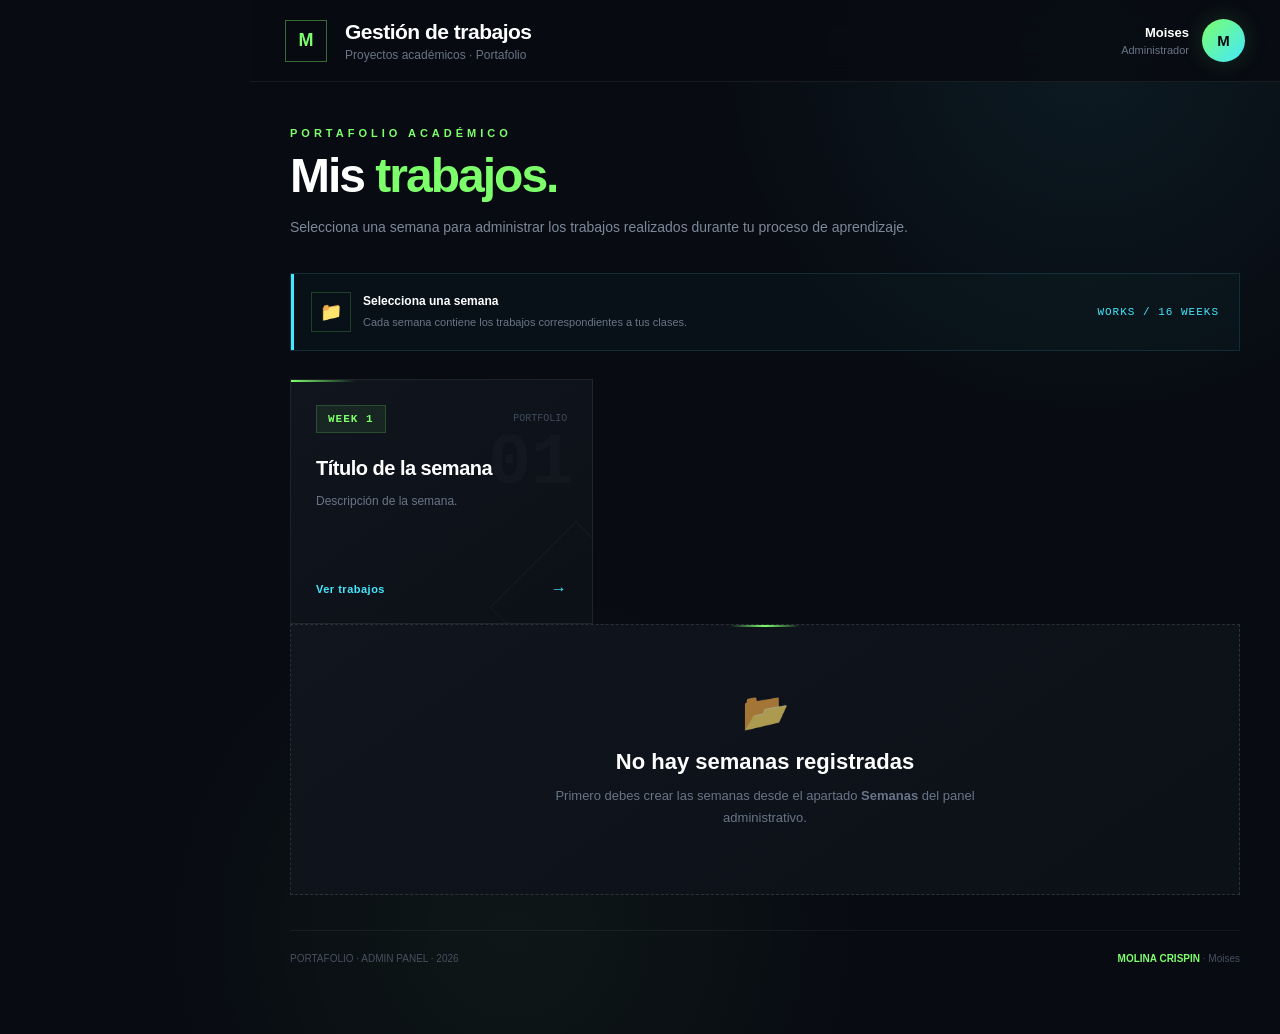
<file: src/main/resources/templates/admin/trabajos-index.html>
<!DOCTYPE html>
<html lang="es"
      xmlns:th="http://www.thymeleaf.org">

<head>

    <meta charset="UTF-8">

    <meta name="viewport"
          content="width=device-width, initial-scale=1.0">

    <title>
        Trabajos | Panel administrativo
    </title>

    <style>

        * {
            margin: 0;
            padding: 0;
            box-sizing: border-box;
        }

        body {
            font-family: Inter, Arial, Helvetica, sans-serif;
            background: #080b12;
            color: #ffffff;
            overflow-x: hidden;
        }

        /* =====================================================
           PÁGINA
           ===================================================== */

        .page {
            min-height: 100vh;

            background:
                    radial-gradient(
                            circle at 85% 5%,
                            rgba(66,232,255,.07),
                            transparent 25%
                    ),
                    radial-gradient(
                            circle at 40% 90%,
                            rgba(124,255,107,.05),
                            transparent 30%
                    );
        }

        /* =====================================================
           CONTENIDO
           ===================================================== */

        .main {
            margin-left: 250px;
            min-height: 100vh;
        }

        .content {
            padding: 45px 40px 70px;
            max-width: 1350px;
        }

        /* =====================================================
           TOPBAR
           ===================================================== */

        .topbar {
            height: 82px;
            padding: 0 35px;

            display: flex;
            align-items: center;
            justify-content: space-between;

            background: rgba(8,11,18,.88);

            border-bottom:
                    1px solid
                    rgba(255,255,255,.07);

            position: sticky;
            top: 0;
            z-index: 100;

            backdrop-filter: blur(15px);
        }

        .topbar-left {
            display: flex;
            align-items: center;
            gap: 18px;
        }

        .topbar-mark {
            width: 42px;
            height: 42px;

            display: flex;
            align-items: center;
            justify-content: center;

            border:
                    1px solid
                    rgba(124,255,107,.4);

            color: #7cff6b;

            font-size: 18px;
            font-weight: 900;
        }

        .topbar-left h1 {
            font-size: 21px;
            font-weight: 800;
            letter-spacing: -.5px;
        }

        .topbar-left span {
            display: block;

            margin-top: 4px;

            color: #697587;
            font-size: 12px;
        }

        .admin {
            display: flex;
            align-items: center;
            gap: 13px;
        }

        .admin-info {
            text-align: right;
        }

        .admin-name {
            display: block;

            color: #ffffff;

            font-size: 13px;
            font-weight: 700;
        }

        .admin-role {
            display: block;

            margin-top: 4px;

            color: #697587;

            font-size: 11px;
        }

        .avatar {
            width: 43px;
            height: 43px;

            display: flex;
            align-items: center;
            justify-content: center;

            border-radius: 50%;

            background:
                    linear-gradient(
                            135deg,
                            #7cff6b,
                            #42e8ff
                    );

            color: #080b12;

            font-size: 15px;
            font-weight: 900;

            box-shadow:
                    0 0 25px
                    rgba(124,255,107,.15);
        }

        /* =====================================================
           ENCABEZADO
           ===================================================== */

        .header {
            margin-bottom: 32px;
        }

        .header-label {
            display: block;

            margin-bottom: 12px;

            color: #7cff6b;

            font-size: 11px;
            font-weight: 800;

            letter-spacing: 4px;
        }

        .header h2 {
            margin-bottom: 14px;

            font-size: clamp(32px, 4vw, 48px);

            line-height: 1.05;

            letter-spacing: -2px;
        }

        .header h2 span {
            color: #7cff6b;
        }

        .header p {
            max-width: 680px;

            color: #7d8999;

            font-size: 14px;

            line-height: 1.8;
        }

        /* =====================================================
           BARRA DE INFORMACIÓN
           ===================================================== */

        .info-bar {
            display: flex;

            align-items: center;
            justify-content: space-between;

            gap: 20px;

            margin-bottom: 28px;
            padding: 18px 20px;

            background:
                    rgba(66,232,255,.025);

            border:
                    1px solid
                    rgba(66,232,255,.12);

            position: relative;
        }

        .info-bar::before {
            content: "";

            position: absolute;

            left: 0;
            top: 0;

            width: 3px;
            height: 100%;

            background: #42e8ff;
        }

        .info-left {
            display: flex;
            align-items: center;
            gap: 12px;
        }

        .info-icon {
            width: 40px;
            height: 40px;

            display: flex;
            align-items: center;
            justify-content: center;

            border:
                    1px solid
                    rgba(124,255,107,.2);

            color: #7cff6b;

            font-size: 18px;
        }

        .info-text strong {
            display: block;

            margin-bottom: 4px;

            color: #ffffff;

            font-size: 12px;
        }

        .info-text span {
            color: #697587;

            font-size: 11px;
        }

        .info-code {
            color: #42e8ff;

            font-family: monospace;

            font-size: 11px;

            letter-spacing: 1px;
        }

        /* =====================================================
           GRID DE SEMANAS
           ===================================================== */

        .weeks-grid {
            display: grid;

            grid-template-columns:
                    repeat(
                            auto-fill,
                            minmax(260px, 1fr)
                    );

            gap: 20px;
        }

        /* =====================================================
           TARJETA
           ===================================================== */

        .week-card {
            position: relative;

            min-height: 245px;

            display: flex;

            flex-direction: column;

            padding: 25px;

            overflow: hidden;

            background:
                    linear-gradient(
                            145deg,
                            #10151e,
                            #0c1017
                    );

            border:
                    1px solid
                    rgba(255,255,255,.07);

            text-decoration: none;

            transition:
                    transform .3s ease,
                    border-color .3s ease,
                    box-shadow .3s ease;
        }

        .week-card::before {
            content: "";

            position: absolute;

            top: 0;
            left: 0;

            width: 65px;
            height: 2px;

            background:
                    linear-gradient(
                            90deg,
                            #7cff6b,
                            transparent
                    );
        }

        .week-card::after {
            content: "";

            position: absolute;

            right: -45px;
            bottom: -45px;

            width: 120px;
            height: 120px;

            border:
                    1px solid
                    rgba(66,232,255,.05);

            transform: rotate(45deg);

            transition: .3s;
        }

        .week-card:hover {
            transform: translateY(-6px);

            border-color:
                    rgba(124,255,107,.22);

            box-shadow:
                    0 18px 45px
                    rgba(0,0,0,.25);
        }

        .week-card:hover::after {
            border-color:
                    rgba(66,232,255,.12);
        }

        /* =====================================================
           CABECERA DE TARJETA
           ===================================================== */

        .week-top {
            display: flex;

            align-items: center;
            justify-content: space-between;

            margin-bottom: 22px;
        }

        .week-number {
            display: inline-flex;

            align-items: center;
            justify-content: center;

            padding: 7px 11px;

            background:
                    rgba(124,255,107,.08);

            border:
                    1px solid
                    rgba(124,255,107,.18);

            color: #7cff6b;

            font-family: monospace;

            font-size: 11px;
            font-weight: 800;

            letter-spacing: 1px;
        }

        .week-code {
            color: #3f4a59;

            font-family: monospace;

            font-size: 10px;
        }

        /* =====================================================
           NUMERO GRANDE
           ===================================================== */

        .week-big-number {
            position: absolute;

            right: 18px;
            top: 48px;

            color:
                    rgba(255,255,255,.025);

            font-family: monospace;

            font-size: 72px;

            font-weight: 900;

            line-height: 1;

            pointer-events: none;
        }

        /* =====================================================
           TITULO
           ===================================================== */

        .week-card h2 {
            position: relative;
            z-index: 1;

            margin-bottom: 10px;

            color: #ffffff;

            font-size: 20px;

            line-height: 1.3;

            letter-spacing: -.5px;
        }

        /* =====================================================
           DESCRIPCIÓN
           ===================================================== */

        .week-card p {
            position: relative;
            z-index: 1;

            margin: 0;

            color: #697587;

            font-size: 12px;

            line-height: 1.7;

            min-height: 42px;
        }

        /* =====================================================
           BOTÓN
           ===================================================== */

        .view-button {
            position: relative;
            z-index: 2;

            display: flex;

            align-items: center;
            justify-content: space-between;

            margin-top: auto;
            padding-top: 20px;

            color: #42e8ff;

            font-size: 11px;

            font-weight: 800;

            letter-spacing: .5px;

            transition: .3s;
        }

        .view-arrow {
            font-size: 16px;

            transition: .3s;
        }

        .week-card:hover .view-button {
            color: #7cff6b;
        }

        .week-card:hover .view-arrow {
            transform: translateX(5px);
        }

        /* =====================================================
           ESTADO VACÍO
           ===================================================== */

        .empty {
            position: relative;

            padding: 65px 30px;

            text-align: center;

            background:
                    linear-gradient(
                            145deg,
                            #10151e,
                            #0c1017
                    );

            border:
                    1px dashed
                    rgba(255,255,255,.12);
        }

        .empty::before {
            content: "";

            position: absolute;

            top: 0;
            left: 50%;

            width: 70px;
            height: 2px;

            transform:
                    translateX(-50%);

            background:
                    linear-gradient(
                            90deg,
                            transparent,
                            #7cff6b,
                            transparent
                    );
        }

        .empty-icon {
            margin-bottom: 15px;

            font-size: 38px;

            opacity: .65;
        }

        .empty h2 {
            margin-bottom: 10px;

            color: #ffffff;

            font-size: 22px;
        }

        .empty p {
            max-width: 500px;

            margin: 0 auto;

            color: #697587;

            font-size: 13px;

            line-height: 1.7;
        }

        /* =====================================================
           FOOTER
           ===================================================== */

        .footer {
            display: flex;

            align-items: center;
            justify-content: space-between;

            margin-top: 35px;
            padding-top: 22px;

            border-top:
                    1px solid
                    rgba(255,255,255,.06);

            color: #465161;

            font-size: 10px;
        }

        .footer strong {
            color: #7cff6b;
        }

        /* =====================================================
           RESPONSIVE
           ===================================================== */

        @media (max-width: 1000px) {

            .content {
                padding: 35px 25px 60px;
            }

            .weeks-grid {
                grid-template-columns:
                        repeat(
                                auto-fill,
                                minmax(240px, 1fr)
                        );
            }

        }

        @media (max-width: 700px) {

            .main {
                margin-left: 0;
            }

            .topbar {
                height: 70px;

                padding: 0 18px;
            }

            .topbar-mark {
                display: none;
            }

            .topbar-left h1 {
                font-size: 18px;
            }

            .topbar-left span {
                display: none;
            }

            .admin-info {
                display: none;
            }

            .content {
                padding: 28px 18px 50px;
            }

            .header h2 {
                font-size: 32px;
            }

            .info-bar {
                align-items: flex-start;
            }

            .info-code {
                display: none;
            }

            .weeks-grid {
                grid-template-columns: 1fr;
            }

        }

        @media (max-width: 500px) {

            .content {
                padding: 22px 15px 40px;
            }

            .header-label {
                letter-spacing: 3px;
            }

            .week-card {
                min-height: 225px;
            }

            .footer {
                flex-direction: column;

                align-items: flex-start;

                gap: 8px;
            }

        }

    </style>

</head>

<body>

<div class="page">


    <!-- =====================================================
         SIDEBAR
         ===================================================== -->

    <div th:replace="~{fragments/sidebar :: sidebar('trabajos')}"></div>


    <!-- =====================================================
         CONTENIDO PRINCIPAL
         ===================================================== -->

    <main class="main">


        <!-- =================================================
             TOPBAR
             ================================================= -->

        <header class="topbar">

            <div class="topbar-left">

                <div class="topbar-mark">
                    M
                </div>

                <div>

                    <h1>
                        Gestión de trabajos
                    </h1>

                    <span>
                        Proyectos académicos · Portafolio
                    </span>

                </div>

            </div>


            <div class="admin">

                <div class="admin-info">

                    <span class="admin-name">
                        Moises
                    </span>

                    <span class="admin-role">
                        Administrador
                    </span>

                </div>

                <div class="avatar">
                    M
                </div>

            </div>

        </header>


        <!-- =================================================
             CONTENIDO
             ================================================= -->

        <section class="content">


            <!-- =================================================
                 ENCABEZADO
                 ================================================= -->

            <div class="header">

                <span class="header-label">
                    PORTAFOLIO ACADÉMICO
                </span>

                <h2>

                    Mis
                    <span>
                        trabajos.
                    </span>

                </h2>

                <p>
                    Selecciona una semana para administrar
                    los trabajos realizados durante tu proceso
                    de aprendizaje.
                </p>

            </div>


            <!-- =================================================
                 INFORMACIÓN
                 ================================================= -->

            <div class="info-bar">

                <div class="info-left">

                    <div class="info-icon">
                        📁
                    </div>

                    <div class="info-text">

                        <strong>
                            Selecciona una semana
                        </strong>

                        <span>
                            Cada semana contiene los trabajos
                            correspondientes a tus clases.
                        </span>

                    </div>

                </div>

                <div class="info-code">
                    WORKS / 16 WEEKS
                </div>

            </div>


            <!-- =================================================
                 SEMANAS
                 ================================================= -->

            <section
                    class="weeks-grid"
                    th:if="${semanas != null and !semanas.isEmpty()}">


                <!-- =================================================
                     TARJETA DE SEMANA
                     ================================================= -->

                <a
                        th:each="semana : ${semanas}"

                        th:href="@{/admin/trabajos/semana/{id}(id=${semana.id})}"

                        class="week-card">


                    <!-- CABECERA -->

                    <div class="week-top">

                        <span
                                class="week-number"
                                th:text="'WEEK ' + ${semana.numero}">

                            WEEK 1

                        </span>

                        <span class="week-code">
                            PORTFOLIO
                        </span>

                    </div>


                    <!-- NUMERO GRANDE -->

                    <span
                            class="week-big-number"
                            th:text="${semana.numero}">

                        01

                    </span>


                    <!-- TITULO -->

                    <h2
                            th:text="${semana.titulo}">

                        Título de la semana

                    </h2>


                    <!-- DESCRIPCIÓN -->

                    <p
                            th:text="${semana.descripcion}">

                        Descripción de la semana.

                    </p>


                    <!-- BOTÓN -->

                    <span class="view-button">

                        <span>
                            Ver trabajos
                        </span>

                        <span class="view-arrow">
                            →
                        </span>

                    </span>


                </a>


            </section>


            <!-- =================================================
                 SIN SEMANAS
                 ================================================= -->

            <section
                    class="empty"
                    th:if="${semanas == null or semanas.isEmpty()}">

                <div class="empty-icon">
                    📂
                </div>

                <h2>
                    No hay semanas registradas
                </h2>

                <p>
                    Primero debes crear las semanas desde
                    el apartado <strong>Semanas</strong>
                    del panel administrativo.
                </p>

            </section>


            <!-- =================================================
                 FOOTER
                 ================================================= -->

            <div class="footer">

                <span>
                    PORTAFOLIO · ADMIN PANEL · 2026
                </span>

                <span>

                    <strong>
                        MOLINA CRISPIN
                    </strong>

                    · Moises

                </span>

            </div>


        </section>

    </main>

</div>

</body>

</html>
</file>
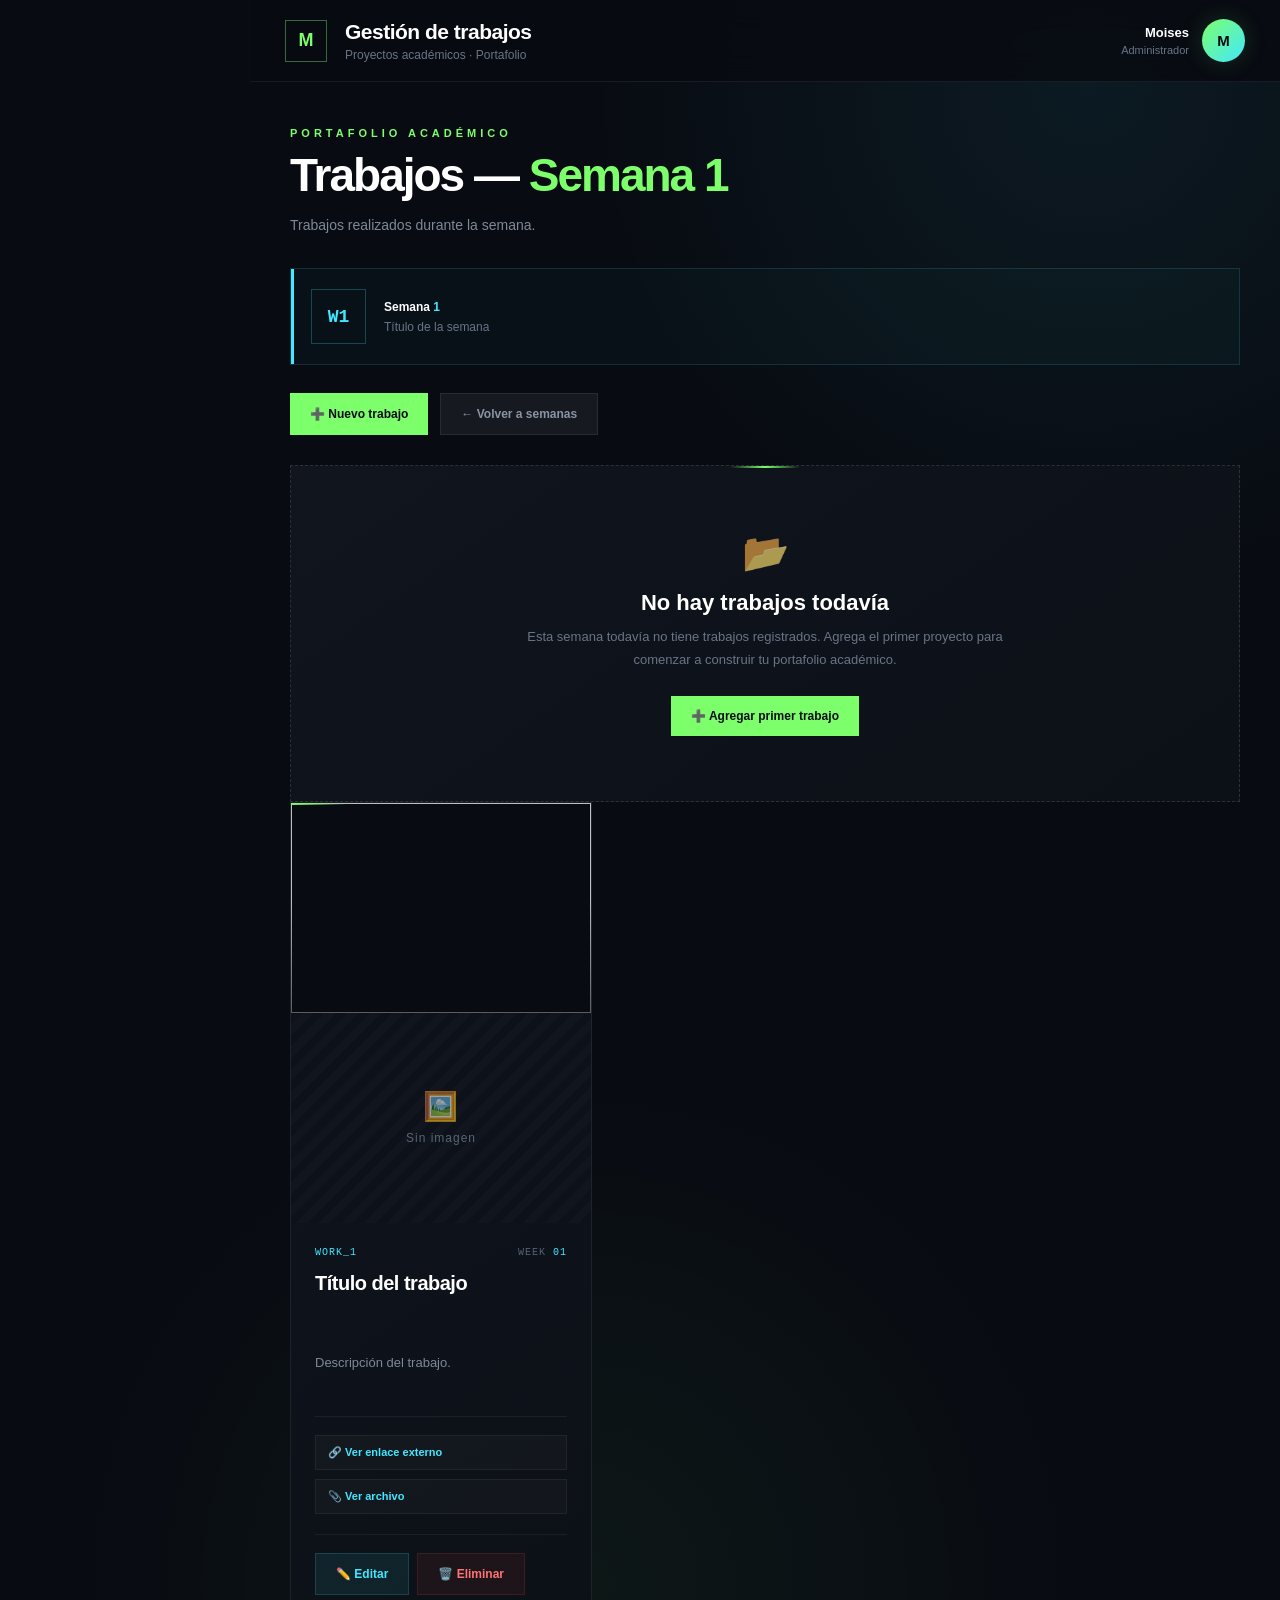
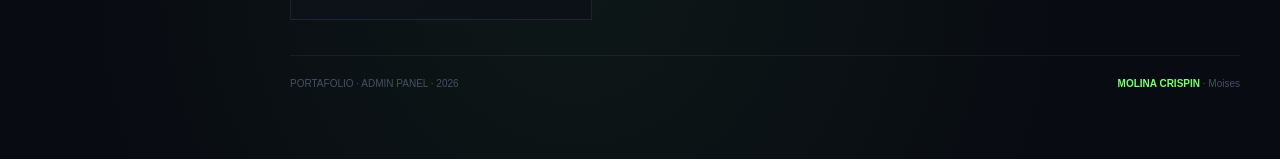
<file: src/main/resources/templates/admin/trabajos.html>
<!DOCTYPE html>
<html lang="es"
      xmlns:th="http://www.thymeleaf.org">

<head>

    <meta charset="UTF-8">

    <meta name="viewport"
          content="width=device-width, initial-scale=1.0">

    <title>
        Trabajos | Portafolio
    </title>

    <style>

        * {
            margin: 0;
            padding: 0;
            box-sizing: border-box;
        }

        body {
            font-family: Inter, Arial, Helvetica, sans-serif;
            background: #080b12;
            color: #ffffff;
            overflow-x: hidden;
        }

        /* =====================================================
           PÁGINA
           ===================================================== */

        .page {
            min-height: 100vh;

            background:
                    radial-gradient(
                            circle at 85% 5%,
                            rgba(66,232,255,.07),
                            transparent 25%
                    ),
                    radial-gradient(
                            circle at 45% 90%,
                            rgba(124,255,107,.05),
                            transparent 30%
                    );
        }

        /* =====================================================
           CONTENIDO
           ===================================================== */

        .main {
            margin-left: 250px;
            min-height: 100vh;
        }

        .content {
            padding: 45px 40px 70px;
            max-width: 1350px;
        }

        /* =====================================================
           TOPBAR
           ===================================================== */

        .topbar {
            height: 82px;
            padding: 0 35px;

            display: flex;
            align-items: center;
            justify-content: space-between;

            background: rgba(8,11,18,.88);
            border-bottom: 1px solid rgba(255,255,255,.07);

            position: sticky;
            top: 0;
            z-index: 100;

            backdrop-filter: blur(15px);
        }

        .topbar-left {
            display: flex;
            align-items: center;
            gap: 18px;
        }

        .topbar-mark {
            width: 42px;
            height: 42px;

            display: flex;
            align-items: center;
            justify-content: center;

            border: 1px solid rgba(124,255,107,.4);

            color: #7cff6b;

            font-size: 18px;
            font-weight: 900;
        }

        .topbar-left h1 {
            font-size: 21px;
            font-weight: 800;
            letter-spacing: -.5px;
        }

        .topbar-left span {
            display: block;
            margin-top: 4px;

            color: #697587;
            font-size: 12px;
        }

        .admin {
            display: flex;
            align-items: center;
            gap: 13px;
        }

        .admin-info {
            text-align: right;
        }

        .admin-name {
            display: block;

            color: #ffffff;
            font-size: 13px;
            font-weight: 700;
        }

        .admin-role {
            display: block;
            margin-top: 4px;

            color: #697587;
            font-size: 11px;
        }

        .avatar {
            width: 43px;
            height: 43px;

            display: flex;
            align-items: center;
            justify-content: center;

            border-radius: 50%;

            background:
                    linear-gradient(
                            135deg,
                            #7cff6b,
                            #42e8ff
                    );

            color: #080b12;

            font-size: 15px;
            font-weight: 900;

            box-shadow:
                    0 0 25px rgba(124,255,107,.15);
        }

        /* =====================================================
           ENCABEZADO
           ===================================================== */

        .header {
            margin-bottom: 30px;
        }

        .header-label {
            display: block;

            color: #7cff6b;

            font-size: 11px;
            font-weight: 800;

            letter-spacing: 4px;

            margin-bottom: 12px;
        }

        .header h2 {
            font-size: clamp(30px, 4vw, 46px);

            line-height: 1.05;

            letter-spacing: -2px;

            margin-bottom: 14px;
        }

        .header h2 span {
            color: #7cff6b;
        }

        .header p {
            max-width: 700px;

            color: #7d8999;

            font-size: 14px;

            line-height: 1.8;
        }

        /* =====================================================
           INFORMACIÓN DE SEMANA
           ===================================================== */

        .semana-info {
            display: flex;
            align-items: center;
            gap: 18px;

            margin-bottom: 28px;
            padding: 20px;

            background: rgba(66,232,255,.025);

            border: 1px solid rgba(66,232,255,.14);

            position: relative;
        }

        .semana-info::before {
            content: "";

            width: 3px;
            height: 100%;

            position: absolute;
            left: 0;
            top: 0;

            background: #42e8ff;
        }

        .semana-numero {
            width: 55px;
            height: 55px;

            flex-shrink: 0;

            display: flex;
            align-items: center;
            justify-content: center;

            border: 1px solid rgba(66,232,255,.25);

            color: #42e8ff;

            font-family: monospace;
            font-size: 18px;
            font-weight: 900;
        }

        .semana-info strong {
            display: block;

            color: #ffffff;

            font-size: 12px;

            margin-bottom: 6px;
        }

        .semana-info strong span {
            color: #42e8ff;
        }

        .semana-titulo {
            color: #687486;

            font-size: 12px;
        }

        /* =====================================================
           BOTONES
           ===================================================== */

        .acciones {
            display: flex;

            gap: 12px;

            margin-bottom: 30px;

            flex-wrap: wrap;
        }

        .btn {
            display: inline-flex;

            align-items: center;
            justify-content: center;

            gap: 7px;

            padding: 13px 20px;

            border: none;

            font-size: 12px;
            font-weight: 800;

            text-decoration: none;

            cursor: pointer;

            transition: .3s;
        }

        .btn-nuevo {
            background: #7cff6b;
            color: #080b12;
        }

        .btn-nuevo:hover {
            background: #a0ff92;

            transform: translateY(-2px);

            box-shadow:
                    0 8px 25px
                    rgba(124,255,107,.15);
        }

        .btn-volver {
            background: rgba(255,255,255,.06);

            color: #8995a5;

            border: 1px solid rgba(255,255,255,.08);
        }

        .btn-volver:hover {
            color: #ffffff;

            border-color:
                    rgba(255,255,255,.2);

            transform: translateY(-2px);
        }

        /* =====================================================
           CONTENEDOR DE TRABAJOS
           ===================================================== */

        .trabajos-container {
            display: grid;

            grid-template-columns:
                    repeat(
                            auto-fill,
                            minmax(300px, 1fr)
                    );

            gap: 22px;
        }

        /* =====================================================
           TARJETA
           ===================================================== */

        .trabajo-card {
            position: relative;

            overflow: hidden;

            background:
                    linear-gradient(
                            145deg,
                            #10151e,
                            #0c1017
                    );

            border: 1px solid rgba(255,255,255,.07);

            transition:
                    transform .3s ease,
                    border-color .3s ease,
                    box-shadow .3s ease;
        }

        .trabajo-card::before {
            content: "";

            position: absolute;

            top: 0;
            left: 0;

            width: 55px;
            height: 2px;

            background:
                    linear-gradient(
                            90deg,
                            #7cff6b,
                            transparent
                    );

            z-index: 2;
        }

        .trabajo-card:hover {
            transform: translateY(-5px);

            border-color:
                    rgba(124,255,107,.22);

            box-shadow:
                    0 18px 45px
                    rgba(0,0,0,.25);
        }

        /* =====================================================
           IMAGEN
           ===================================================== */

        .imagen-wrapper {
            position: relative;

            overflow: hidden;

            background: #080b12;
        }

        .imagen-trabajo {
            width: 100%;
            height: 210px;

            object-fit: cover;

            display: block;

            transition:
                    transform .5s ease,
                    filter .5s ease;
        }

        .trabajo-card:hover .imagen-trabajo {
            transform: scale(1.04);

            filter: brightness(1.08);
        }

        .imagen-overlay {
            position: absolute;

            inset: 0;

            background:
                    linear-gradient(
                            to top,
                            rgba(8,11,18,.55),
                            transparent 55%
                    );

            pointer-events: none;
        }

        /* =====================================================
           SIN IMAGEN
           ===================================================== */

        .sin-imagen {
            width: 100%;
            height: 210px;

            display: flex;

            align-items: center;
            justify-content: center;

            flex-direction: column;

            gap: 8px;

            background:
                    repeating-linear-gradient(
                            135deg,
                            #0d121a,
                            #0d121a 8px,
                            #10151e 8px,
                            #10151e 16px
                    );

            color: #596575;

            font-size: 12px;

            letter-spacing: 1px;
        }

        .sin-imagen-icon {
            font-size: 28px;
            opacity: .6;
        }

        /* =====================================================
           CUERPO
           ===================================================== */

        .trabajo-body {
            padding: 24px;
        }

        .trabajo-meta {
            display: flex;

            align-items: center;
            justify-content: space-between;

            margin-bottom: 12px;

            color: #566273;

            font-family: monospace;
            font-size: 10px;

            letter-spacing: 1px;
        }

        .trabajo-meta span:first-child {
            color: #42e8ff;
        }

        .trabajo-body h2 {
            margin: 0 0 12px;

            color: #ffffff;

            font-size: 20px;

            line-height: 1.3;

            letter-spacing: -.5px;
        }

        .descripcion {
            color: #7d8999;

            line-height: 1.7;

            font-size: 13px;

            white-space: pre-line;

            margin: 0;
        }

        /* =====================================================
           RECURSOS
           ===================================================== */

        .recursos {
            display: flex;

            flex-direction: column;

            gap: 9px;

            margin-top: 20px;

            padding-top: 18px;

            border-top:
                    1px solid
                    rgba(255,255,255,.06);
        }

        .recursos a {
            display: flex;

            align-items: center;

            gap: 8px;

            padding: 10px 12px;

            background:
                    rgba(255,255,255,.025);

            border: 1px solid
            rgba(255,255,255,.06);

            color: #42e8ff;

            text-decoration: none;

            font-size: 11px;
            font-weight: 800;

            transition: .3s;
        }

        .recursos a:hover {
            color: #7cff6b;

            border-color:
                    rgba(124,255,107,.2);

            background:
                    rgba(124,255,107,.035);

            transform: translateX(3px);
        }

        /* =====================================================
           ACCIONES DE TARJETA
           ===================================================== */

        .acciones-card {
            display: flex;

            gap: 8px;

            margin-top: 20px;

            padding-top: 18px;

            border-top:
                    1px solid
                    rgba(255,255,255,.06);

            flex-wrap: wrap;
        }

        .btn-editar {
            background:
                    rgba(66,232,255,.08);

            color: #42e8ff;

            border:
                    1px solid
                    rgba(66,232,255,.16);
        }

        .btn-editar:hover {
            background:
                    rgba(66,232,255,.15);

            border-color:
                    rgba(66,232,255,.3);

            transform: translateY(-2px);
        }

        .btn-eliminar {
            background:
                    rgba(255,70,70,.07);

            color: #ff7373;

            border:
                    1px solid
                    rgba(255,70,70,.14);
        }

        .btn-eliminar:hover {
            background:
                    rgba(255,70,70,.14);

            border-color:
                    rgba(255,70,70,.28);

            transform: translateY(-2px);
        }

        /* =====================================================
           ESTADO VACÍO
           ===================================================== */

        .vacio {
            position: relative;

            padding: 65px 30px;

            text-align: center;

            background:
                    linear-gradient(
                            145deg,
                            #10151e,
                            #0c1017
                    );

            border:
                    1px dashed
                    rgba(255,255,255,.12);
        }

        .vacio::before {
            content: "";

            position: absolute;

            top: 0;
            left: 50%;

            width: 70px;
            height: 2px;

            transform: translateX(-50%);

            background:
                    linear-gradient(
                            90deg,
                            transparent,
                            #7cff6b,
                            transparent
                    );
        }

        .vacio-icon {
            font-size: 38px;

            margin-bottom: 15px;

            opacity: .65;
        }

        .vacio h2 {
            margin-bottom: 10px;

            color: #ffffff;

            font-size: 22px;
        }

        .vacio p {
            max-width: 500px;

            margin: 0 auto 25px;

            color: #697587;

            font-size: 13px;

            line-height: 1.7;
        }

        /* =====================================================
           FOOTER
           ===================================================== */

        .footer {
            margin-top: 35px;

            padding-top: 22px;

            border-top:
                    1px solid
                    rgba(255,255,255,.06);

            display: flex;

            align-items: center;
            justify-content: space-between;

            color: #465161;

            font-size: 10px;
        }

        .footer strong {
            color: #7cff6b;
        }

        /* =====================================================
           RESPONSIVE
           ===================================================== */

        @media (max-width: 1000px) {

            .content {
                padding: 35px 25px 60px;
            }

            .trabajos-container {
                grid-template-columns:
                        repeat(
                                auto-fill,
                                minmax(270px, 1fr)
                        );
            }

        }

        @media (max-width: 700px) {

            .main {
                margin-left: 0;
            }

            .topbar {
                height: 70px;
                padding: 0 18px;
            }

            .topbar-mark {
                display: none;
            }

            .topbar-left h1 {
                font-size: 18px;
            }

            .topbar-left span {
                display: none;
            }

            .admin-info {
                display: none;
            }

            .content {
                padding: 28px 18px 50px;
            }

            .header h2 {
                font-size: 32px;
            }

            .trabajos-container {
                grid-template-columns: 1fr;
            }

        }

        @media (max-width: 500px) {

            .content {
                padding: 22px 15px 40px;
            }

            .acciones {
                flex-direction: column;
            }

            .acciones .btn {
                width: 100%;
            }

            .semana-info {
                align-items: flex-start;
            }

            .semana-numero {
                width: 48px;
                height: 48px;
            }

            .trabajo-body {
                padding: 20px;
            }

            .acciones-card {
                flex-direction: column;
            }

            .acciones-card .btn {
                width: 100%;
            }

            .footer {
                flex-direction: column;

                align-items: flex-start;

                gap: 8px;
            }

        }

    </style>

</head>

<body>

<div class="page">

    <!-- =====================================================
         SIDEBAR
         ===================================================== -->

    <div th:replace="~{fragments/sidebar :: sidebar('trabajos')}"></div>


    <!-- =====================================================
         CONTENIDO PRINCIPAL
         ===================================================== -->

    <main class="main">


        <!-- =================================================
             TOPBAR
             ================================================= -->

        <header class="topbar">

            <div class="topbar-left">

                <div class="topbar-mark">
                    M
                </div>

                <div>

                    <h1>
                        Gestión de trabajos
                    </h1>

                    <span>
                        Proyectos académicos · Portafolio
                    </span>

                </div>

            </div>


            <div class="admin">

                <div class="admin-info">

                    <span class="admin-name">
                        Moises
                    </span>

                    <span class="admin-role">
                        Administrador
                    </span>

                </div>

                <div class="avatar">
                    M
                </div>

            </div>

        </header>


        <!-- =================================================
             CONTENIDO
             ================================================= -->

        <section class="content">


            <!-- =================================================
                 ENCABEZADO
                 ================================================= -->

            <div class="header">

                <span class="header-label">
                    PORTAFOLIO ACADÉMICO
                </span>

                <h2>

                    Trabajos —
                    <span>
                        Semana
                    </span>

                    <span th:text="${semana.numero}">
                        1
                    </span>

                </h2>

                <p th:text="${semana.titulo}">
                    Trabajos realizados durante la semana.
                </p>

            </div>


            <!-- =================================================
                 INFORMACIÓN DE SEMANA
                 ================================================= -->

            <div class="semana-info">

                <div class="semana-numero">

                    W<span th:text="${semana.numero}">
                        1
                    </span>

                </div>

                <div>

                    <strong>

                        Semana
                        <span th:text="${semana.numero}">
                            1
                        </span>

                    </strong>

                    <div
                            class="semana-titulo"
                            th:text="${semana.titulo}">

                        Título de la semana

                    </div>

                </div>

            </div>


            <!-- =================================================
                 BOTONES
                 ================================================= -->

            <div class="acciones">

                <a
                        class="btn btn-nuevo"
                        th:href="@{/admin/trabajos/nuevo/{id}(id=${semana.id})}">

                    ➕
                    Nuevo trabajo

                </a>


                <a
                        class="btn btn-volver"
                        th:href="@{/admin/semanas}">

                    ←
                    Volver a semanas

                </a>

            </div>


            <!-- =================================================
                 SIN TRABAJOS
                 ================================================= -->

            <div
                    class="vacio"
                    th:if="${#lists.isEmpty(trabajos)}">

                <div class="vacio-icon">
                    📂
                </div>

                <h2>
                    No hay trabajos todavía
                </h2>

                <p>
                    Esta semana todavía no tiene trabajos registrados.
                    Agrega el primer proyecto para comenzar a construir
                    tu portafolio académico.
                </p>

                <a
                        class="btn btn-nuevo"
                        th:href="@{/admin/trabajos/nuevo/{id}(id=${semana.id})}">

                    ➕
                    Agregar primer trabajo

                </a>

            </div>


            <!-- =================================================
                 LISTA DE TRABAJOS
                 ================================================= -->

            <div
                    class="trabajos-container"
                    th:unless="${#lists.isEmpty(trabajos)}">


                <!-- =================================================
                     TARJETA
                     ================================================= -->

                <article
                        class="trabajo-card"
                        th:each="trabajo, iter : ${trabajos}">


                    <!-- =================================================
                         IMAGEN
                         ================================================= -->

                    <div
                            class="imagen-wrapper"
                            th:if="${trabajo.imagen != null and !trabajo.imagen.isEmpty()}">

                       <img
                            class="imagen-trabajo"
                            th:src="${trabajo.imagen}"
                            th:alt="${trabajo.titulo}">

                        <div class="imagen-overlay"></div>

                    </div>


                    <!-- SIN IMAGEN -->

                    <div
                            class="sin-imagen"
                            th:unless="${trabajo.imagen != null and !trabajo.imagen.isEmpty()}">

                        <div class="sin-imagen-icon">
                            🖼️
                        </div>

                        Sin imagen

                    </div>


                    <!-- =================================================
                         INFORMACIÓN
                         ================================================= -->

                    <div class="trabajo-body">


                        <div class="trabajo-meta">

                            <span
                                    th:text="'WORK_' + ${iter.index + 1}">
                                WORK_1
                            </span>

                            <span>
                                WEEK
                                <span th:text="${semana.numero}">
                                    01
                                </span>
                            </span>

                        </div>


                        <!-- TÍTULO -->

                        <h2 th:text="${trabajo.titulo}">

                            Título del trabajo

                        </h2>


                        <!-- DESCRIPCIÓN -->

                        <p
                                class="descripcion"
                                th:if="${trabajo.descripcion != null and !trabajo.descripcion.isEmpty()}"
                                th:text="${trabajo.descripcion}">

                            Descripción del trabajo.

                        </p>


                        <!-- =================================================
                             RECURSOS
                             ================================================= -->

                        <div
                                class="recursos"
                                th:if="${(trabajo.enlace != null and !trabajo.enlace.isEmpty()) or
                                        (trabajo.archivo != null and !trabajo.archivo.isEmpty())}">


                            <!-- ENLACE -->

                            <a
                                    th:if="${trabajo.enlace != null and !trabajo.enlace.isEmpty()}"
                                    th:href="${trabajo.enlace}"
                                    target="_blank"
                                    rel="noopener noreferrer">

                                🔗
                                Ver enlace externo

                            </a>


                            <!-- ARCHIVO -->

<a th:if="${trabajo.archivo != null and !trabajo.archivo.isEmpty()}"
   th:href="@{/admin/trabajos/ver-archivo(url=${trabajo.archivo}, nombre=${trabajo.titulo})}"
   target="_blank"
   rel="noopener noreferrer">
    📎
    Ver archivo
</a>
                        </div>


                        <!-- =================================================
                             ACCIONES
                             ================================================= -->

                        <div class="acciones-card">


                            <!-- EDITAR -->

                            <a
                                    class="btn btn-editar"
                                    th:href="@{/admin/trabajos/editar/{id}(id=${trabajo.id})}">

                                ✏️
                                Editar

                            </a>


                            <!-- ELIMINAR -->

                            <a
                                    class="btn btn-eliminar"
                                    th:href="@{/admin/trabajos/eliminar/{id}(id=${trabajo.id})}"
                                    onclick="return confirm('¿Seguro que deseas eliminar este trabajo?');">

                                🗑️
                                Eliminar

                            </a>

                        </div>


                    </div>

                </article>


            </div>


            <!-- =================================================
                 FOOTER
                 ================================================= -->

            <div class="footer">

                <span>
                    PORTAFOLIO · ADMIN PANEL · 2026
                </span>

                <span>

                    <strong>
                        MOLINA CRISPIN
                    </strong>

                    · Moises

                </span>

            </div>


        </section>

    </main>

</div>

</body>

</html>
</file>
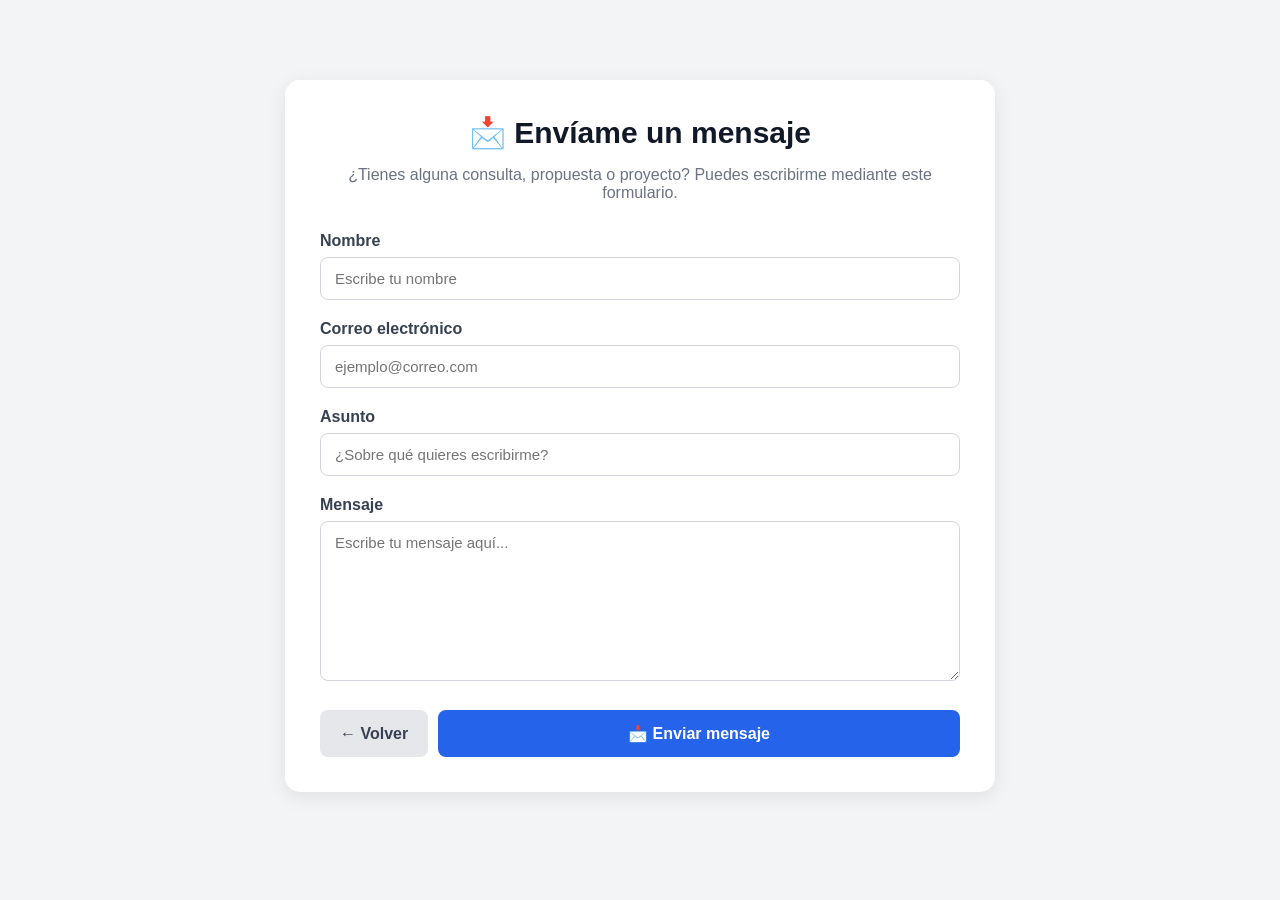
<file: src/main/resources/templates/publico/mensaje.html>
<!DOCTYPE html>
<html lang="es" xmlns:th="http://www.thymeleaf.org">

<head>

    <meta charset="UTF-8">

    <meta name="viewport"
          content="width=device-width, initial-scale=1.0">

    <title>Enviar mensaje | Sebastián Rivas</title>

    <style>

        * {
            box-sizing: border-box;
        }

        body {
            margin: 0;
            font-family: Arial, sans-serif;
            background: #f3f4f6;
            color: #111827;
        }

        /* ==============================
           CONTENEDOR
           ============================== */

        .container {
            max-width: 750px;
            margin: 60px auto;
            padding: 20px;
        }

        /* ==============================
           TARJETA
           ============================== */

        .contact-card {
            background: white;
            padding: 35px;
            border-radius: 15px;
            box-shadow: 0 5px 20px rgba(0,0,0,0.08);
        }

        .contact-card h1 {
            margin-top: 0;
            margin-bottom: 10px;
            font-size: 30px;
            text-align: center;
        }

        .contact-card .description {
            text-align: center;
            color: #6b7280;
            margin-bottom: 30px;
        }

        /* ==============================
           FORMULARIO
           ============================== */

        .form-group {
            margin-bottom: 20px;
        }

        .form-group label {
            display: block;
            margin-bottom: 7px;
            font-weight: bold;
            color: #374151;
        }

        .form-group input,
        .form-group textarea {
            width: 100%;
            padding: 12px 14px;
            border: 1px solid #d1d5db;
            border-radius: 8px;
            font-size: 15px;
            font-family: Arial, sans-serif;
            outline: none;
        }

        .form-group input:focus,
        .form-group textarea:focus {
            border-color: #2563eb;
        }

        .form-group textarea {
            min-height: 160px;
            resize: vertical;
        }

        /* ==============================
           BOTONES
           ============================== */

        .buttons {
            display: flex;
            gap: 10px;
            margin-top: 25px;
        }

        .btn-send {
            flex: 1;
            border: none;
            background: #2563eb;
            color: white;
            padding: 14px;
            border-radius: 8px;
            font-size: 16px;
            font-weight: bold;
            cursor: pointer;
        }

        .btn-send:hover {
            background: #1d4ed8;
        }

        .btn-back {
            text-decoration: none;
            display: flex;
            align-items: center;
            justify-content: center;
            padding: 14px 20px;
            border-radius: 8px;
            background: #e5e7eb;
            color: #374151;
            font-weight: bold;
        }

        .btn-back:hover {
            background: #d1d5db;
        }

        /* ==============================
           RESPONSIVE
           ============================== */

        @media (max-width: 600px) {

            .container {
                margin: 20px auto;
            }

            .contact-card {
                padding: 25px 20px;
            }

            .buttons {
                flex-direction: column;
            }

        }

    </style>

</head>

<body>

<div class="container">

    <div class="contact-card">

        <h1>📩 Envíame un mensaje</h1>

        <p class="description">
            ¿Tienes alguna consulta, propuesta o proyecto?
            Puedes escribirme mediante este formulario.
        </p>


        <!-- ==============================
             FORMULARIO
             ============================== -->

        <form th:action="@{/mensaje/enviar}"
              method="post">

            <!-- NOMBRE -->

            <div class="form-group">

                <label for="nombre">
                    Nombre
                </label>

                <input
                        type="text"
                        id="nombre"
                        name="nombre"
                        placeholder="Escribe tu nombre"
                        required>

            </div>


            <!-- CORREO -->

            <div class="form-group">

                <label for="correo">
                    Correo electrónico
                </label>

                <input
                        type="email"
                        id="correo"
                        name="correo"
                        placeholder="ejemplo@correo.com"
                        required>

            </div>


            <!-- ASUNTO -->

            <div class="form-group">

                <label for="asunto">
                    Asunto
                </label>

                <input
                        type="text"
                        id="asunto"
                        name="asunto"
                        placeholder="¿Sobre qué quieres escribirme?"
                        required>

            </div>


            <!-- MENSAJE -->

            <div class="form-group">

                <label for="mensaje">
                    Mensaje
                </label>

                <textarea
                        id="mensaje"
                        name="mensaje"
                        placeholder="Escribe tu mensaje aquí..."
                        required></textarea>

            </div>


            <!-- BOTONES -->

            <div class="buttons">

                <a href="/"
                   class="btn-back">
                    ← Volver
                </a>

                <button
                        type="submit"
                        class="btn-send">
                    📩 Enviar mensaje
                </button>

            </div>

        </form>

    </div>

</div>

</body>

</html>
</file>
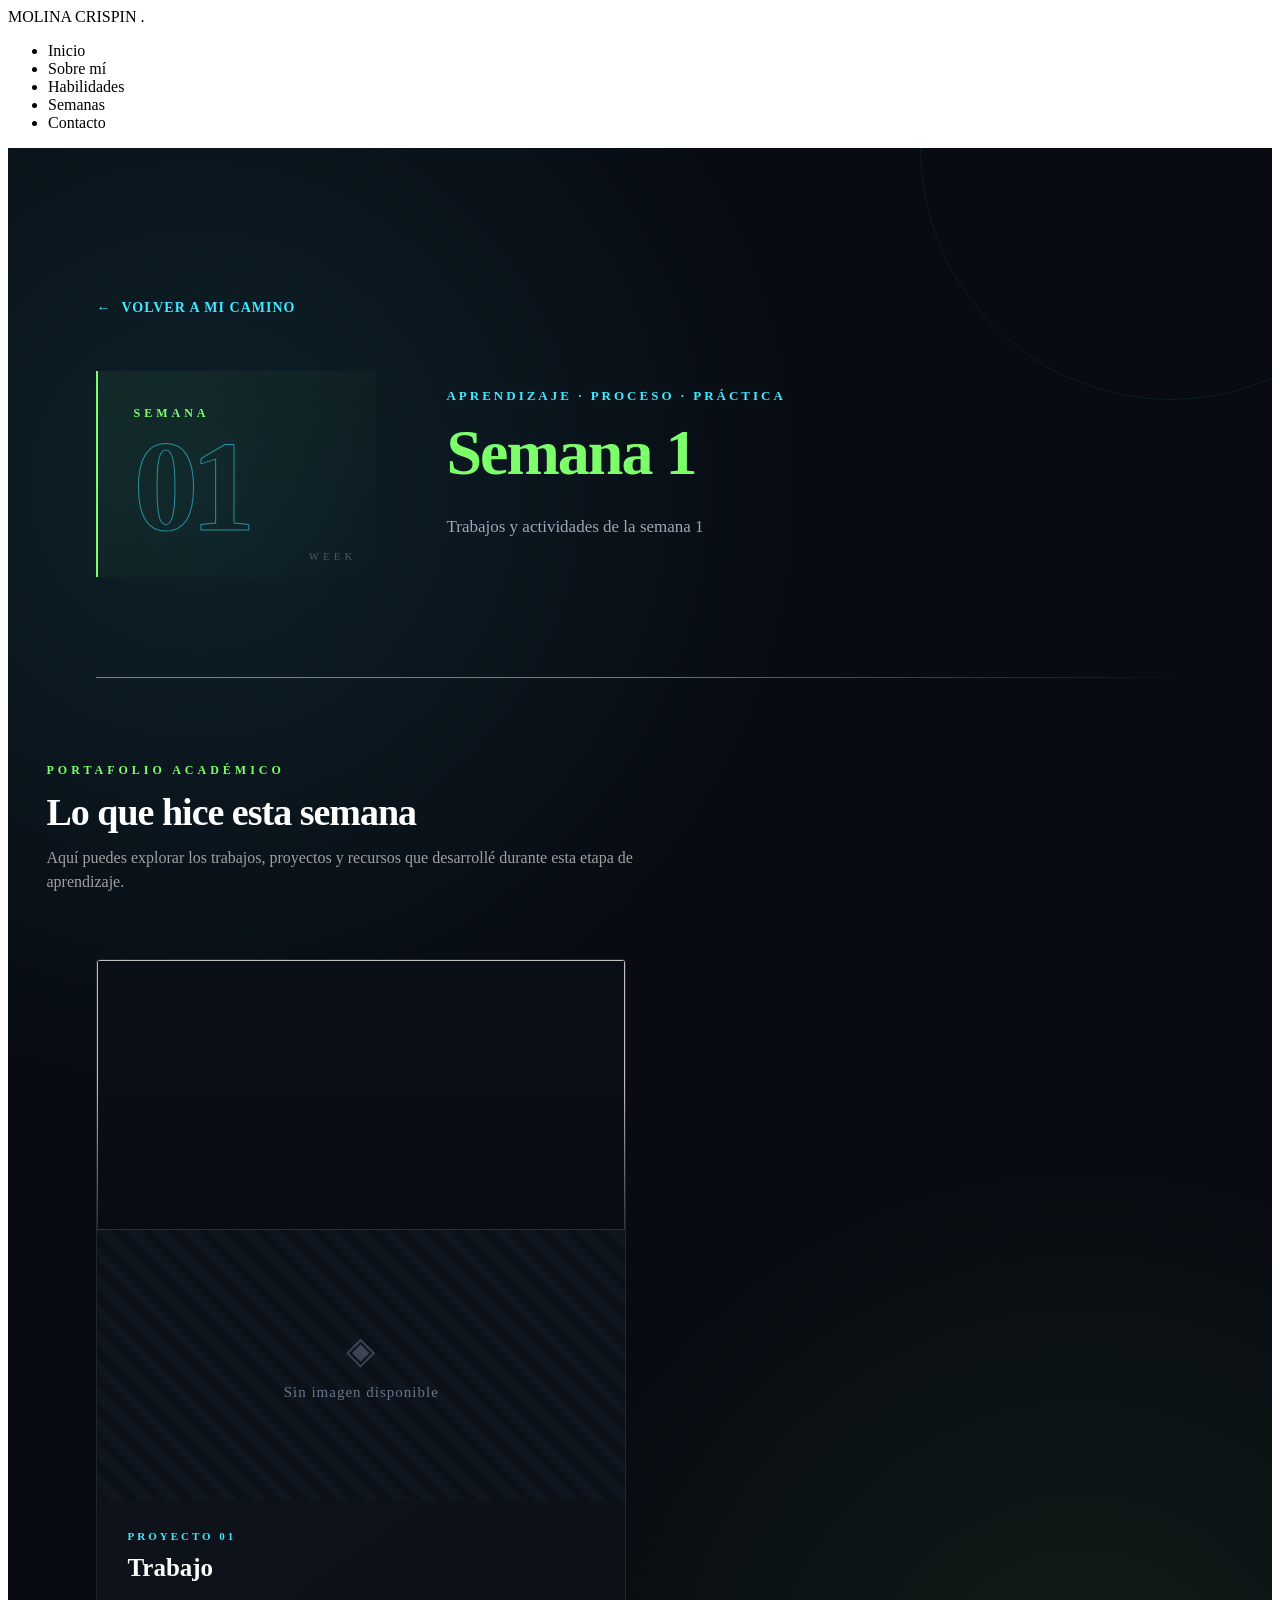
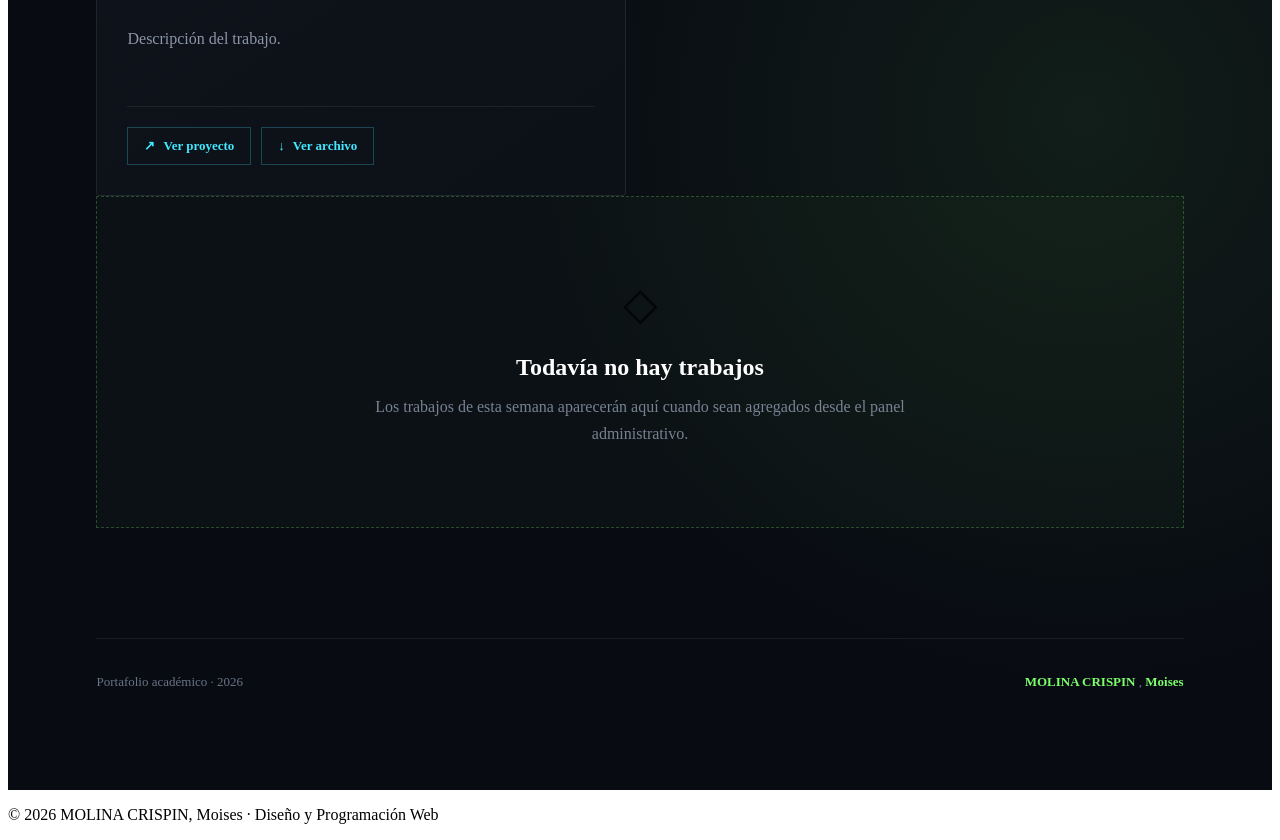
<file: src/main/resources/templates/publico/semana.html>
<!DOCTYPE html>
<html lang="es"
      xmlns:th="http://www.thymeleaf.org">

<head>

    <meta charset="UTF-8">

    <meta name="viewport"
          content="width=device-width, initial-scale=1.0">

    <title th:text="'Semana ' + ${semana.numero} + ' | ' + ${perfil.apellidos} + ', ' + ${perfil.nombre}">
        Semana 1 | MOLINA CRISPIN, Moises
    </title>

    <link rel="stylesheet"
          th:href="@{/css/publico.css}">

    <style>

        /* =====================================================
           PÁGINA DE SEMANA
           ===================================================== */

        .week-page {

            min-height: 100vh;

            padding: 150px 7% 100px;

            background:
                    radial-gradient(
                            circle at 15% 15%,
                            rgba(66, 232, 255, .10),
                            transparent 28%
                    ),
                    radial-gradient(
                            circle at 85% 70%,
                            rgba(124, 255, 107, .08),
                            transparent 30%
                    ),
                    #080b12;

            position: relative;

            overflow: hidden;
        }


        .week-page::before {

            content: "";

            position: absolute;

            width: 500px;
            height: 500px;

            border: 1px solid rgba(66, 232, 255, .08);

            border-radius: 50%;

            top: -250px;
            right: -150px;

        }


        .week-container {

            max-width: 1250px;

            margin: auto;

            position: relative;

            z-index: 2;

        }


        /* =====================================================
           BOTÓN VOLVER
           ===================================================== */

        .week-back {

            display: inline-flex;

            align-items: center;

            gap: 10px;

            color: #42e8ff;

            text-decoration: none;

            font-size: 14px;

            font-weight: 700;

            letter-spacing: 1px;

            margin-bottom: 55px;

            transition: .3s;

        }


        .week-back:hover {

            color: #7cff6b;

            transform: translateX(-6px);

        }


        /* =====================================================
           CABECERA
           ===================================================== */

        .week-intro {

            display: grid;

            grid-template-columns: 280px 1fr;

            gap: 70px;

            align-items: center;

            margin-bottom: 100px;

        }


        /* =====================================================
           NÚMERO
           ===================================================== */

        .week-number-box {

            position: relative;

            padding: 35px;

            border-left: 2px solid #7cff6b;

            background:
                    linear-gradient(
                            135deg,
                            rgba(124, 255, 107, .06),
                            transparent
                    );

        }


        .week-label {

            display: block;

            color: #7cff6b;

            font-size: 12px;

            font-weight: 800;

            letter-spacing: 4px;

            margin-bottom: 10px;

        }


        .week-number {

            font-size: 130px;

            line-height: .85;

            font-weight: 900;

            color: transparent;

            -webkit-text-stroke: 1px rgba(66, 232, 255, .55);

            letter-spacing: -8px;

        }


        .week-number-box::after {

            content: "WEEK";

            position: absolute;

            bottom: 15px;

            right: 20px;

            font-size: 11px;

            letter-spacing: 4px;

            color: rgba(255,255,255,.25);

        }


        /* =====================================================
           INFORMACIÓN
           ===================================================== */

        .week-information {

            max-width: 800px;

        }


        .week-information .mini-title {

            color: #42e8ff;

            font-size: 13px;

            font-weight: 800;

            letter-spacing: 3px;

            margin-bottom: 15px;

        }


        .week-information h1 {

            margin: 0 0 25px;

            color: #7cff6b;

            font-size: clamp(38px, 5vw, 68px);

            line-height: 1.05;

            letter-spacing: -2px;

        }


        .week-description {

            color: #9ca8b8;

            font-size: 17px;

            line-height: 1.9;

            max-width: 720px;

        }


        /* =====================================================
           LÍNEA DECORATIVA
           ===================================================== */

        .week-line {

            width: 100%;

            height: 1px;

            background:
                    linear-gradient(
                            90deg,
                            #7cff6b,
                            #42e8ff,
                            transparent
                    );

            margin-bottom: 65px;

            opacity: .6;

        }


        /* =====================================================
           ENCABEZADO TRABAJOS
           ===================================================== */

        .works-heading {

            display: flex;

            justify-content: space-between;

            align-items: end;

            gap: 30px;

            margin-bottom: 45px;

        }


        .works-heading small {

            display: block;

            color: #7cff6b;

            font-size: 12px;

            font-weight: 800;

            letter-spacing: 4px;

            margin-bottom: 12px;

        }


        .works-heading h2 {

            margin: 0;

            color: white;

            font-size: 38px;

            letter-spacing: -1px;

        }


        .works-heading p {

            margin: 0;

            color: #687486;

            max-width: 350px;

            line-height: 1.6;

            text-align: right;

        }


        /* =====================================================
           GRID DE TRABAJOS
           ===================================================== */

        .works-grid {

            display: grid;

            grid-template-columns:
                repeat(12, 1fr);

            gap: 28px;

        }


        /* =====================================================
           TARJETA
           ===================================================== */

        .work-card {

            grid-column: span 6;

            background:
                    linear-gradient(
                            145deg,
                            #10151e,
                            #0c1017
                    );

            border: 1px solid rgba(255,255,255,.08);

            border-radius: 4px;

            overflow: hidden;

            position: relative;

            transition:
                    transform .4s ease,
                    border-color .4s ease,
                    box-shadow .4s ease;

        }


        .work-card:nth-child(3n) {

            grid-column: 3 / span 8;

        }


        .work-card:hover {

            transform: translateY(-8px);

            border-color: rgba(124,255,107,.45);

            box-shadow:
                    0 25px 60px rgba(0,0,0,.35);

        }


        /* =====================================================
           IMAGEN
           ===================================================== */

        .work-image-container {

            position: relative;

            height: 270px;

            overflow: hidden;

            background: #0a0e15;

        }


        .work-image {

            width: 100%;

            height: 100%;

            object-fit: cover;

            display: block;

            transition: transform .6s ease;

        }


        .work-card:hover .work-image {

            transform: scale(1.05);

        }


        .image-overlay {

            position: absolute;

            inset: 0;

            background:
                    linear-gradient(
                            to bottom,
                            transparent 45%,
                            rgba(8,11,18,.8)
                    );

            pointer-events: none;

        }


        /* =====================================================
           SIN IMAGEN
           ===================================================== */

        .no-image {

            height: 270px;

            display: flex;

            flex-direction: column;

            align-items: center;

            justify-content: center;

            background:
                    repeating-linear-gradient(
                            45deg,
                            #0c1119,
                            #0c1119 10px,
                            #101620 10px,
                            #101620 20px
                    );

            color: #687486;

            font-size: 15px;

            letter-spacing: 1px;

        }


        .no-image-icon {

            font-size: 38px;

            margin-bottom: 12px;

            opacity: .5;

        }


        /* =====================================================
           CONTENIDO
           ===================================================== */

        .work-content {

            padding: 30px;

        }


        .work-index {

            color: #42e8ff;

            font-size: 11px;

            font-weight: 800;

            letter-spacing: 3px;

            margin-bottom: 12px;

        }


        .work-content h3 {

            margin: 0 0 15px;

            color: #ffffff;

            font-size: 25px;

        }


        .work-content p {

            margin: 0 0 25px;

            color: #8b96a7;

            line-height: 1.75;

            white-space: pre-line;

        }


        /* =====================================================
           RECURSOS
           ===================================================== */

        .work-resources {

            display: flex;

            flex-wrap: wrap;

            gap: 10px;

            padding-top: 20px;

            border-top: 1px solid rgba(255,255,255,.07);

        }


        .work-link {

            display: inline-flex;

            align-items: center;

            gap: 8px;

            padding: 10px 16px;

            border: 1px solid rgba(66,232,255,.25);

            color: #42e8ff;

            text-decoration: none;

            font-size: 13px;

            font-weight: 700;

            transition: .3s;

        }


        .work-link:hover {

            background: #42e8ff;

            color: #080b12;

            border-color: #42e8ff;

        }


        /* =====================================================
           SIN TRABAJOS
           ===================================================== */

        .no-works {

            border: 1px dashed rgba(124,255,107,.25);

            padding: 80px 30px;

            text-align: center;

            background: rgba(124,255,107,.025);

        }


        .no-works .icon {

            font-size: 45px;

            margin-bottom: 20px;

            opacity: .7;

        }


        .no-works h3 {

            color: white;

            font-size: 24px;

            margin-bottom: 12px;

        }


        .no-works p {

            color: #778294;

            max-width: 550px;

            margin: auto;

            line-height: 1.7;

        }


        /* =====================================================
           FOOTER DE SEMANA
           ===================================================== */

        .week-end {

            margin-top: 110px;

            padding-top: 35px;

            border-top: 1px solid rgba(255,255,255,.08);

            display: flex;

            justify-content: space-between;

            align-items: center;

            gap: 30px;

        }


        .week-end span {

            color: #687486;

            font-size: 13px;

        }


        .week-end strong {

            color: #7cff6b;

            font-weight: 700;

        }


        /* =====================================================
           RESPONSIVE
           ===================================================== */

        @media (max-width: 900px) {

            .week-intro {

                grid-template-columns: 1fr;

                gap: 30px;

            }


            .week-number-box {

                width: fit-content;

            }


            .week-number {

                font-size: 100px;

            }


            .work-card,

            .work-card:nth-child(3n) {

                grid-column: span 12;

            }


            .works-heading {

                align-items: start;

                flex-direction: column;

            }


            .works-heading p {

                text-align: left;

            }

        }


        @media (max-width: 600px) {

            .week-page {

                padding: 120px 20px 70px;

            }


            .week-back {

                margin-bottom: 35px;

            }


            .week-intro {

                margin-bottom: 70px;

            }


            .week-number {

                font-size: 80px;

            }


            .week-information h1 {

                font-size: 38px;

            }


            .week-description {

                font-size: 15px;

            }


            .works-heading h2 {

                font-size: 30px;

            }


            .work-image-container,

            .no-image {

                height: 220px;

            }


            .work-content {

                padding: 24px;

            }


            .week-end {

                flex-direction: column;

                align-items: flex-start;

            }

        }

    </style>

</head>


<body>


<!-- =====================================================
     NAVBAR
     ===================================================== -->

<header class="navbar">

    <div class="logo">

        <span th:text="${perfil.apellidos}">
            MOLINA CRISPIN
        </span>

        <span>.</span>

    </div>


    <nav>

        <ul class="nav-links">

            <li>
                <a th:href="@{/#inicio}">
                    Inicio
                </a>
            </li>

            <li>
                <a th:href="@{/#sobre-mi}">
                    Sobre mí
                </a>
            </li>

            <li>
                <a th:href="@{/#habilidades}">
                    Habilidades
                </a>
            </li>

            <li>
                <a th:href="@{/#semanas}">
                    Semanas
                </a>
            </li>

            <li>
                <a th:href="@{/#contacto}">
                    Contacto
                </a>
            </li>

        </ul>

    </nav>

</header>


<!-- =====================================================
     CONTENIDO
     ===================================================== -->

<main class="week-page">

    <div class="week-container">


        <!-- VOLVER -->

        <a th:href="@{/#semanas}"
           class="week-back">

            <span>←</span>

            VOLVER A MI CAMINO

        </a>


        <!-- =================================================
             CABECERA
             ================================================= -->

        <section class="week-intro">


            <!-- NÚMERO -->

            <div class="week-number-box">

                <span class="week-label">
                    SEMANA
                </span>

                <div
                        class="week-number"
                        th:text="${semana.numero < 10
                                ? '0' + semana.numero
                                : semana.numero}">

                    01

                </div>

            </div>


            <!-- INFORMACIÓN -->

            <div class="week-information">

                <div class="mini-title">

                    APRENDIZAJE · PROCESO · PRÁCTICA

                </div>


                <h1 th:text="'Semana ' + ${semana.numero}">
                    Semana 1
                </h1>


                <p
                        class="week-description"
                        th:text="${semana.descripcion}">

                    Trabajos y actividades de la semana 1

                </p>

            </div>

        </section>


        <!-- LÍNEA -->

        <div class="week-line"></div>


<!-- =================================================

     TRABAJOS

     ================================================= -->



        <section style="padding-top: 20px; padding-bottom: 20px;">



            <div class="works-heading" style="padding-left: 0 !important; margin-left: -50px;">



                <div style="width: 100%;">



                    <small>

                        PORTAFOLIO ACADÉMICO

                    </small>



                    <h2>

                        Lo que hice esta semana

                    </h2>



                    <!-- Párrafo más extendido y fluido a lo ancho -->

                    <p style="margin-top: 12px; color: #a0a0a0; font-size: 1rem; line-height: 1.5; text-align: left; max-width: 650px;">

                        Aquí puedes explorar los trabajos, proyectos y recursos que desarrollé durante esta etapa de aprendizaje.

                    </p>



                </div>



            </div>

        </section>

         <!-- Cuadrícula limpia para las tarjetas -->
            <div class="works-grid"
                 th:if="${not #lists.isEmpty(trabajos)}">

                <article class="work-card" th:each="trabajo, iter : ${trabajos}">
                    
                    <!-- IMAGEN -->
                    <div class="work-image-container" th:if="${trabajo.imagen != null and !trabajo.imagen.isEmpty()}">
                        <img class="work-image" th:src="${trabajo.imagen}" th:alt="${trabajo.titulo}">
                        <div class="image-overlay"></div>
                    </div>

                    <!-- SIN IMAGEN -->
                    <div class="no-image" th:unless="${trabajo.imagen != null and !trabajo.imagen.isEmpty()}">
                        <div class="no-image-icon">◈</div>
                        Sin imagen disponible
                    </div>

                    <!-- CONTENIDO -->
                    <div class="work-content">
                        <div class="work-index"
                             th:text="'PROYECTO ' + (${iter.index + 1 < 10} ? '0' + (${iter.index + 1}) : (${iter.index + 1}))">
                            PROYECTO 01
                        </div>

                        <h3 th:text="${trabajo.titulo}">Trabajo</h3>

                        <p th:if="${trabajo.descripcion != null and !trabajo.descripcion.isEmpty()}"
                           th:text="${trabajo.descripcion}">
                            Descripción del trabajo.

                        </p>


                        <!-- RECURSOS -->

                        <div class="work-resources">


                            <!-- PROYECTO -->

                            <a
                                    th:if="${trabajo.enlace != null
                                    and !trabajo.enlace.isEmpty()}"

                                    th:href="${trabajo.enlace}"

                                    target="_blank"

                                    rel="noopener noreferrer"

                                    class="work-link">

                                <span>↗</span>

                                Ver proyecto

                            </a>


                          
    <!-- ARCHIVO -->
<a
    th:if="${trabajo.archivo != null and !trabajo.archivo.isEmpty()}"
    th:href="@{/admin/trabajos/ver-archivo(url=${trabajo.archivo}, nombre=${trabajo.titulo})}"
    target="_blank"
    rel="noopener noreferrer"
    class="work-link">

    <span>↓</span>

    Ver archivo

</a>


                        </div>

                    </div>


                </article>


            </div>


            <!-- =================================================
                 SIN TRABAJOS
                 ================================================= -->

            <div
                    class="no-works"

                    th:if="${#lists.isEmpty(trabajos)}">

                <div class="icon">
                    ◇
                </div>

                <h3>
                    Todavía no hay trabajos
                </h3>

                <p>

                    Los trabajos de esta semana aparecerán
                    aquí cuando sean agregados desde el
                    panel administrativo.

                </p>

            </div>


        </section>


        <!-- =================================================
             FINAL
             ================================================= -->

        <div class="week-end">

            <span>

                Portafolio académico · 2026

            </span>

            <span>

                <strong
                        th:text="${perfil.apellidos}">
                    MOLINA CRISPIN
                </strong>

                ,

                <strong
                        th:text="${perfil.nombre}">
                    Moises
                </strong>

            </span>

        </div>


    </div>

</main>


<!-- =====================================================
     FOOTER
     ===================================================== -->

<footer>

    <p>

        © 2026

        <span
                th:text="${perfil.apellidos + ', ' + perfil.nombre}">
            MOLINA CRISPIN, Moises
        </span>

        · Diseño y Programación Web

    </p>

</footer>


<!-- JAVASCRIPT -->

<script th:src="@{/js/publico.js}"></script>

</body>

</html>
</file>
